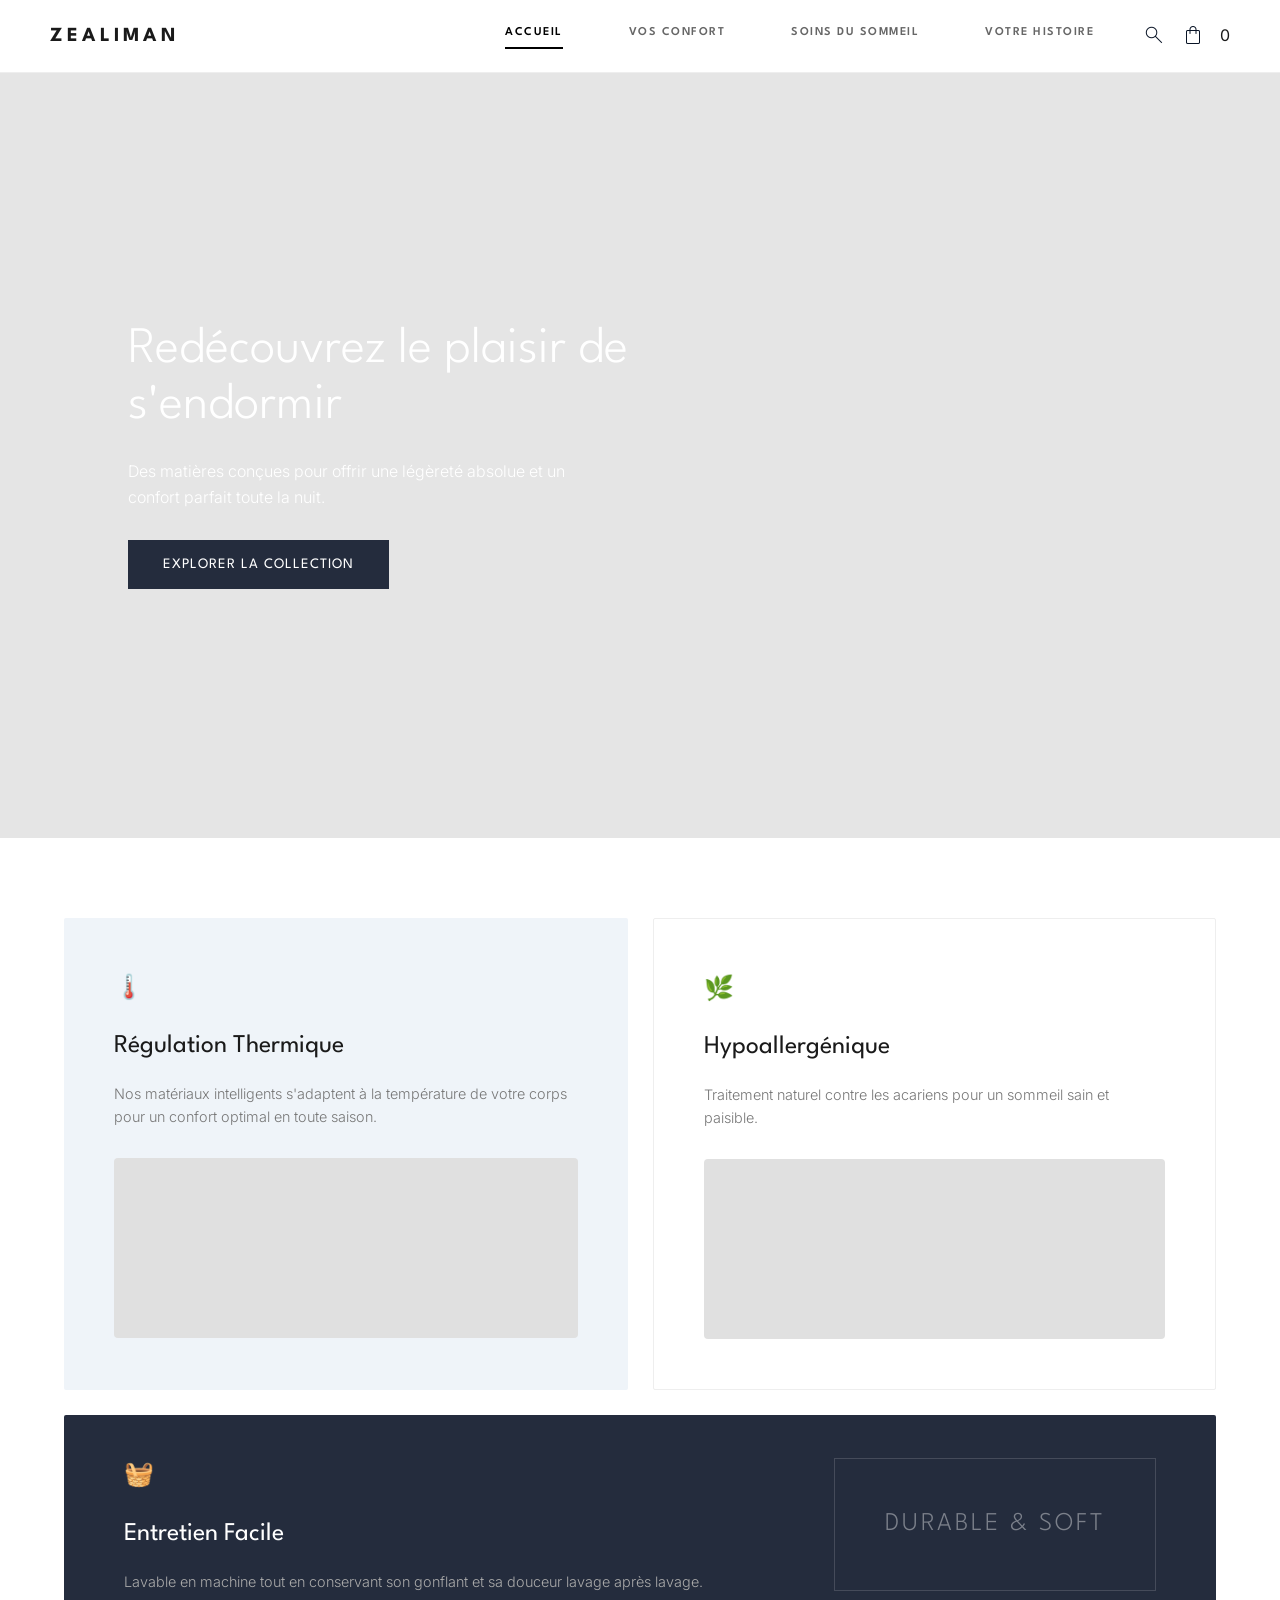
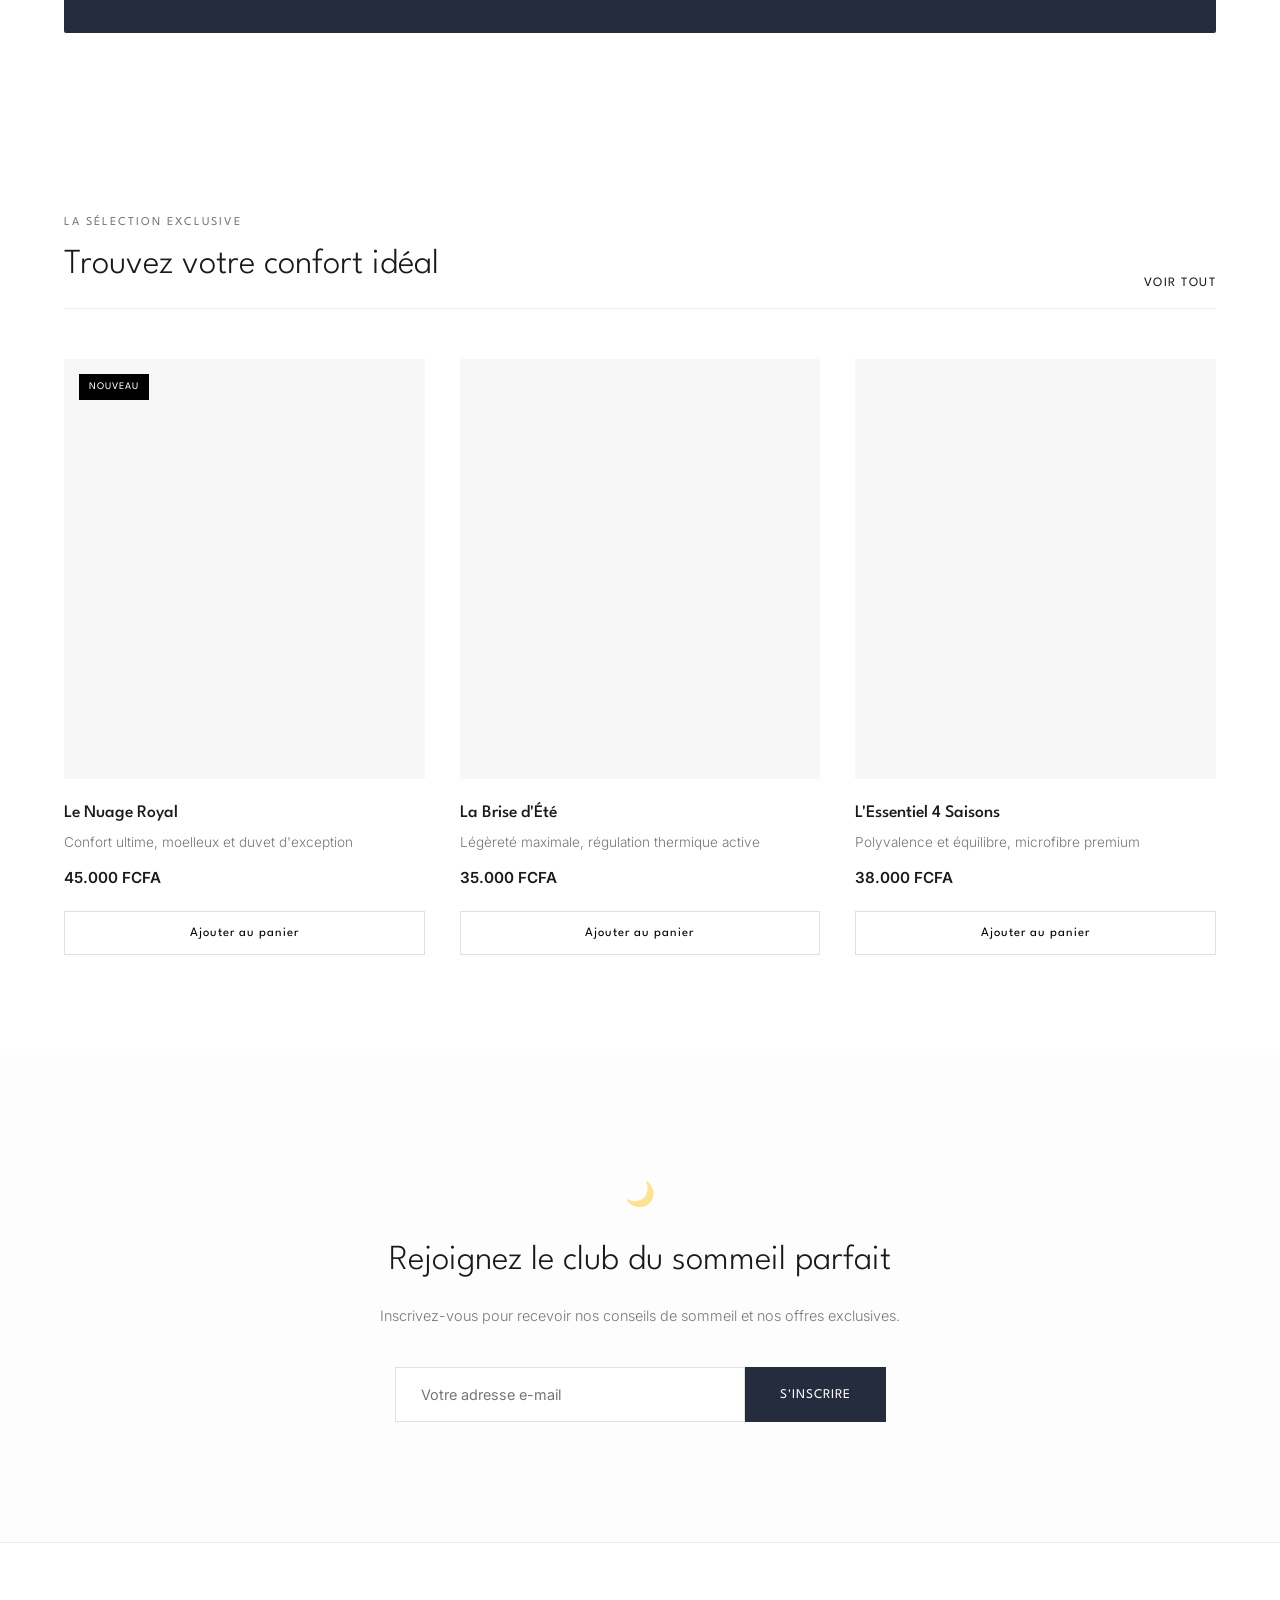
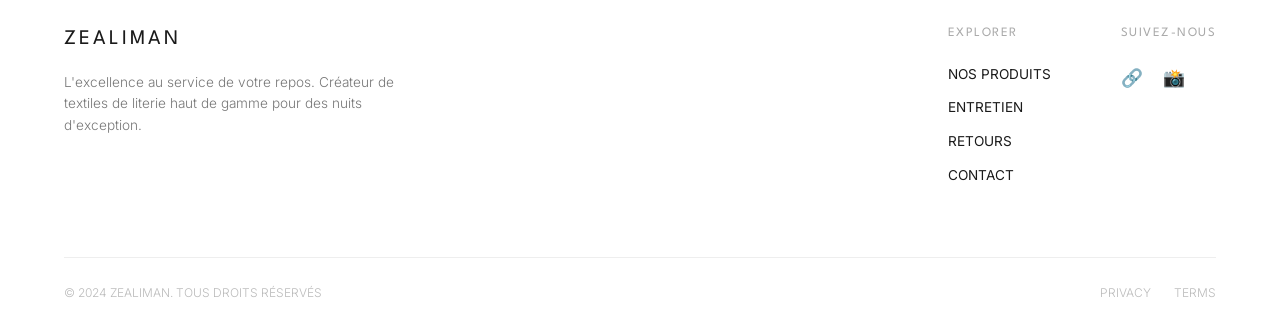
<file: Index.html>
<!DOCTYPE html>
<html lang="fr">

<head>
    <meta charset="UTF-8">
    <meta name="viewport" content="width=device-width, initial-scale=1.0">
    <title>ZEALIMAN | Redécouvrez le plaisir de s'endormir</title>
    <link rel="stylesheet" href="./Style.css">
    <link rel="preconnect" href="https://fonts.googleapis.com">
    <link rel="preconnect" href="https://fonts.gstatic.com" crossorigin>
    <link
        href="https://fonts.googleapis.com/css2?family=Inter:wght@300;400&family=League+Spartan:wght@300;400;500;600&display=swap"
        rel="stylesheet">

    <link rel="stylesheet"
        href="https://fonts.googleapis.com/css2?family=Material+Symbols+Outlined:opsz,wght,FILL,GRAD@20..48,200..700,0..1,-50..200" />

        
</head>

<body>

    <header>
        <div class="logo">ZEALIMAN</div>
        <nav>
            <nav>
                <a href="#" class="active">ACCUEIL</a>
                <a href="./IMAGES /OUR DUVETS.html">  VOS CONFORT  </a>
                <a href="./IMAGES /SLEEP GUIDE.html"> SOINS DU SOMMEIL </a>
                <a href="./IMAGES /ABOUT.html"> VOTRE HISTOIRE </a>

            </nav>
            <div class="header-icons">
                <span class="material-symbols-outlined">search</span>
                <span class="material-symbols-outlined">shopping_bag</span>
                <span class="cart-count">0</span>
            </div>
        </nav>

    </header>


    
    </div>


    <section class="hero">
        <div class="hero-content">
            <h1>Redécouvrez le plaisir de s'endormir</h1>
            <p>Des matières conçues pour offrir une légèreté absolue et un confort parfait toute la nuit.</p>
            <button class="btn-dark">Explorer la collection</button>
        </div>
    </section>

    <section class="features">
        <div class="feature-grid">
            <div class="feature-card light-blue hover-animate">
                <span class="icon">🌡️</span>
                <h3>Régulation Thermique</h3>
                <p>Nos matériaux intelligents s'adaptent à la température de votre corps pour un confort optimal en
                    toute saison.</p>
                <div class="feature-img-placeholder texture-img">
                </div>
            </div>
            <div class="feature-card white hover-animate">
                <span class="icon">🌿</span>
                <h3>Hypoallergénique</h3>
                <p>Traitement naturel contre les acariens pour un sommeil sain et paisible.</p>
                <div class="feature-img-placeholder plant-img">
                </div>
            </div>
            <div class="feature-card dark-blue wide hover-animate">
                <div class="content">
                    <span class="icon">🧺</span>
                    <h3>Entretien Facile</h3>
                    <p>Lavable en machine tout en conservant son gonflant et sa douceur lavage après lavage.</p>
                </div>
                <div class="durable-badge">DURABLE & SOFT</div>
            </div>
        </div>
    </section>

    <section class="products">
        <div class="section-header">
            <div class="title-area">
                <p class="subtitle">LA SÉLECTION EXCLUSIVE</p>
                <h2>Trouvez votre confort idéal</h2>
            </div>
            <a href="#" class="view-all">VOIR TOUT</a>
        </div>

        <div class="product-grid">
            <div class="product-item hover-animate">
                <div class="product-img img1">
                    <span class="badge">NOUVEAU</span>
                </div>
                <h4>Le Nuage Royal</h4>
                <p class="desc">Confort ultime, moelleux et duvet d'exception</p>
                <p class="price">45.000 FCFA</p>
                <button class="btn-outline">Ajouter au panier</button>
            </div>
            <div class="product-item hover-animate">
                <div class="product-img img2">
                </div>
                <h4>La Brise d'Été</h4>
                <p class="desc">Légèreté maximale, régulation thermique active</p>
                <p class="price">35.000 FCFA</p>
                <button class="btn-outline">Ajouter au panier</button>
            </div>
            <div class="product-item hover-animate">
                <div class="product-img img3">
                </div>
                <h4>L'Essentiel 4 Saisons</h4>
                <p class="desc">Polyvalence et équilibre, microfibre premium</p>
                <p class="price">38.000 FCFA</p>
                <button class="btn-outline">Ajouter au panier</button>
            </div>
        </div>
    </section>

    <section class="newsletter">
        <span class="moon-icon">🌙</span>
        <h2>Rejoignez le club du sommeil parfait</h2>
        <p>Inscrivez-vous pour recevoir nos conseils de sommeil et nos offres exclusives.</p>
        <form class="newsletter-form">
            <input type="email" placeholder="Votre adresse e-mail" required>
            <button type="submit">S'INSCRIRE</button>
        </form>
    </section>

    <footer>
        <div class="footer-top">
            <div class="footer-brand">
                <h3>ZEALIMAN</h3>
                <p>L'excellence au service de votre repos. Créateur de textiles de literie haut de gamme pour des nuits
                    d'exception.</p>
            </div>
            <div class="footer-links">
                <div class="column">
                    <h4>EXPLORER</h4>
                    <a href="#">NOS PRODUITS</a>
                    <a href="#">ENTRETIEN</a>
                    <a href="#">RETOURS</a>
                    <a href="#">CONTACT</a>
                </div>
                <div class="column">
                    <h4>SUIVEZ-NOUS</h4>
                    <div class="socials">
                        <span class="icon-btn">🔗</span>
                        <span class="icon-btn">📸</span>
                    </div>
                </div>
            </div>
        </div>
        <div class="footer-bottom">
            <p>© 2024 ZEALIMAN. TOUS DROITS RÉSERVÉS</p>
            <div class="legal">
                <a href="#">PRIVACY</a>
                <a href="#">TERMS</a>
            </div>
        </div>
    </footer>

</body>

</html>
</file>
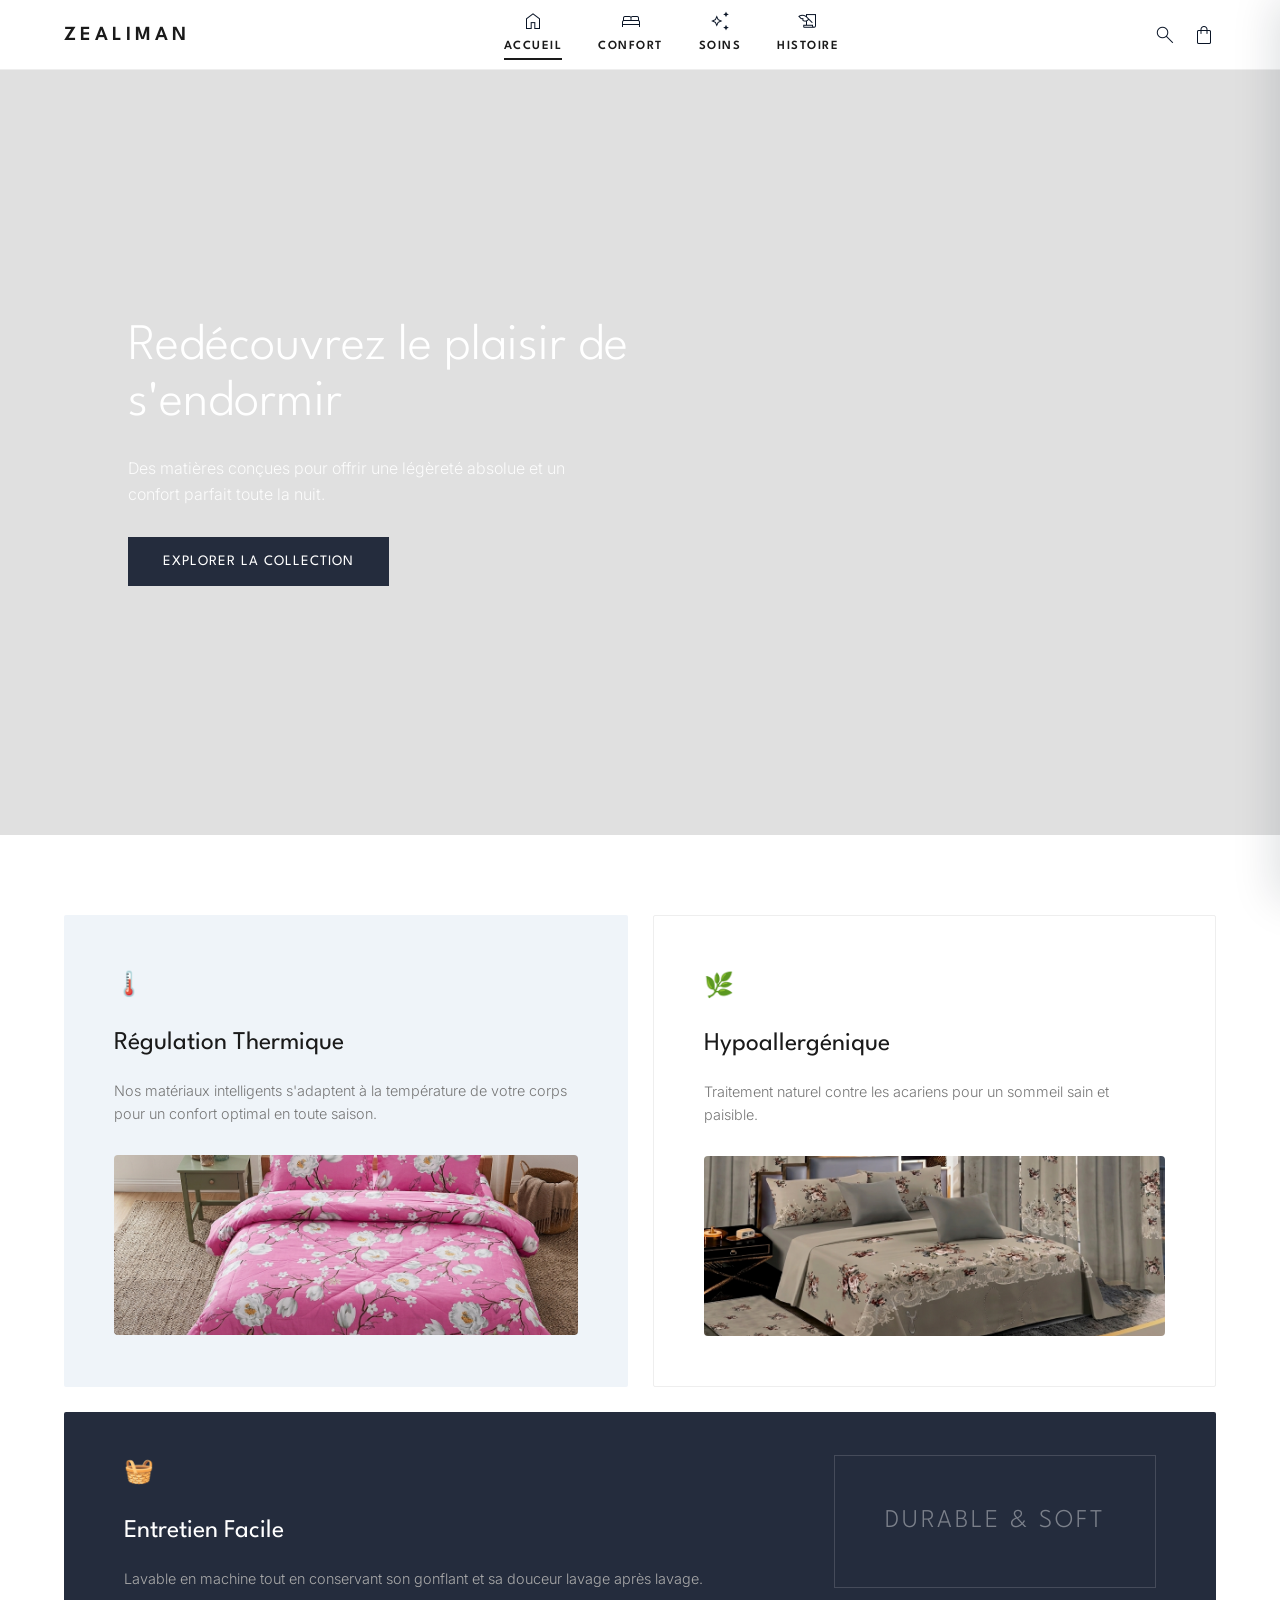
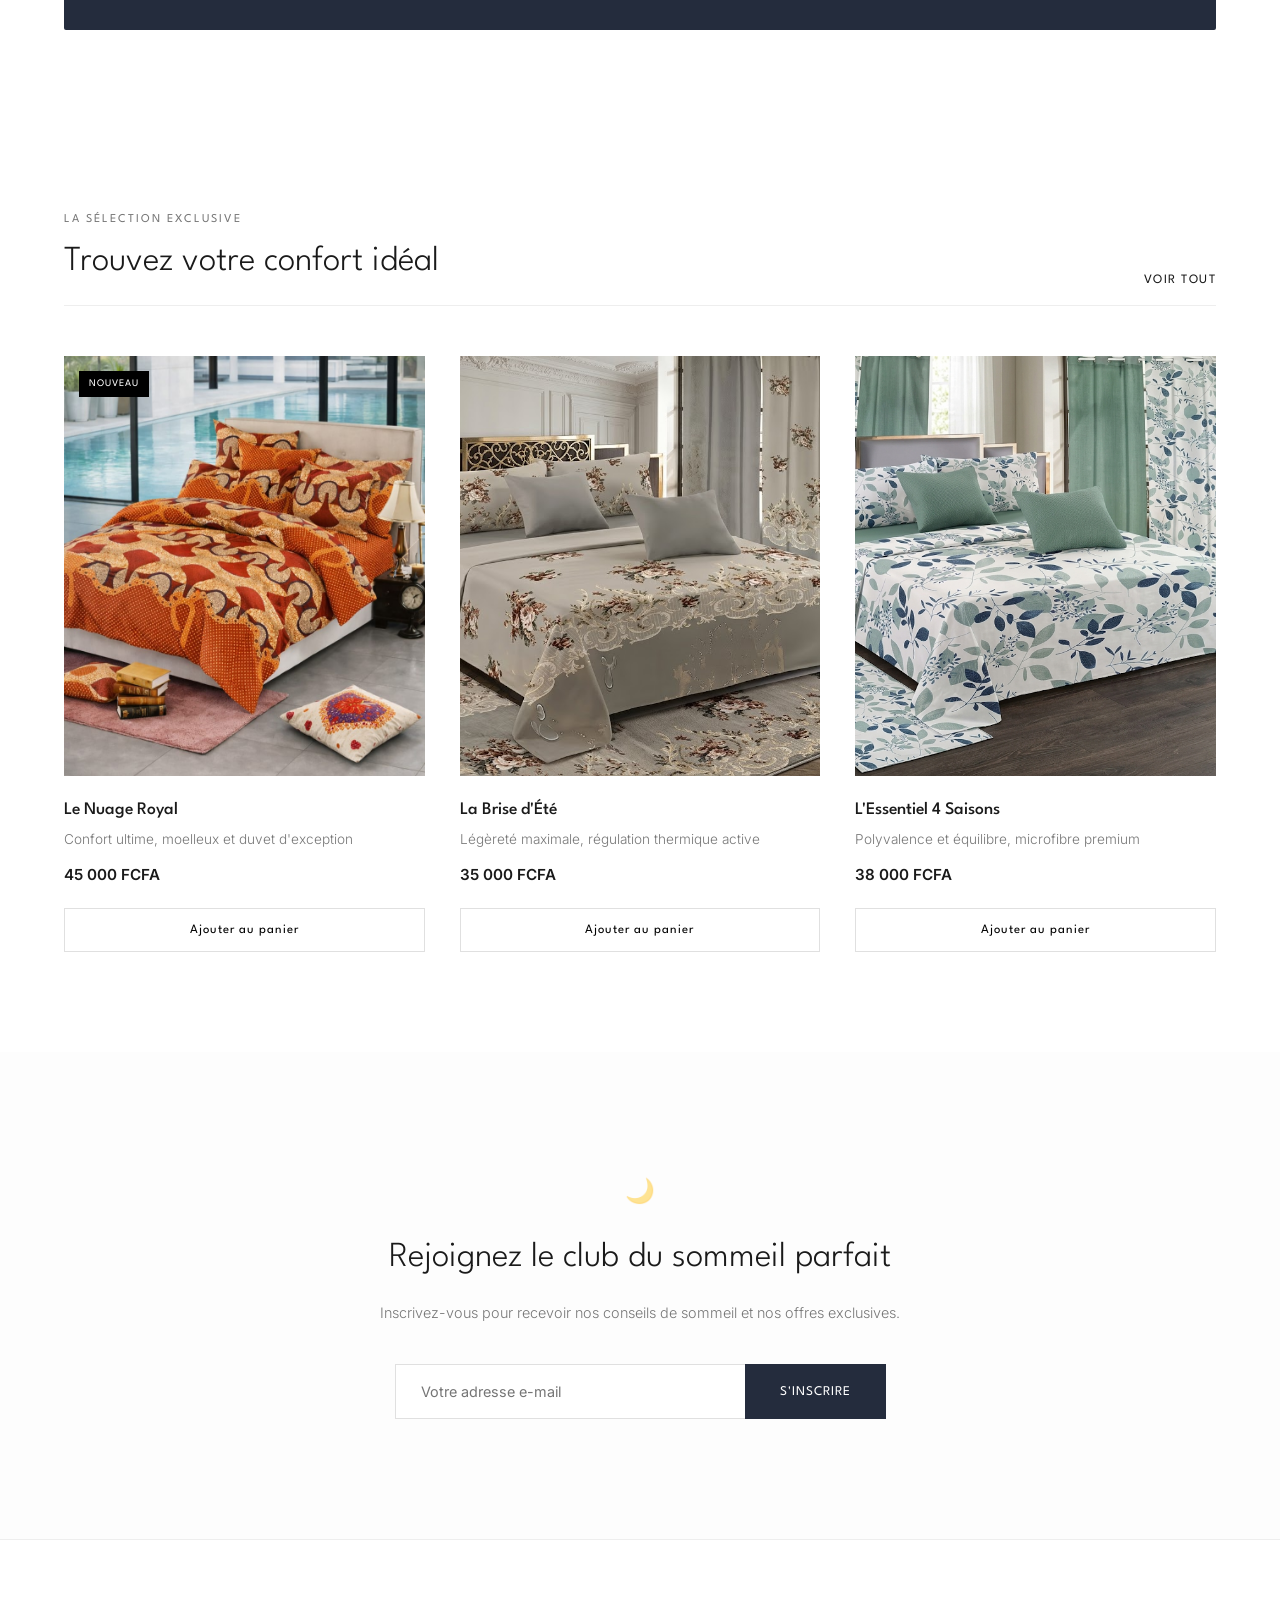
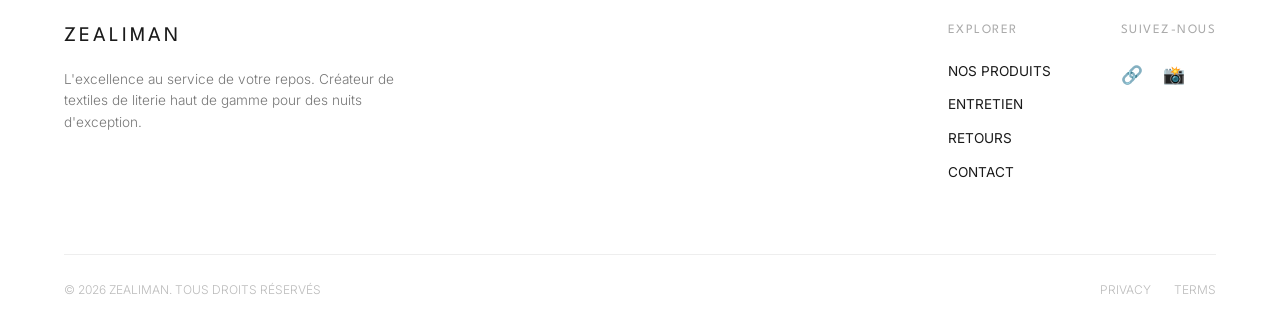
<file: index.html>
<!DOCTYPE html>
<html lang="fr">

<head>
    <meta charset="UTF-8">
    <meta name="viewport" content="width=device-width, initial-scale=1.0">
    <title>ZEALIMAN | Redécouvrez le plaisir de s'endormir</title>
    <link rel="stylesheet" href="./style.css">
    <link rel="stylesheet" href="./cart.css">
    <link rel="preconnect" href="https://fonts.googleapis.com">
    <link rel="preconnect" href="https://fonts.gstatic.com" crossorigin>
    <link href="https://fonts.googleapis.com/css2?family=Inter:wght@300;400&family=League+Spartan:wght@300;400;500;600&display=swap" rel="stylesheet">
    <link rel="stylesheet" href="https://fonts.googleapis.com/css2?family=Material+Symbols+Outlined:opsz,wght,FILL,GRAD@20..48,200..700,0..1,-50..200" />
</head>

<body>

    <!-- HEADER -->
    <header>
        <div class="logo">ZEALIMAN</div>

        <nav class="main-nav">
            <a href="#" class="active">
                <span class="material-symbols-outlined mobile-only">home</span>
                <span class="nav-text">ACCUEIL</span>
            </a>
            <a href="./IMAGES/OUR%20DUVETS.html">
                <span class="material-symbols-outlined mobile-only">bed</span>
                <span class="nav-text">CONFORT</span>
            </a>
            <a href="./IMAGES/SLEEP%20GUIDE.html">
                <span class="material-symbols-outlined mobile-only">auto_awesome</span>
                <span class="nav-text">SOINS</span>
            </a>
            <a href="./IMAGES/ABOUT.html">
                <span class="material-symbols-outlined mobile-only">history_edu</span>
                <span class="nav-text">HISTOIRE</span>
            </a>
        </nav>

        <div class="header-icons">
            <span class="material-symbols-outlined">search</span>
            <div class="cart-wrapper">
                <span class="material-symbols-outlined">shopping_bag</span>
                <span class="cart-count" id="cart-count">0</span>
            </div>
        </div>
    </header>

    <!-- HERO -->
    <section class="hero">
        <div class="hero-content">
            <h1>Redécouvrez le plaisir de s'endormir</h1>
            <p>Des matières conçues pour offrir une légèreté absolue et un confort parfait toute la nuit.</p>
            <button class="btn-dark" onclick="window.location.href='./IMAGES/OUR%20DUVETS.html'">Explorer la collection</button>
        </div>
    </section>

    <!-- FEATURES -->
    <section class="features">
        <div class="feature-grid">
            <div class="feature-card light-blue hover-animate">
                <span class="icon">🌡️</span>
                <h3>Régulation Thermique</h3>
                <p>Nos matériaux intelligents s'adaptent à la température de votre corps pour un confort optimal en toute saison.</p>
                <div class="feature-img-placeholder">
                    <img src="./13.png" alt="Régulation thermique">
                </div>
            </div>
            <div class="feature-card white hover-animate">
                <span class="icon">🌿</span>
                <h3>Hypoallergénique</h3>
                <p>Traitement naturel contre les acariens pour un sommeil sain et paisible.</p>
                <div class="feature-img-placeholder">
                    <img src="./9.png" alt="Hypoallergénique">
                </div>
            </div>
            <div class="feature-card dark-blue hover-animate">
                <div class="feature-content">
                    <span class="icon">🧺</span>
                    <h3>Entretien Facile</h3>
                    <p>Lavable en machine tout en conservant son gonflant et sa douceur lavage après lavage.</p>
                </div>
                <div class="durable-badge">DURABLE & SOFT</div>
            </div>
        </div>
    </section>

    <!-- PRODUITS -->
    <section class="products">
        <div class="section-header">
            <div class="title-area">
                <p class="subtitle">LA SÉLECTION EXCLUSIVE</p>
                <h2>Trouvez votre confort idéal</h2>
            </div>
            <a href="./IMAGES/OUR%20DUVETS.html" class="view-all">VOIR TOUT</a>
        </div>

        <div class="product-grid">
            <div class="product-item hover-animate">
                <div class="product-img img1">
                    <span class="badge">NOUVEAU</span>
                </div>
                <h4>Le Nuage Royal</h4>
                <p class="desc">Confort ultime, moelleux et duvet d'exception</p>
                <p class="price">45 000 FCFA</p>
                <button class="btn-outline" onclick="addToCart('Le Nuage Royal', 45000, this)">Ajouter au panier</button>
            </div>
            <div class="product-item hover-animate">
                <div class="product-img img2"></div>
                <h4>La Brise d'Été</h4>
                <p class="desc">Légèreté maximale, régulation thermique active</p>
                <p class="price">35 000 FCFA</p>
                <button class="btn-outline" onclick="addToCart('La Brise d\'Été', 35000, this)">Ajouter au panier</button>
            </div>
            <div class="product-item hover-animate">
                <div class="product-img img3"></div>
                <h4>L'Essentiel 4 Saisons</h4>
                <p class="desc">Polyvalence et équilibre, microfibre premium</p>
                <p class="price">38 000 FCFA</p>
                <button class="btn-outline" onclick="addToCart('L\'Essentiel 4 Saisons', 38000, this)">Ajouter au panier</button>
            </div>
        </div>
    </section>

    <!-- NEWSLETTER -->
    <section class="newsletter">
        <span class="moon-icon">🌙</span>
        <h2>Rejoignez le club du sommeil parfait</h2>
        <p>Inscrivez-vous pour recevoir nos conseils de sommeil et nos offres exclusives.</p>
        <div class="newsletter-form">
            <input type="email" placeholder="Votre adresse e-mail">
            <button type="button">S'INSCRIRE</button>
        </div>
    </section>

    <!-- FOOTER -->
    <footer>
        <div class="footer-top">
            <div class="footer-brand">
                <h3>ZEALIMAN</h3>
                <p>L'excellence au service de votre repos. Créateur de textiles de literie haut de gamme pour des nuits d'exception.</p>
            </div>
            <div class="footer-links">
                <div class="column">
                    <h4>EXPLORER</h4>
                    <a href="./IMAGES/OUR%20DUVETS.html">NOS PRODUITS</a>
                    <a href="./IMAGES/SLEEP%20GUIDE.html">ENTRETIEN</a>
                    <a href="#">RETOURS</a>
                    <a href="#">CONTACT</a>
                </div>
                <div class="column">
                    <h4>SUIVEZ-NOUS</h4>
                    <div class="socials">
                        <span class="icon-btn">🔗</span>
                        <span class="icon-btn">📸</span>
                    </div>
                </div>
            </div>
        </div>
        <div class="footer-bottom">
            <p>© 2026 ZEALIMAN. TOUS DROITS RÉSERVÉS</p>
            <div class="legal">
                <a href="#">PRIVACY</a>
                <a href="#">TERMS</a>
            </div>
        </div>
    </footer>

    <script src="./cart.js"></script>

</body>
</html>
</file>
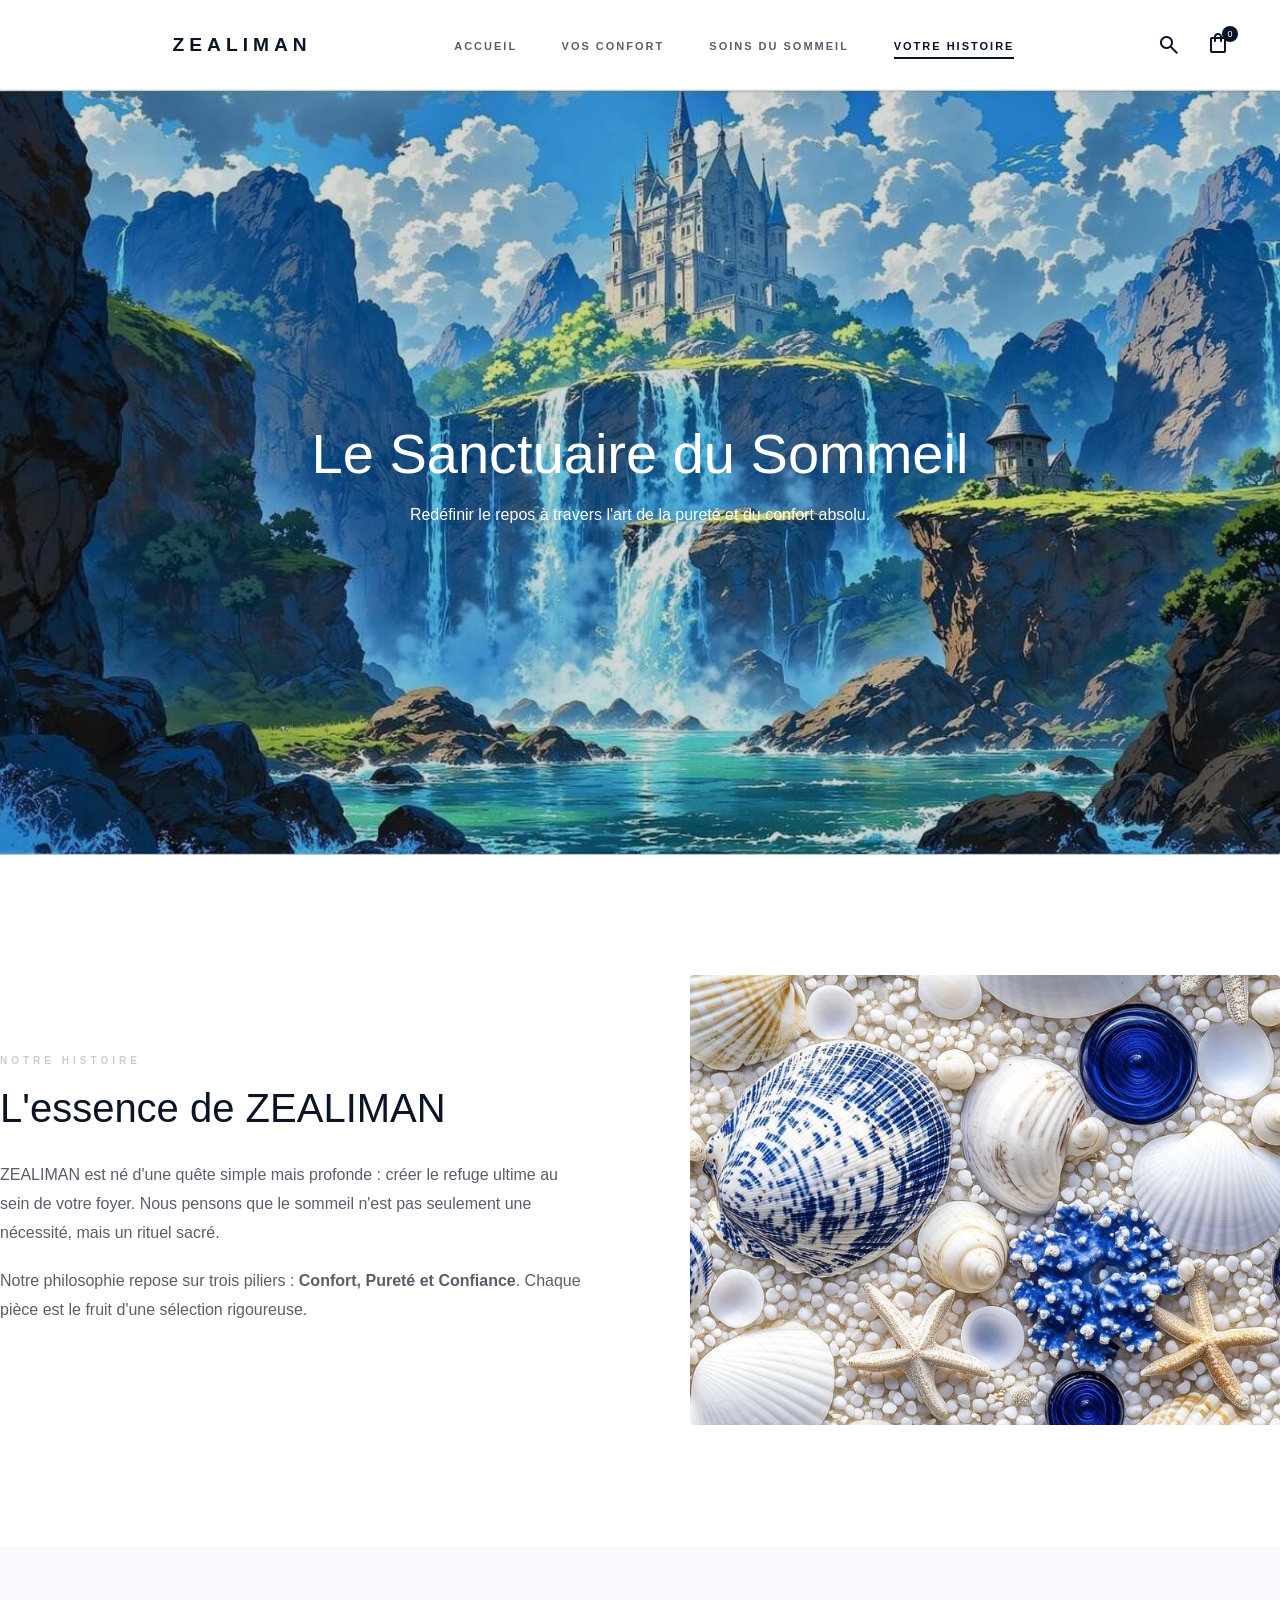
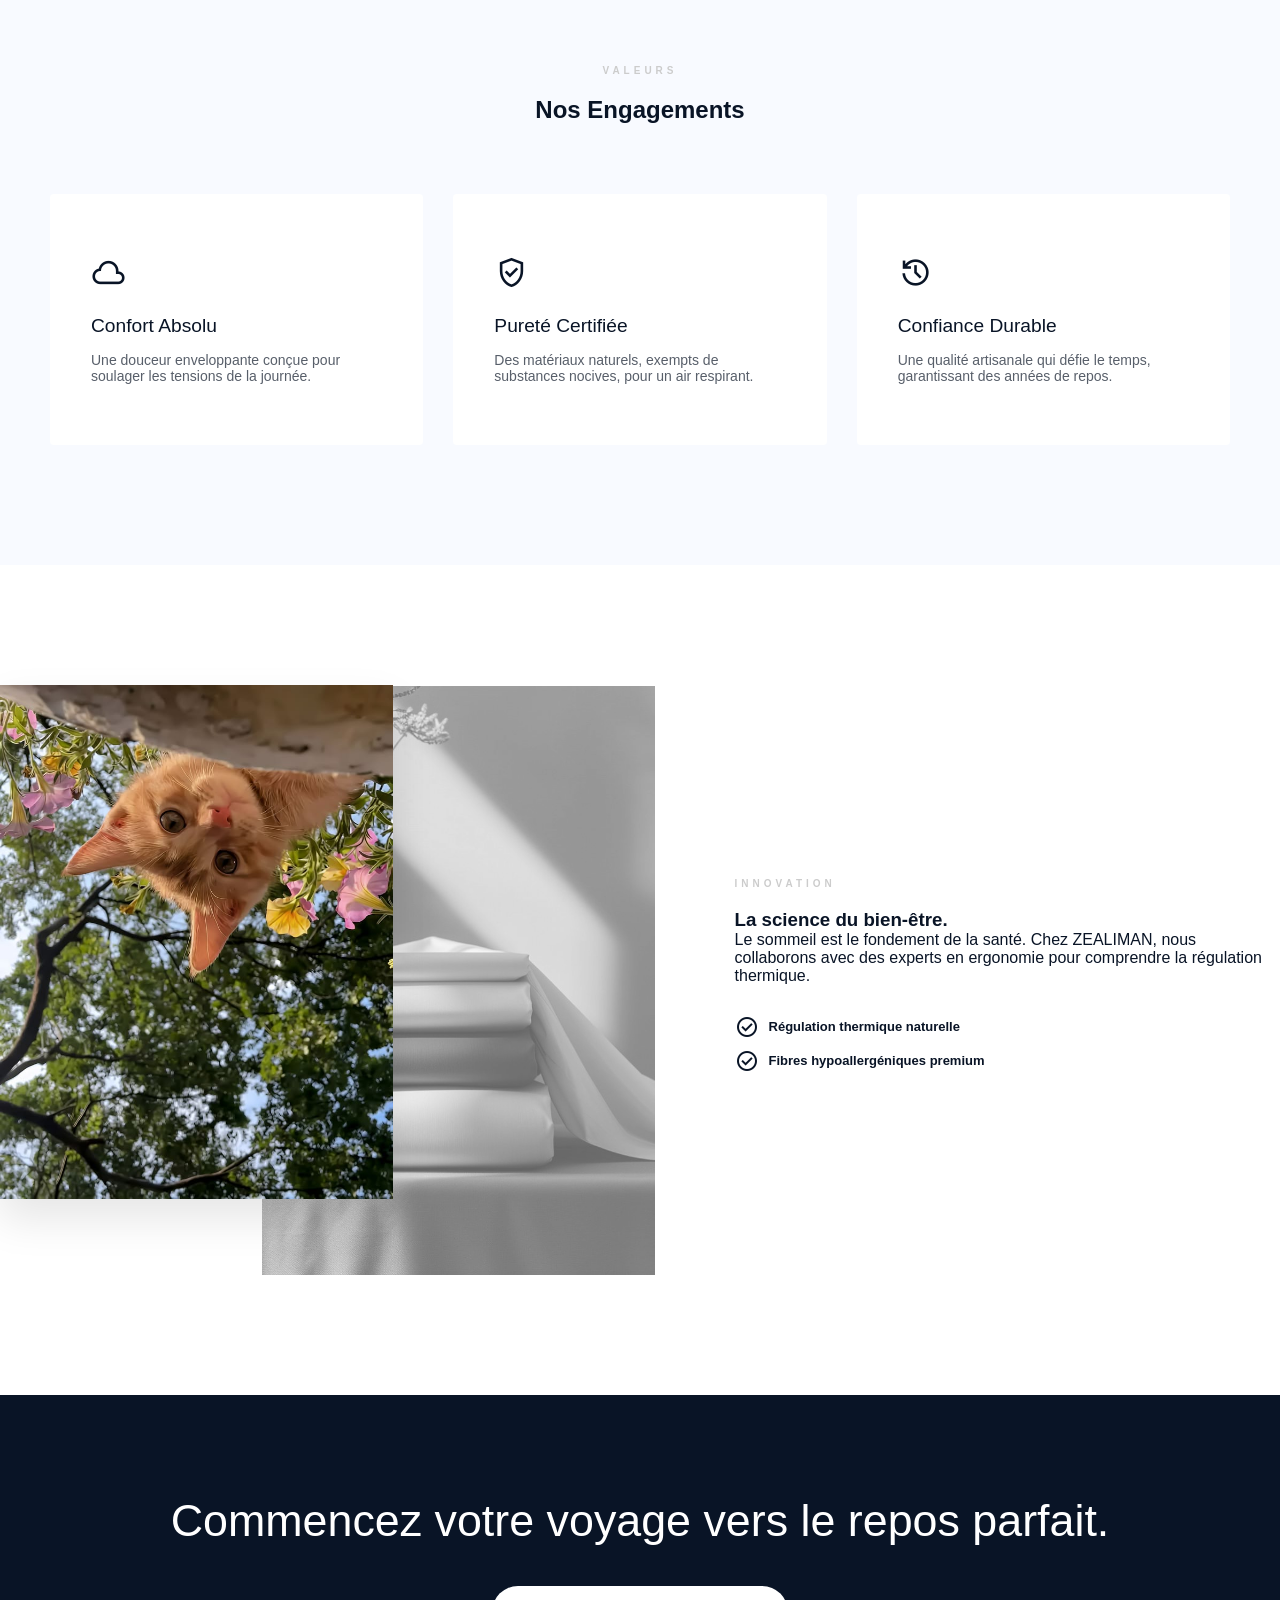
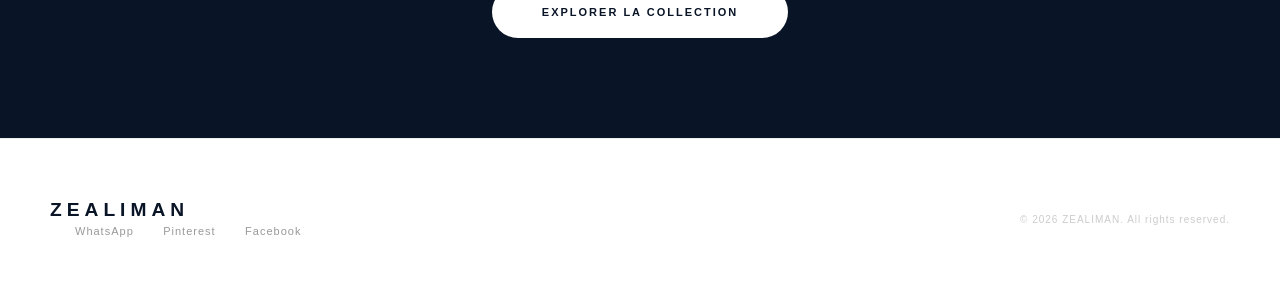
<file: IMAGES /ABOUT.html>
<!DOCTYPE html>
<html lang="fr">

<head>
    <meta charset="UTF-8">
    <meta name="viewport" content="width=device-width, initial-scale=1.0">
    <title>ZEALIMAN | L'excellence du sommeil</title>
    <link rel="stylesheet" href="./ABOUT.css">
    <link href="https://fonts.googleapis.com/css2?family=Manrope:wght@200;300;500;700&display=swap" rel="stylesheet">
    <link rel="stylesheet"
        href="https://fonts.googleapis.com/css2?family=Material+Symbols+Outlined:opsz,wght,FILL,GRAD@24,200,0,0" />
        <meta name="viewport" content="width=device-width, initial-scale=1.0">
</head>

<body>

    <header>
        <div class="container nav-wrapper">
            <div class="menu-trigger">

            </div>
            <div class="logo">ZEALIMAN</div>
            <nav class="desktop-nav">
                <a href="../index.html">
                    <span class="material-symbols-outlined mobile-only">home</span>

                    ACCUEIL</a>
                <a href="./OUR DUVETS.html">
                    <span class="material-symbols-outlined mobile-only">bed</span>

                    VOS CONFORT </a>
                <a href="./SLEEP GUIDE.html">
                    <span class="material-symbols-outlined mobile-only">auto_awesome</span>

                    SOINS DU SOMMEIL </a>
                <a href="#" class="active">
                    <span class="material-symbols-outlined mobile-only">history_edu</span>

                    VOTRE HISTOIRE </a>
            </nav>
            <div class="header-icons">
                <span class="material-symbols-outlined">search</span>
                <div class="cart-wrapper">
                    <span class="material-symbols-outlined">shopping_bag</span>
                    <span class="cart-count">0</span>
                </div>
            </div>
        </div>
    </header>

    <main>
        <section class="hero">
            <div class="hero-overlay"></div>
            <div class="container hero-content">
                <h1>Le Sanctuaire du Sommeil</h1>
                <p>Redéfinir le repos à travers l'art de la pureté et du confort absolu.</p>
            </div>
        </section>

        <section class="container section-spacing">
            <div class="story-grid">
                <div class="story-text">
                    <span class="eyebrow">NOTRE HISTOIRE</span>
                    <h2>L'essence de ZEALIMAN</h2>
                    <p>ZEALIMAN est né d'une quête simple mais profonde : créer le refuge ultime au sein de votre foyer.
                        Nous pensons que le sommeil n'est pas seulement une nécessité, mais un rituel sacré.</p>
                    <p>Notre philosophie repose sur trois piliers : <strong>Confort, Pureté et Confiance</strong>.
                        Chaque pièce est le fruit d'une sélection rigoureuse.</p>
                </div>
                <div class="story-visual">
                    <div class="abstract-pattern"></div>
                </div>
            </div>
        </section>

        <section class="bg-light section-spacing">
            <div class="container">
                <div class="center-title">
                    <span class="eyebrow">VALEURS</span>
                    <h2>Nos Engagements</h2>
                </div>
                <div class="cards-grid">
                    <div class="engagement-card">
                        <span class="material-symbols-outlined">cloud</span>
                        <h3>Confort Absolu</h3>
                        <p>Une douceur enveloppante conçue pour soulager les tensions de la journée.</p>
                    </div>
                    <div class="engagement-card">
                        <span class="material-symbols-outlined">verified_user</span>
                        <h3>Pureté Certifiée</h3>
                        <p>Des matériaux naturels, exempts de substances nocives, pour un air respirant.</p>
                    </div>
                    <div class="engagement-card">
                        <span class="material-symbols-outlined">history</span>
                        <h3>Confiance Durable</h3>
                        <p>Une qualité artisanale qui défie le temps, garantissant des années de repos.</p>
                    </div>
                </div>
            </div>
        </section>

        <section class="container section-spacing">
            <div class="innovation-flex">
                <div class="innovation-images">
                    <img src="../cat.jpeg" alt="Plume"
                        class="img-top">
                    <img src="../unique.jpeg" alt="Laboratoire"
                        class="img-bottom">
                </div>
                <div class="innovation-content">
                    <span class="eyebrow">INNOVATION</span>
                    <h3>La science du bien-être.</h3>
                    <p>Le sommeil est le fondement de la santé. Chez ZEALIMAN, nous collaborons avec des experts en
                        ergonomie pour comprendre la régulation thermique.</p>
                    <ul class="custom-checks">
                        <li><span class="material-symbols-outlined">check_circle</span> Régulation thermique naturelle
                        </li>
                        <li><span class="material-symbols-outlined">check_circle</span> Fibres hypoallergéniques premium
                        </li>
                    </ul>
                </div>
            </div>
        </section>

        <section class="cta-section">
            <div class="container cta-box">
                <h2>Commencez votre voyage vers le repos parfait.</h2>
                <a href="./Collections.html" class="btn-primary">EXPLORER LA COLLECTION</a>
            </div>
        </section>
    </main>

    <footer>
        <div class="container footer-grid">
            <div class="footer-brand">
                <div class="logo">ZEALIMAN</div>
                <div class="socials">
                    <a href="#">WhatsApp</a>
                    <a href="#">Pinterest</a>
                    <a href="#">Facebook</a>
                </div>
            </div>
            <div class="footer-copy">
                <p>© 2026 ZEALIMAN. All rights reserved.</p>
            </div>
        </div>
    </footer>

</body>

</html>
</file>
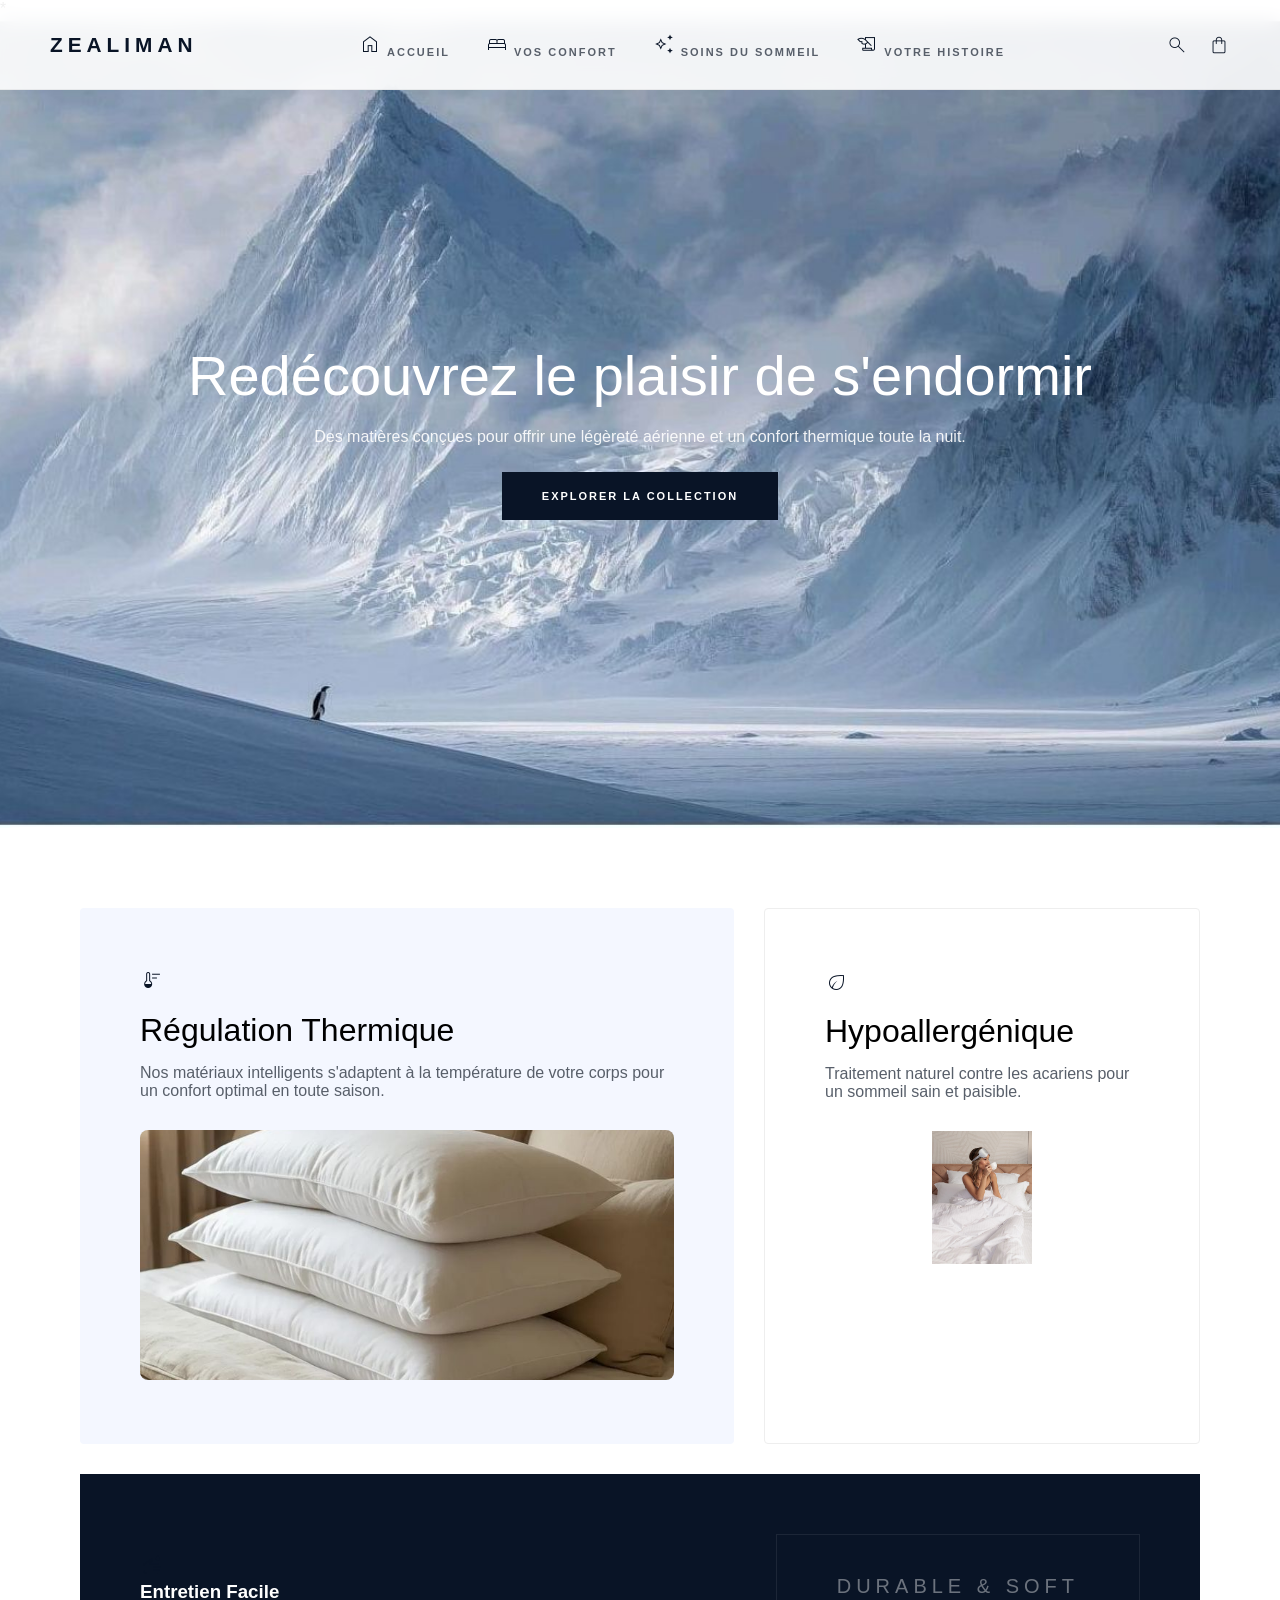
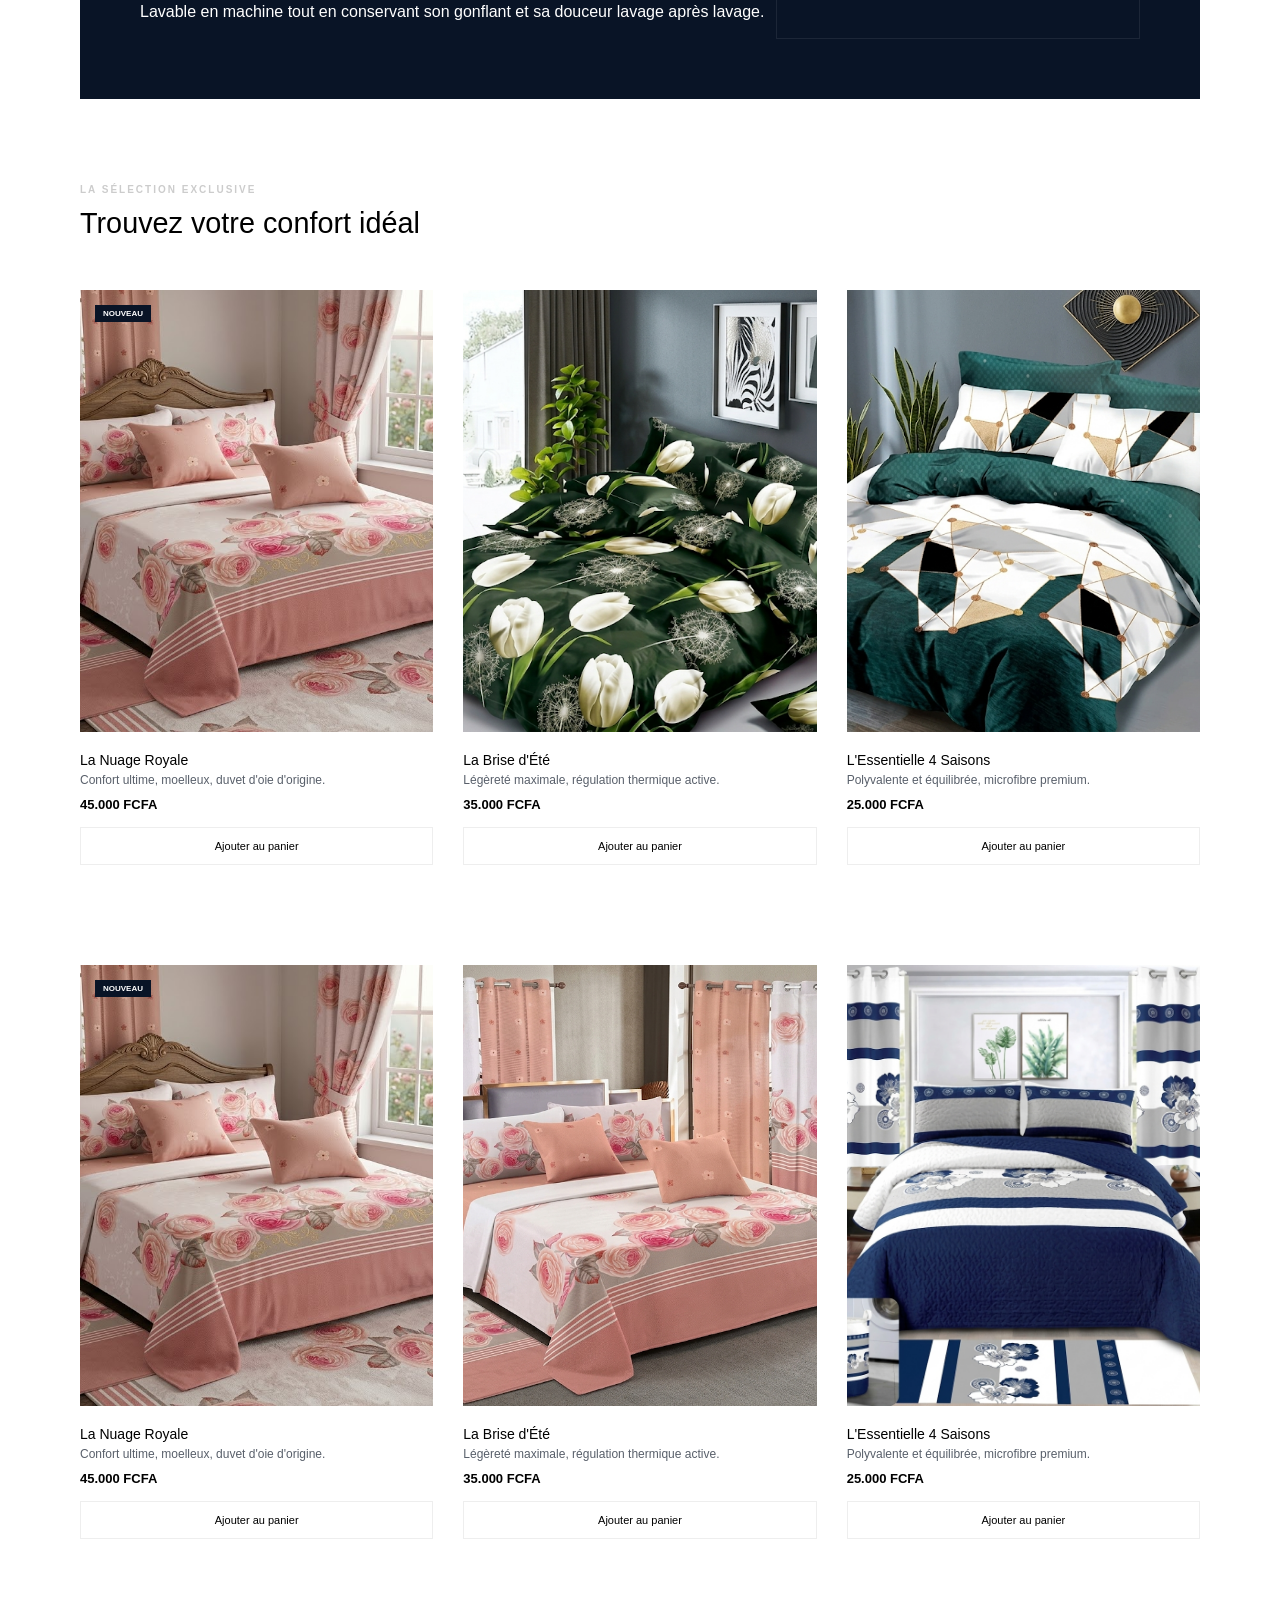
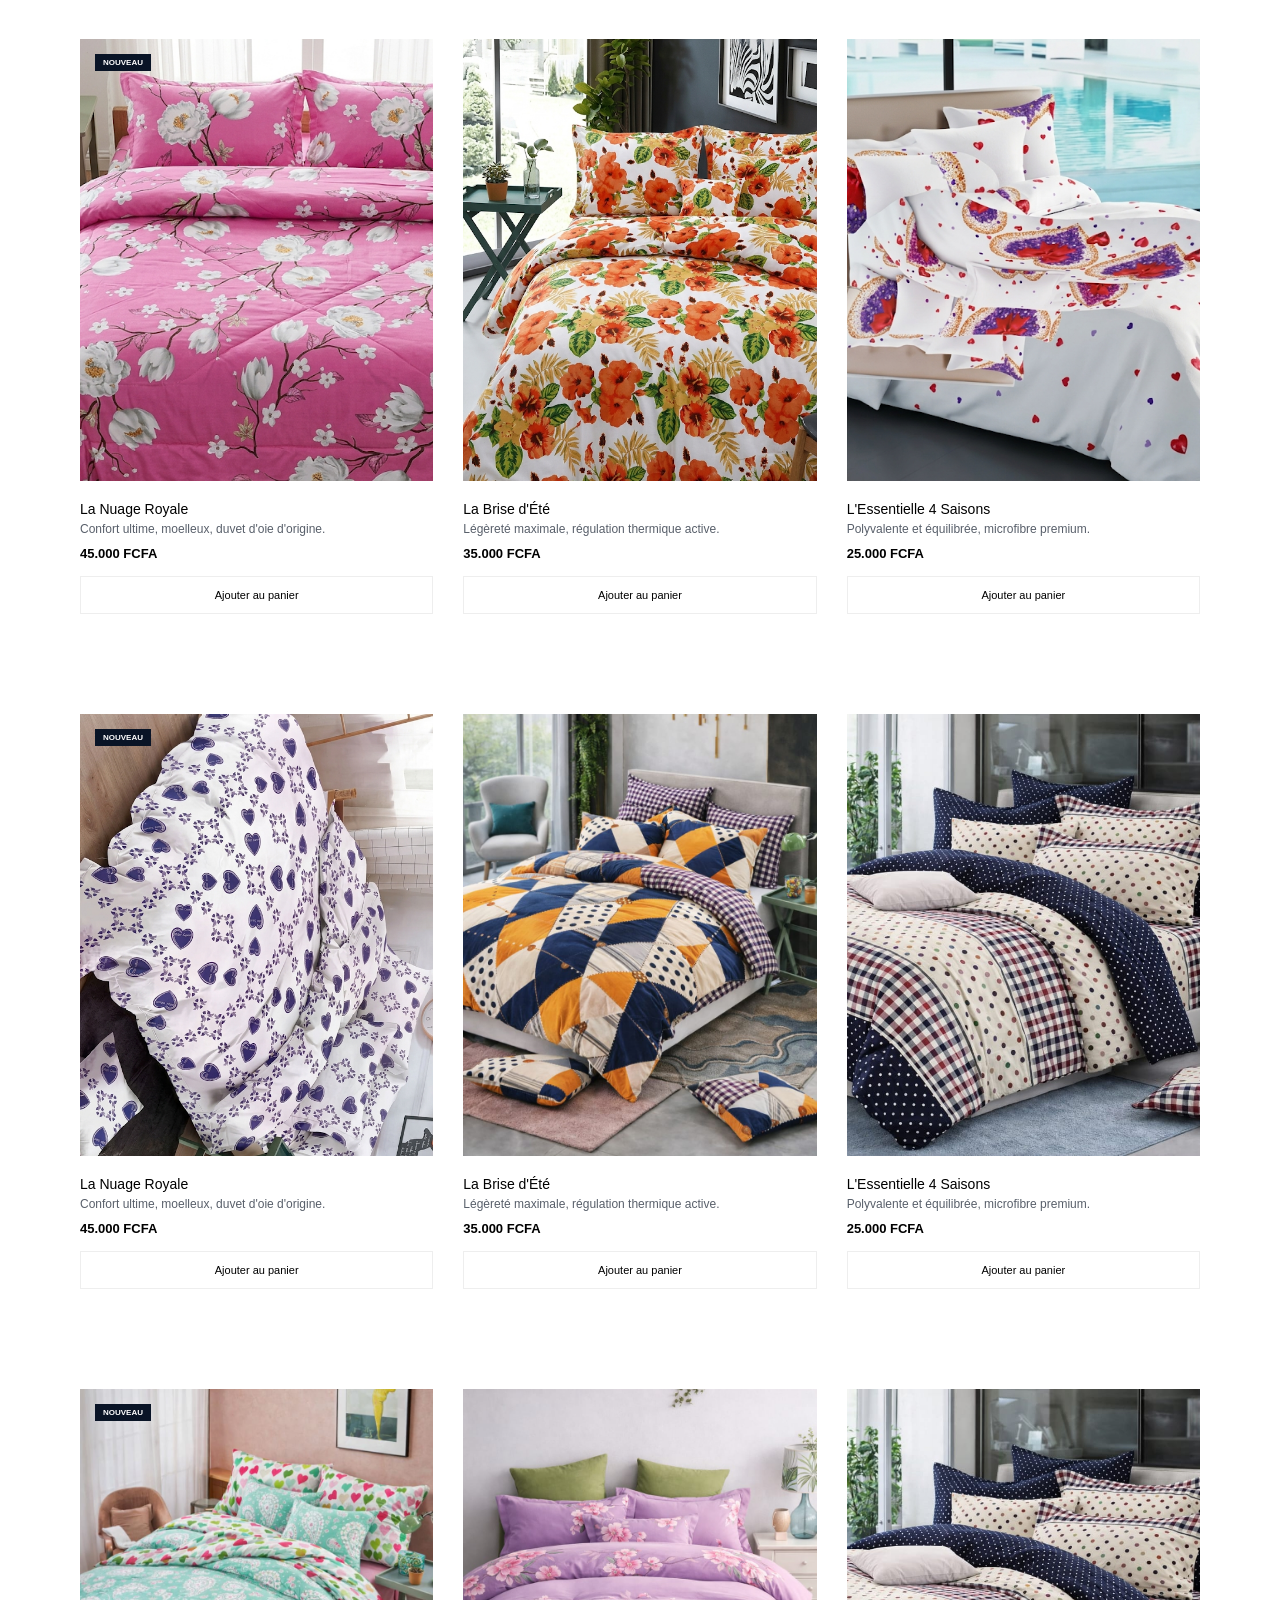
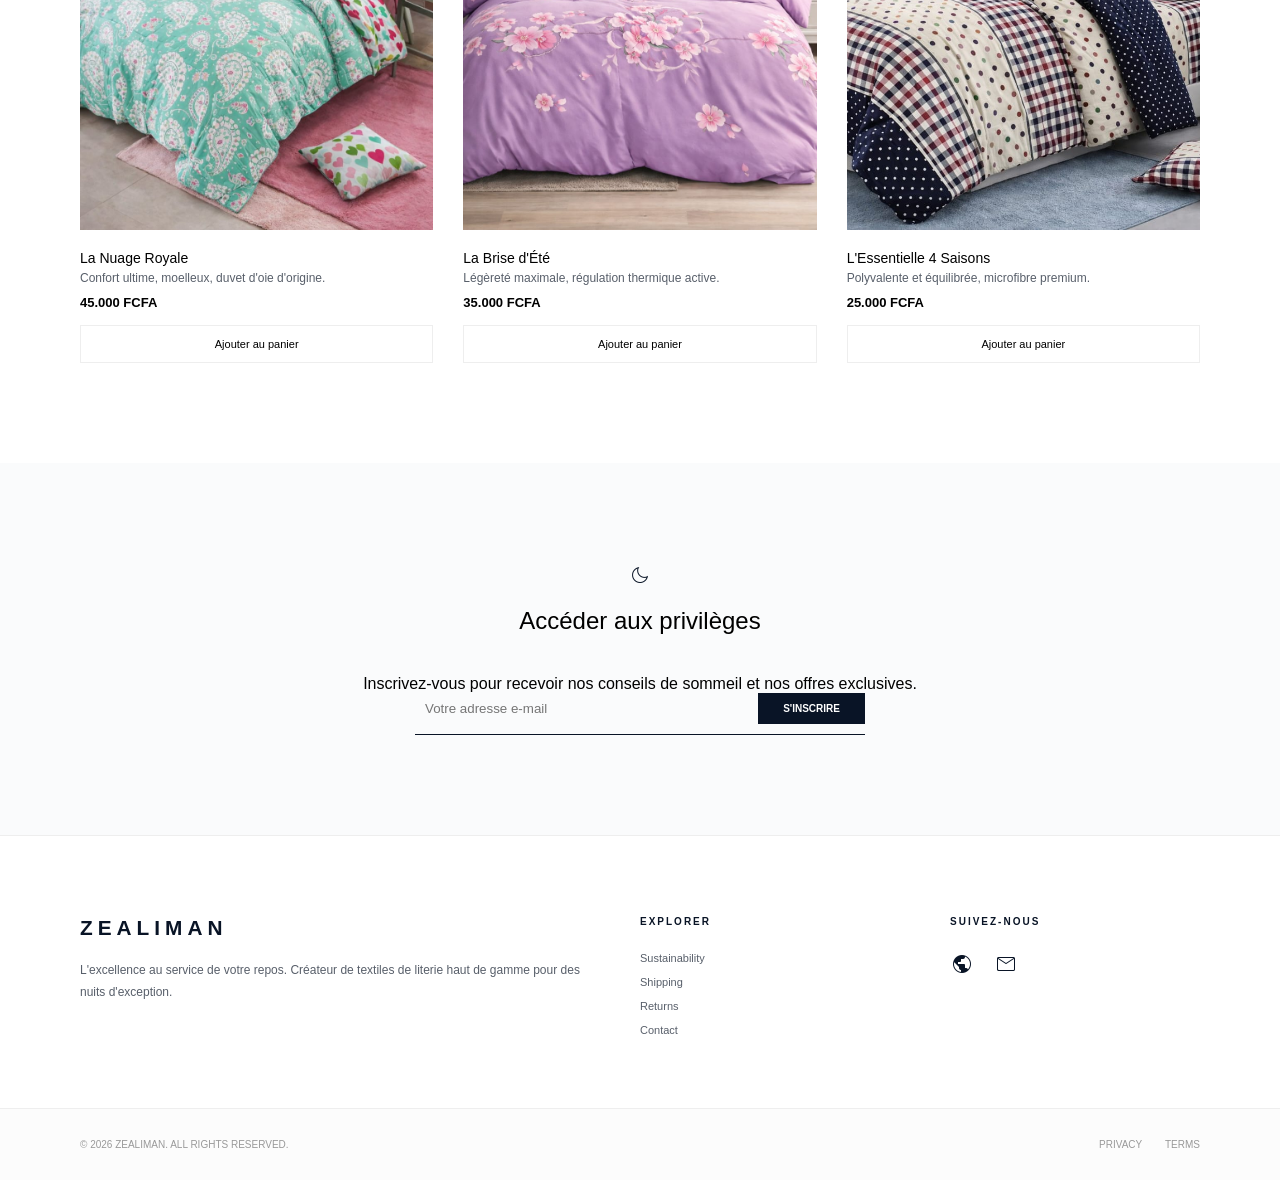
<file: IMAGES /Collections.html>
<!DOCTYPE html>
<html lang="en">

<head>
    <meta charset="UTF-8">
    <meta name="viewport" content="width=device-width, initial-scale=1.0">
    <title>Document</title>*
    <link rel="stylesheet" href="./Collections.css">
    <link rel="stylesheet"
        href="https://fonts.googleapis.com/css2?family=Material+Symbols+Outlined:opsz,wght,FILL,GRAD@20..48,200..700,0..1,-50..200" />
    <meta name="viewport" content="width=device-width, initial-scale=1.0">
</head>

<body>

    <header>
        <div class="logo">ZEALIMAN</div>
        <nav>
            <a href="../index.html">
                <span class="material-symbols-outlined mobile-only">home</span>

                ACCUEIL</a>


            <a href="./OUR DUVETS.html">
                <span class="material-symbols-outlined mobile-only">bed</span>

                VOS CONFORT </a>

            <a href="./IMAGES/SLEEP GUIDE.html">
                <span class="material-symbols-outlined mobile-only">auto_awesome</span>
                SOINS DU SOMMEIL </a>

            <a href="./ABOUT.html">
                <span class="material-symbols-outlined mobile-only">history_edu</span>

                VOTRE HISTOIRE </a>
        </nav>
        <div class="header-icons">
            <span class="material-symbols-outlined">search</span>
            <span class="material-symbols-outlined">shopping_bag</span>
        </div>
    </header>

    <nav class="mobile-bottom-nav">
        <a href="../index.html" class="nav-item active">
            <span class="material-symbols-outlined">home</span>
            <span class="nav-text">Accueil</span>
        </a>
        <a href="./OUR DUVETS.html" class="nav-item">
            <span class="material-symbols-outlined">bed</span>
            <span class="nav-text">Confort</span>
        </a>
        <a href="#" class="nav-item">
            <span class="material-symbols-outlined">shopping_bag</span>
            <span class="nav-text">Panier</span>
        </a>
        <a href="./IMAGES/SLEEP GUIDE.html" class="nav-item">
            <span class="material-symbols-outlined">auto_awesome</span>
            <span class="nav-text">Soins</span>
        </a>
        <a href="./ABOUT.html" class="nav-item">
            <span class="material-symbols-outlined">history_edu</span>
            <span class="nav-text">Histoire</span>
        </a>
    </nav>

    <main>
        <section class="hero">
            <div class="hero-content">
                <h1>Redécouvrez le plaisir de s'endormir</h1>
                <p>Des matières conçues pour offrir une légèreté aérienne et un confort thermique toute la nuit.</p>
                <a href="#" class="btn-dark">Explorer la collection</a>
            </div>
        </section>

        <section class="container reassurance-grid">
            <div class="card-large bg-light-blue">
                <span class="material-symbols-outlined icon-top">thermostat</span>
                <h2>Régulation Thermique</h2>
                <p>Nos matériaux intelligents s'adaptent à la température de votre corps pour un confort optimal en
                    toute saison.</p>
                <div class="card-img-placeholder">
                    <img src="../Cousiens9.jpeg" alt="Texture">
                </div>
            </div>

            <div class="card-small">
                <span class="material-symbols-outlined icon-top">eco</span>
                <h2>Hypoallergénique</h2>
                <p>Traitement naturel contre les acariens pour un sommeil sain et paisible.</p>
                <img src="../Cousiens10.jpeg" alt="Coton" class="floating-img">
            </div>

            <div class="card-full-width dark-bg">
                <div class="content">
                    <span class="material-symbols-outlined">wash</span>
                    <h3>Entretien Facile</h3>
                    <p>Lavable en machine tout en conservant son gonflant et sa douceur lavage après lavage.</p>
                </div>
                <div class="badge-outline">DURABLE & SOFT</div>
            </div>
        </section>

        <section class="container products-section">
            <div class="section-header">
                <div>
                    <span class="sub-title">LA SÉLECTION EXCLUSIVE</span>
                    <h2>Trouvez votre confort idéal</h2>
                </div>

            </div>

            <div class="product-grid">
                <div class="product-item">
                    <div class="img-wrapper">
                        <span class="tag">NOUVEAU</span>
                        <img src="../6.png" alt="">
                    </div>
                    <h4>La Nuage Royale</h4>
                    <p class="desc">Confort ultime, moelleux, duvet d'oie d'origine.</p>
                    <span class="price">45.000 FCFA</span>
                    <button class="btn-add">Ajouter au panier</button>
                </div>
                <div class="product-item">
                    <div class="img-wrapper">
                        <img src="../2.png" alt="">
                    </div>
                    <h4>La Brise d'Été</h4>
                    <p class="desc">Légèreté maximale, régulation thermique active.</p>
                    <span class="price">35.000 FCFA</span>
                    <button class="btn-add">Ajouter au panier</button>
                </div>
                <div class="product-item">
                    <div class="img-wrapper">
                        <img src="../3.png" alt="">
                    </div>
                    <h4>L'Essentielle 4 Saisons</h4>
                    <p class="desc">Polyvalente et équilibrée, microfibre premium.</p>
                    <span class="price">25.000 FCFA</span>
                    <button class="btn-add">Ajouter au panier</button>
                </div>


            </div>

            <div class="product-grid">
                <div class="product-item">
                    <div class="img-wrapper">
                        <span class="tag">NOUVEAU</span>
                        <img src="../7.png" alt="">
                    </div>
                    <h4>La Nuage Royale</h4>
                    <p class="desc">Confort ultime, moelleux, duvet d'oie d'origine.</p>
                    <span class="price">45.000 FCFA</span>
                    <button class="btn-add">Ajouter au panier</button>
                </div>
                <div class="product-item">
                    <div class="img-wrapper">
                        <img src="../8.png" alt="">
                    </div>
                    <h4>La Brise d'Été</h4>
                    <p class="desc">Légèreté maximale, régulation thermique active.</p>
                    <span class="price">35.000 FCFA</span>
                    <button class="btn-add">Ajouter au panier</button>
                </div>
                <div class="product-item">
                    <div class="img-wrapper">
                        <img src="../12.png" alt="">
                    </div>
                    <h4>L'Essentielle 4 Saisons</h4>
                    <p class="desc">Polyvalente et équilibrée, microfibre premium.</p>
                    <span class="price">25.000 FCFA</span>
                    <button class="btn-add">Ajouter au panier</button>
                </div>


            </div>

            <div class="product-grid">
                <div class="product-item">
                    <div class="img-wrapper">
                        <span class="tag">NOUVEAU</span>
                        <img src="../13.png" alt="">
                    </div>
                    <h4>La Nuage Royale</h4>
                    <p class="desc">Confort ultime, moelleux, duvet d'oie d'origine.</p>
                    <span class="price">45.000 FCFA</span>
                    <button class="btn-add">Ajouter au panier</button>
                </div>
                <div class="product-item">
                    <div class="img-wrapper">
                        <img src="../14.png" alt="">
                    </div>
                    <h4>La Brise d'Été</h4>
                    <p class="desc">Légèreté maximale, régulation thermique active.</p>
                    <span class="price">35.000 FCFA</span>
                    <button class="btn-add">Ajouter au panier</button>
                </div>
                <div class="product-item">
                    <div class="img-wrapper">
                        <img src="../15.png" alt="">
                    </div>
                    <h4>L'Essentielle 4 Saisons</h4>
                    <p class="desc">Polyvalente et équilibrée, microfibre premium.</p>
                    <span class="price">25.000 FCFA</span>
                    <button class="btn-add">Ajouter au panier</button>
                </div>


            </div>

            <div class="product-grid">
                <div class="product-item">
                    <div class="img-wrapper">
                        <span class="tag">NOUVEAU</span>
                        <img src="../17.png" alt="">
                    </div>
                    <h4>La Nuage Royale</h4>
                    <p class="desc">Confort ultime, moelleux, duvet d'oie d'origine.</p>
                    <span class="price">45.000 FCFA</span>
                    <button class="btn-add">Ajouter au panier</button>
                </div>
                <div class="product-item">
                    <div class="img-wrapper">
                        <img src="../18.png" alt="">
                    </div>
                    <h4>La Brise d'Été</h4>
                    <p class="desc">Légèreté maximale, régulation thermique active.</p>
                    <span class="price">35.000 FCFA</span>
                    <button class="btn-add">Ajouter au panier</button>
                </div>
                <div class="product-item">
                    <div class="img-wrapper">
                        <img src="../19.png" alt="">
                    </div>
                    <h4>L'Essentielle 4 Saisons</h4>
                    <p class="desc">Polyvalente et équilibrée, microfibre premium.</p>
                    <span class="price">25.000 FCFA</span>
                    <button class="btn-add">Ajouter au panier</button>
                </div>


            </div>

            <div class="product-grid">
                <div class="product-item">
                    <div class="img-wrapper">
                        <span class="tag">NOUVEAU</span>
                        <img src="../21.png" alt="">
                    </div>
                    <h4>La Nuage Royale</h4>
                    <p class="desc">Confort ultime, moelleux, duvet d'oie d'origine.</p>
                    <span class="price">45.000 FCFA</span>
                    <button class="btn-add">Ajouter au panier</button>
                </div>
                <div class="product-item">
                    <div class="img-wrapper">
                        <img src="../22.png" alt="">
                    </div>
                    <h4>La Brise d'Été</h4>
                    <p class="desc">Légèreté maximale, régulation thermique active.</p>
                    <span class="price">35.000 FCFA</span>
                    <button class="btn-add">Ajouter au panier</button>
                </div>
                <div class="product-item">
                    <div class="img-wrapper">
                        <img src="../19.png" alt="">
                    </div>
                    <h4>L'Essentielle 4 Saisons</h4>
                    <p class="desc">Polyvalente et équilibrée, microfibre premium.</p>
                    <span class="price">25.000 FCFA</span>
                    <button class="btn-add">Ajouter au panier</button>
                </div>


            </div>












        </section>













        <section class="newsletter">
            <span class="material-symbols-outlined moon">dark_mode</span>
            <h2>Accéder aux privilèges</h2>
            <p>Inscrivez-vous pour recevoir nos conseils de sommeil et nos offres exclusives.</p>
            <form class="news-form">
                <input type="email" placeholder="Votre adresse e-mail">
                <button type="submit">S'INSCRIRE</button>
            </form>
        </section>



    </main>

    <footer class="main-footer">
        <div class="container footer-grid">
            <div class="brand">
                <div class="logo">ZEALIMAN</div>
                <p>L'excellence au service de votre repos. Créateur de textiles de literie haut de gamme pour des nuits
                    d'exception.</p>
            </div>
            <div class="links">
                <h6>EXPLORER</h6>
                <a href="#">Sustainability</a>
                <a href="#">Shipping</a>
                <a href="#">Returns</a>
                <a href="#">Contact</a>
            </div>
            <div class="social">
                <h6>SUIVEZ-NOUS</h6>
                <div class="icons">
                    <span class="material-symbols-outlined">public</span>
                    <span class="material-symbols-outlined">mail</span>
                </div>
            </div>
        </div>
        <div class="footer-bottom">
            <div class="container flex-bottom">
                <p>© 2026 ZEALIMAN. ALL RIGHTS RESERVED.</p>
                <div class="legal">
                    <a href="#">PRIVACY</a>
                    <a href="#">TERMS</a>
                </div>
            </div>
        </div>
    </footer>
</body>

</html>
</file>
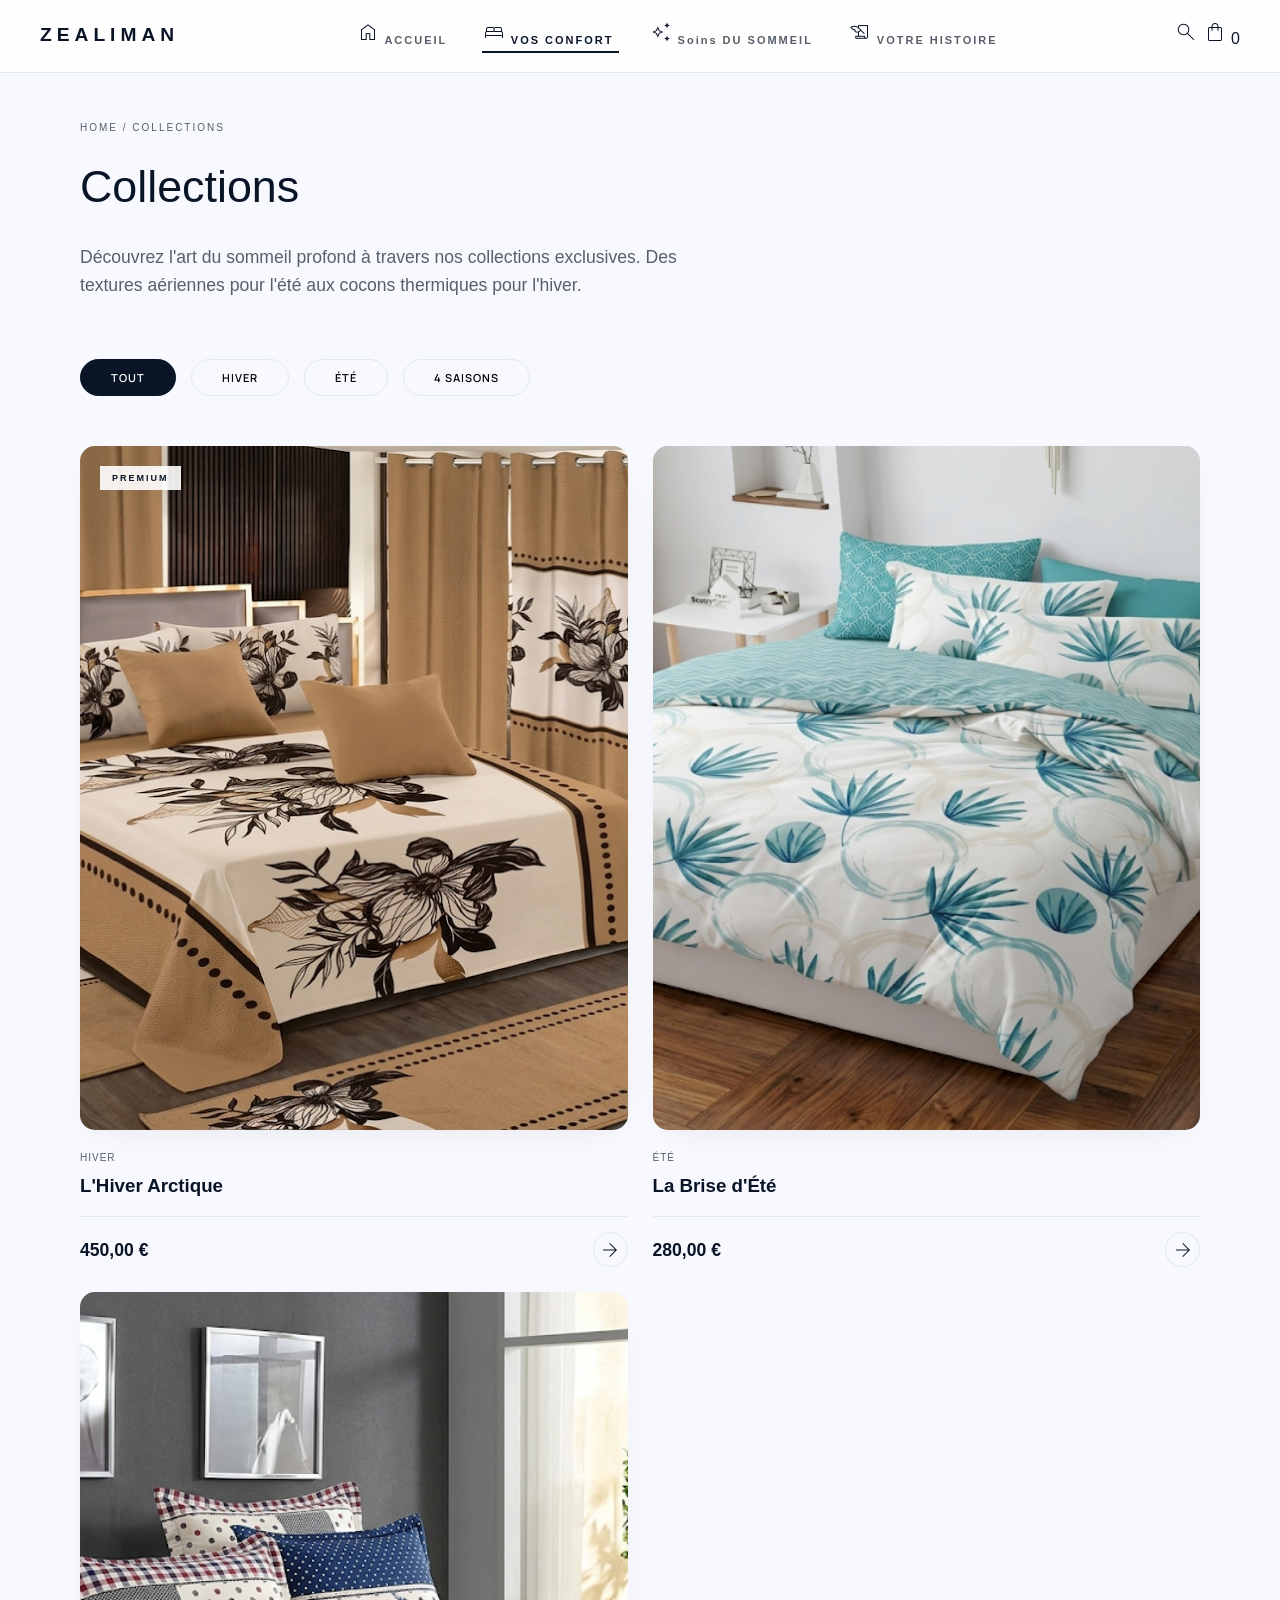
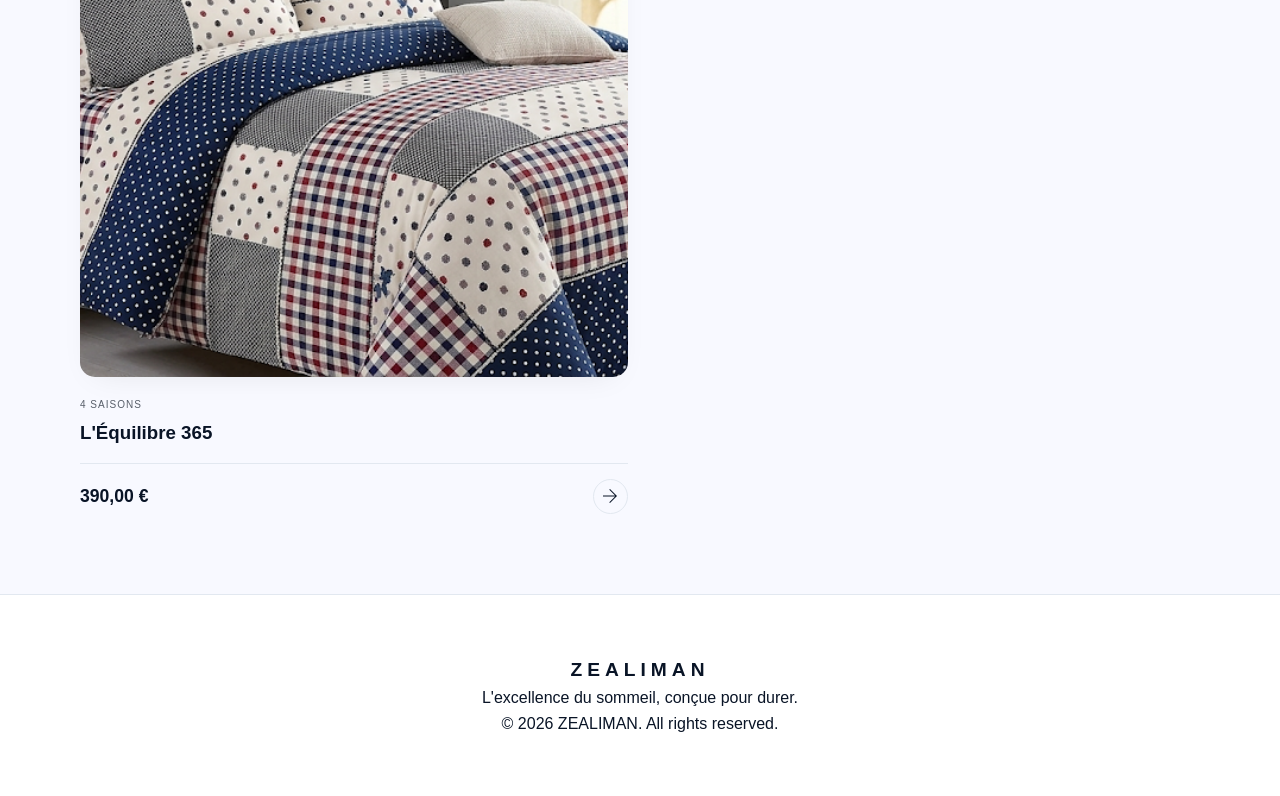
<file: IMAGES /OUR DUVETS.html>
<!DOCTYPE html>
<html lang="fr">

<head>
    <meta charset="UTF-8">
    <meta name="viewport" content="width=device-width, initial-scale=1.0">
    <title>ZEALIMAN | Collections</title>
    <link rel="stylesheet" href="./OUR DUVETS.css   ">
    <link href="https://fonts.googleapis.com/css2?family=Manrope:wght@200;300;400;600&display=swap" rel="stylesheet">
    <link href="https://fonts.googleapis.com/css2?family=Material+Symbols+Outlined:wght@200" rel="stylesheet">
    <link rel="stylesheet"
        href="https://fonts.googleapis.com/css2?family=Material+Symbols+Outlined:opsz,wght,FILL,GRAD@20..48,200..700,0..1,-50..200" />
        <meta name="viewport" content="width=device-width, initial-scale=1.0">

        
</head>

<body>

     <nav class="navbar">
        <div class="nav-container">
            <div class="logo">ZEALIMAN</div>
            <div class="nav-links">

                <a href="../index.html">
                    <span class="material-symbols-outlined mobile-only">home</span>
                    ACCUEIL</a>

                <a href="#" class="active">
                    <span class="material-symbols-outlined mobile-only">bed</span>
                    VOS CONFORT </a>

                <a href="./SLEEP GUIDE.html">
                    <span class="material-symbols-outlined mobile-only">auto_awesome</span>
                    Soins DU SOMMEIL </a>

                <a href="./ABOUT.html">
                    <span class="material-symbols-outlined mobile-only">history_edu</span>
                    VOTRE HISTOIRE </a>
            </div>
            <div class="header-icons">
                <span class="material-symbols-outlined">search</span>
                <span class="material-symbols-outlined">shopping_bag</span>
                <span class="cart-count">0</span>
            </div>
        </div>
    </nav>

    <!-- BAS NAVIGATION bars (mobile uniquement) -->
<nav class="mobile-bottom-nav">
    <a href="../index.html" class="nav-item">
        <span class="material-symbols-outlined">home</span>
        <span class="nav-text">Accueil</span>
    </a>
    <a href="#" class="nav-item active">
        <span class="material-symbols-outlined">bed</span>
        <span class="nav-text">Confort</span>
    </a>
    <a href="./SLEEP GUIDE.html" class="nav-item">
        <span class="material-symbols-outlined">auto_awesome</span>
        <span class="nav-text">Sommeil</span>
    </a>
    <a href="./ABOUT.html" class="nav-item">
        <span class="material-symbols-outlined">history_edu</span>
        <span class="nav-text">Histoire</span>
    </a>
</nav>



    <main class="content">
        <header class="page-header">
            <p class="breadcrumb">Home / Collections</p>
            <h1>Collections</h1>
            <p class="description">
                Découvrez l'art du sommeil profond à travers nos collections exclusives. Des textures aériennes pour
                l'été aux cocons thermiques pour l'hiver.
            </p>
        </header>

        <div class="filter-bar">
            <button class="filter-btn active">Tout</button>
            <button class="filter-btn">Hiver</button>
            <button class="filter-btn">Été</button>
            <button class="filter-btn">4 Saisons</button>
        </div>

        <section class="product-grid">

            <div class="product-card">
                <div class="image-container">
                  <img src="../10.png" alt="">
                    <span class="badge">PREMIUM</span>
                </div>
                <div class="product-info">
                    <p class="category">Hiver</p>
                    <h3>L'Hiver Arctique</h3>
                    <div class="price-row">
                        <span class="price">450,00 €</span>
                        <button class="arrow-btn"><span class="material-symbols-outlined">arrow_forward</span></button>
                    </div>
                </div>
            </div>

            <div class="product-card">
                <div class="image-container">
                    <img src="../4.png" alt="">
                </div>
                <div class="product-info">
                    <p class="category">Été</p>
                    <h3>La Brise d'Été</h3>
                    <div class="price-row">
                        <span class="price">280,00 €</span>
                        <button class="arrow-btn"><span class="material-symbols-outlined">arrow_forward</span></button>
                    </div>
                </div>
            </div>

            <div class="product-card">
                <div class="image-container">
                    <img src="../16.png" alt="">
                </div>
                <div class="product-info">
                    <p class="category">4 Saisons</p>
                    <h3>L'Équilibre 365</h3>
                    <div class="price-row">
                        <span class="price">390,00 €</span>
                        <button class="arrow-btn"><span class="material-symbols-outlined">arrow_forward</span></button>
                    </div>
                </div>
            </div>

        </section>



    </main>

    <footer class="footer">
        <div class="footer-container">
            <div class="footer-brand">
                <div class="logo">ZEALIMAN</div>
                <p>L'excellence du sommeil, conçue pour durer.</p>
            </div>
            <div class="footer-bottom">
                <p>© 2026 ZEALIMAN. All rights reserved.</p>
            </div>
        </div>
    </footer>

</body>

</html>
</file>
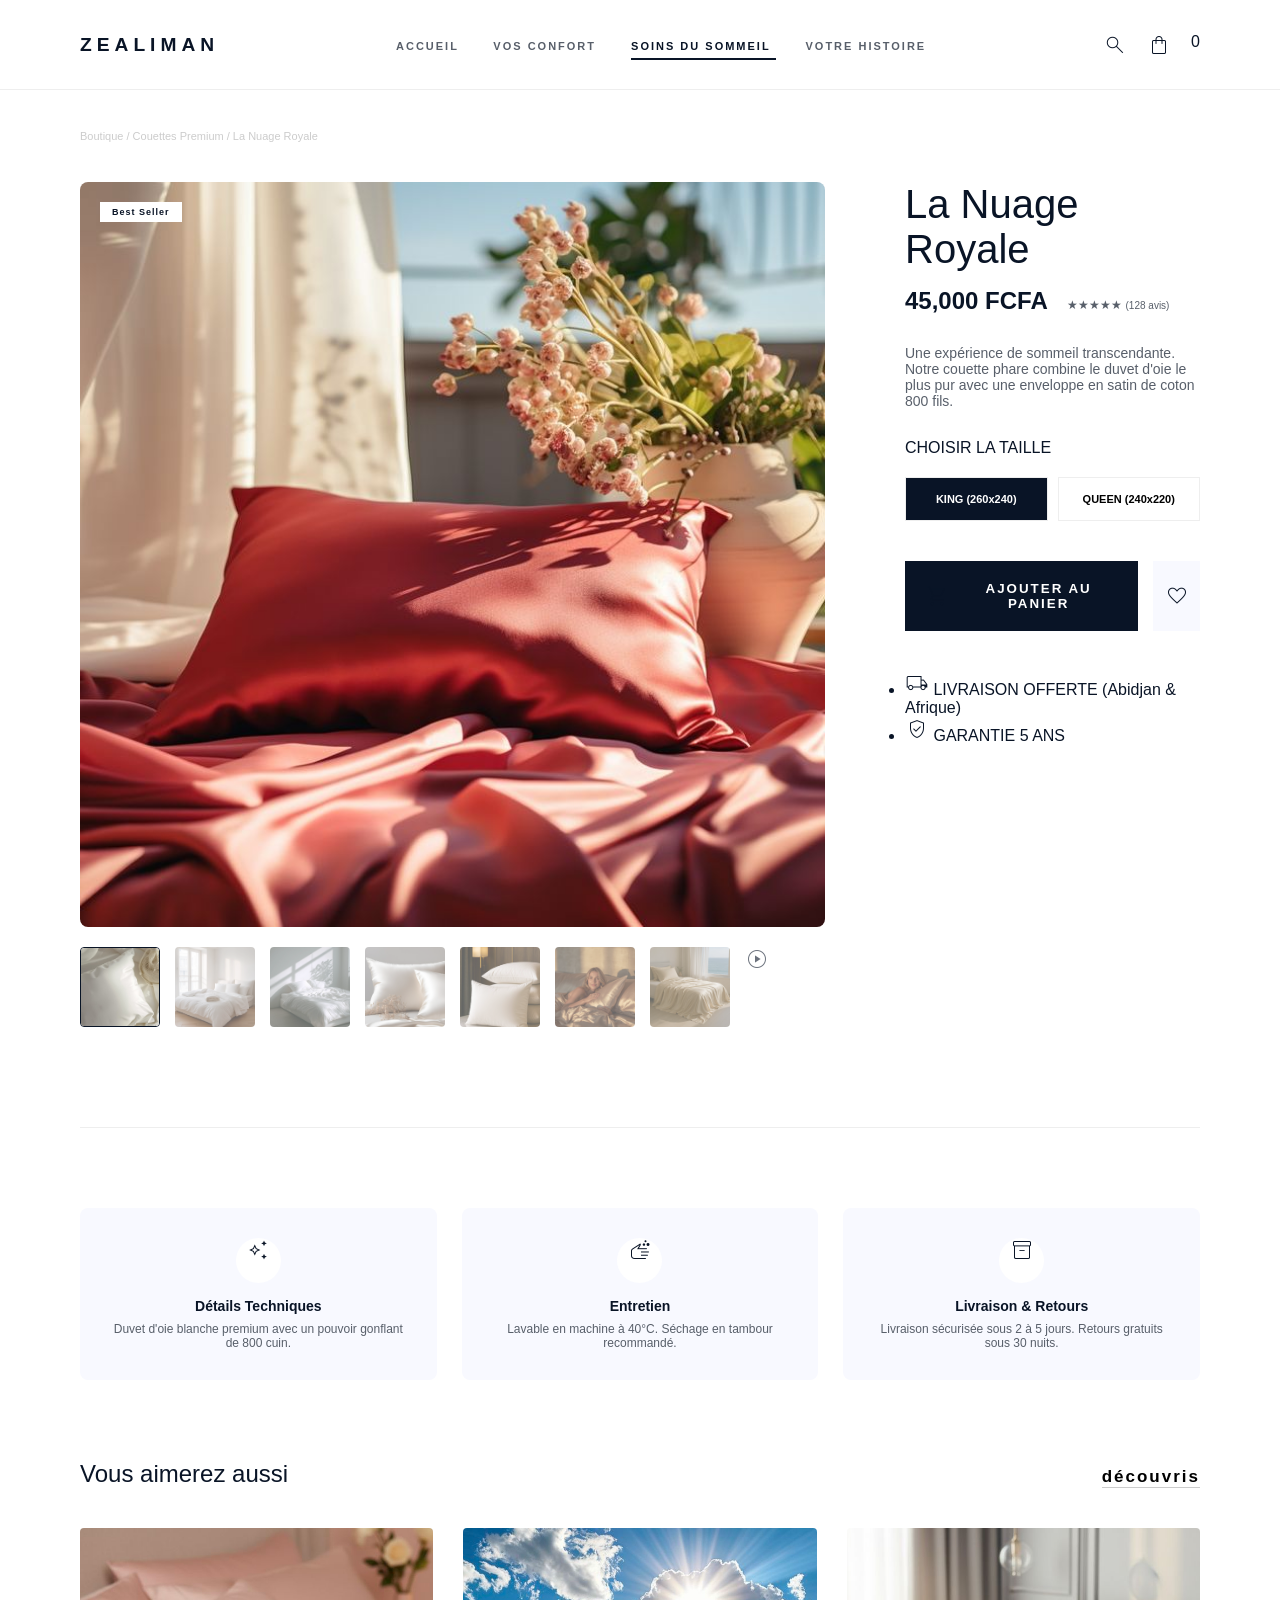
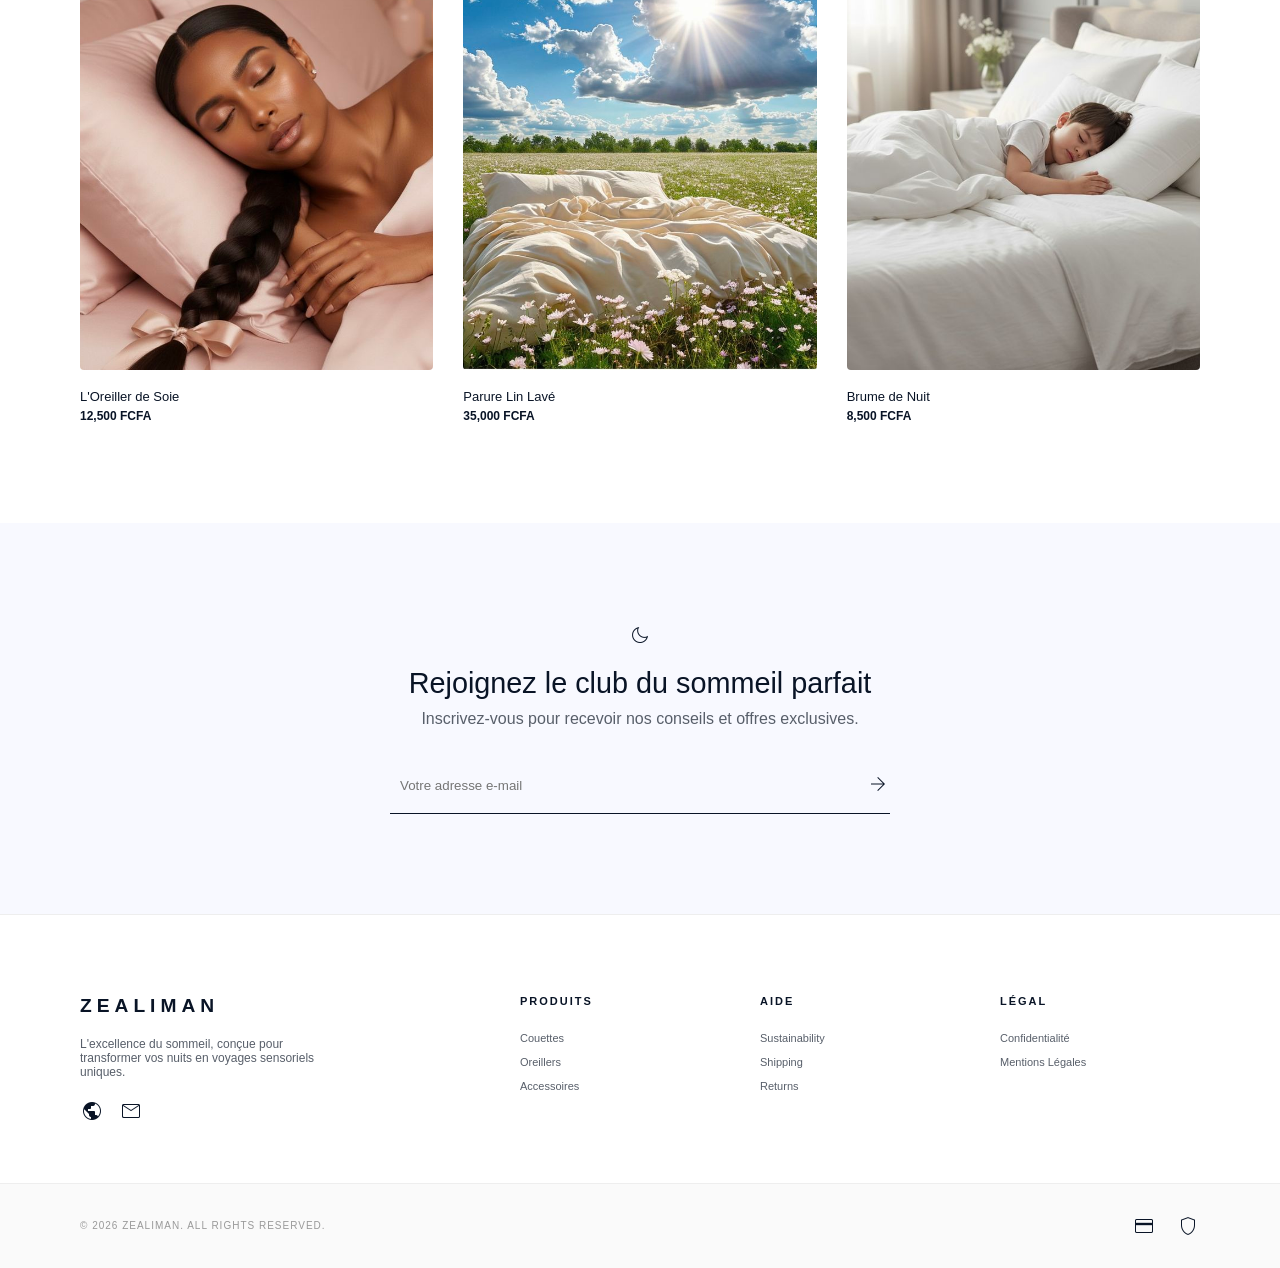
<file: IMAGES /SLEEP GUIDE.html>
<!DOCTYPE html>
<html lang="fr">

<head>
    <meta charset="UTF-8">
    <meta name="viewport" content="width=device-width, initial-scale=1.0">
    <title>ZEALIMAN | La Nuage Royale</title>
    <link rel="stylesheet" href="./SLEEP GUIDE.css">
    <link href="https://fonts.googleapis.com/css2?family=Manrope:wght@200;300;400;500;600&display=swap"
        rel="stylesheet">
    <link href="https://fonts.googleapis.com/css2?family=Material+Symbols+Outlined:wght@200" rel="stylesheet">
    <link rel="stylesheet"
        href="https://fonts.googleapis.com/css2?family=Material+Symbols+Outlined:opsz,wght,FILL,GRAD@20..48,200..700,0..1,-50..200" />
        <link rel="stylesheet" href="https://fonts.googleapis.com/css2?family=Material+Symbols+Outlined:opsz,wght,FILL,GRAD@20..48,100..700,0..1,-50..200" />
        <meta name="viewport" content="width=device-width, initial-scale=1.0">
</head>

<body>

     <header class="main-header">
        <div class="container header-flex">
            <div class="logo">ZEALIMAN</div>
            <nav class="nav-menu">

                <a href="../index.html">
                    <span class="material-symbols-outlined mobile-only">home</span>

                    ACCUEIL</a>

                <a href="./OUR DUVETS.html">
                    <span class="material-symbols-outlined mobile-only">bed</span>

                    VOS CONFORT </a>

                <a href="./SLEEP GUIDE.html" class="active">
                    <span class="material-symbols-outlined mobile-only">auto_awesome</span>

                    SOINS DU SOMMEIL </a>

                <a href="./ABOUT.html">
                    <span class="material-symbols-outlined mobile-only">history_edu</span>

                    VOTRE HISTOIRE </a>
            </nav>
            <div class="header-icons">
                <span class="material-symbols-outlined">search</span>
                <span class="material-symbols-outlined">shopping_bag</span>
                <span class="cart-count">0</span>
            </div>
        </div>
    </header> 

 


    <main>
        <div class="container">
            <nav class="breadcrumb">
                Boutique / Couettes Premium / <span>La Nuage Royale</span>
            </nav>

            <section class="product-page">
                <div class="product-gallery">
                    <div class="main-image">
                        <span class="tag-best">Best Seller</span>
                        <img src="../d'oreiller.jpeg"
                            alt="La Nuage Royale">
                    </div>
                    <div class="thumbnails">
                        <div class="thumb active"><img
                                src="../Cousiens1.jpeg" alt="">
                        </div>
                        <div class="thumb"><img
                                src="../Cousiens2.jpeg" alt="">
                        </div>
                        <div class="thumb"><img
                                src="../Cousiens3.jpeg" alt="">
                        </div>
                        <div class="thumb"><img
                                src="../Cousiens4.jpeg" alt="">
                        </div>
                        <div class="thumb"><img
                                src="../Cousiens5.jpeg" alt="">
                        </div>
                        <div class="thumb"><img
                                src="../Cousiens6.jpeg" alt="">
                        </div>
                        <div class="thumb"><img
                                src="../Cousiens7.jpeg" alt="">
                        </div>
                        <div class="thumb video-thumb"><span class="material-symbols-outlined">play_circle</span></div>
                    </div>
                </div>

                <div class="product-details">
                    <h1>La Nuage Royale</h1>
                    <div class="price-rating">
                        <span class="price">45,000 FCFA</span>
                        <span class="rating">★★★★★ <small>(128 avis)</small></span>
                    </div>
                    <p class="description">Une expérience de sommeil transcendante. Notre couette phare combine le duvet
                        d'oie le plus pur avec une enveloppe en satin de coton 800 fils.</p>

                    <div class="selector-section">
                        <label>CHOISIR LA TAILLE</label>
                        <div class="size-options">
                            <button class="size-btn selected">KING (260x240)</button>
                            <button class="size-btn">QUEEN (240x220)</button>
                        </div>
                    </div>
                    <div class="actions">
                        <button class="btn-primary">
                            <a href="panier.html">
                                <span class="material-symbols-outlined">shopping_cart</span>
                                AJOUTER AU PANIER
                            </a>
                        </button>

                        <button class="btn-wishlist">

                            <span class="material-symbols-outlined">favorite</span>
                        </button>
                    </div>

                    <ul class="trust-badges">
                        <li><span class="material-symbols-outlined">local_shipping</span> LIVRAISON OFFERTE (Abidjan &
                            Afrique)</li>
                        <li><span class="material-symbols-outlined">verified_user</span> GARANTIE 5 ANS</li>
                    </ul>
                </div>
            </section>

            <section class="features-grid">
                <div class="feature-card">
                    <span class="material-symbols-outlined icon-box">auto_awesome</span>
                    <h3>Détails Techniques</h3>
                    <p>Duvet d'oie blanche premium avec un pouvoir gonflant de 800 cuin.</p>
                </div>
                <div class="feature-card">
                    <span class="material-symbols-outlined icon-box">Soap</span>
                    <h3>Entretien</h3>
                    <p>Lavable en machine à 40°C. Séchage en tambour recommandé.</p>
                </div>
                <div class="feature-card">
                    <span class="material-symbols-outlined icon-box">inventory_2</span>
                    <h3>Livraison & Retours</h3>
                    <p>Livraison sécurisée sous 2 à 5 jours. Retours gratuits sous 30 nuits.</p>
                </div>
            </section>

            <section class="suggestions">
                <div class="section-header">
                    <h2>Vous aimerez aussi</h2>
                    <a href="./Collections.html" class="view-all">
                        <p> découvris </p>
                    </a>
                </div>
                <div class="suggestion-grid">
                    <div class="item">
                        <img src="../oreigille 2.jpeg" alt="">
                        <h4>L'Oreiller de Soie</h4>
                        <p>12,500 FCFA</p>
                    </div>
                    <div class="item">
                        <img src="../oreille3.jpeg" alt="">
                        <h4>Parure Lin Lavé</h4>
                        <p>35,000 FCFA</p>
                    </div>
                    <div class="item">
                        <img src="../oreille4.jpg" alt="">
                        <h4>Brume de Nuit</h4>
                        <p>8,500 FCFA</p>
                    </div>
                </div>
            </section>
        </div>

        <section class="newsletter">
            <span class="material-symbols-outlined moon-icon">dark_mode</span>
            <h2>Rejoignez le club du sommeil parfait</h2>
            <p>Inscrivez-vous pour recevoir nos conseils et offres exclusives.</p>
            <form class="newsletter-form">
                <input type="email" placeholder="Votre adresse e-mail">
                <button type="submit"><span class="material-symbols-outlined">arrow_forward</span></button>
            </form>
        </section>
    </main>

    <footer class="footer">
        <div class="container footer-grid">
            <div class="footer-brand">
                <div class="logo">ZEALIMAN</div>
                <p>L'excellence du sommeil, conçue pour transformer vos nuits en voyages sensoriels uniques.</p>
                <div class="social-icons">
                    <span class="material-symbols-outlined">public</span>
                    <span class="material-symbols-outlined">mail</span>
                </div>
            </div>
            <div class="footer-links">
                <h4>PRODUITS</h4>
                <a href="#">Couettes</a>
                <a href="#">Oreillers</a>
                <a href="#">Accessoires</a>
            </div>
            <div class="footer-links">
                <h4>AIDE</h4>
                <a href="#">Sustainability</a>
                <a href="#">Shipping</a>
                <a href="#">Returns</a>
            </div>
            <div class="footer-links">
                <h4>LÉGAL</h4>
                <a href="#">Confidentialité</a>
                <a href="#">Mentions Légales</a>
            </div>
        </div>
        <div class="footer-bottom">
            <div class="container bottom-flex">
                <p>© 2026 ZEALIMAN. ALL RIGHTS RESERVED.</p>
                <div class="legal-icons">
                    <span class="material-symbols-outlined">credit_card</span>
                    <span class="material-symbols-outlined">shield</span>
                </div>
            </div>
        </div>
    </footer>

</body>

</html>
</file>
<file: Style.css>
:root {
    --dark: #1a1a1a;
    --light-grey: #f9f9f9;
    --blue-bg: #eff4f9;
    /* Bleu très pâle, corrigé */
    --dark-blue: #242c3d;
    --text-muted: #777;
    /* Adouci un peu plus */
    --transition-fast: 0.25s ease;
    --transition-slow: 0.4s ease-out;
}

* {
    margin: 0;
    padding: 0;
    box-sizing: border-box;
}

body {
    font-family: 'Inter', sans-serif;
    /* Corps par défaut */
    color: var(--dark);
    line-height: 1.6;
    background-color: white;
}

h1,
h2,
h3,
h4,
.logo,
nav a,
.subtitle,
.durable-badge {
    font-family: 'League Spartan', sans-serif;
    /* Titres géo-modernes */
    font-weight: 400;
    /* Plus léger comme l'original */
}

/* --- Utilities --- */
.hover-animate {
    transition: transform var(--transition-slow), box-shadow var(--transition-slow);
}

.hover-animate:hover {
    transform: translateY(-8px);
    /* Légère élévation au survol */
    box-shadow: 0 15px 35px rgba(0, 0, 0, 0.08);
    /* Ombre douce qui apparaît */
}

/* --- Header --- */
header {
    display: flex;
    justify-content: space-between;
    align-items: center;
    padding: 15px 5%;
    /* Légèrement plus compact */
    background: #fff;
    border-bottom: 1px solid #eee;
    position: sticky;
    top: 0;
    z-index: 1000;
}

.logo {
    font-weight: 600;
    letter-spacing: 4px;
    font-size: 1.25rem;
    cursor: pointer;
}

nav a {
    text-decoration: none;
    color: var(--dark);
    margin: 0 18px;
    font-size: 0.8rem;
    letter-spacing: 1.5px;
    text-transform: uppercase;
    transition: color var(--transition-fast);
}

nav a:hover {
    color: #555;
}

.header-icons {
    display: flex;
    gap: 15px;
}

.icon-btn {
    cursor: pointer;
    font-size: 1.1rem;
    transition: opacity var(--transition-fast);
}

.icon-btn:hover {
    opacity: 0.7;
}

/* --- Hero --- */
.hero {
    height: 85vh;
    /* Légèrement plus grand */
    background: linear-gradient(rgba(0, 0, 0, 0.1), rgba(0, 0, 0, 0.1)),
        /* Voile léger pour contraste */
        url('https://images.unsplash.com/photo-1522771739844-6a9f6d5f14af?auto=format&fit=crop&w=1920&q=80') center/cover;
    display: flex;
    align-items: center;
    padding: 0 10%;
    color: white;
}

.hero-content {
    max-width: 550px;
}

.hero h1 {
    font-size: 3.2rem;
    line-height: 1.1;
    margin-bottom: 25px;
    font-weight: 300;
}

.hero p {
    font-size: 1rem;
    font-weight: 300;
    margin-bottom: 30px;
    max-width: 450px;
}

.btn-dark {
    background: var(--dark-blue);
    color: white;
    border: none;
    padding: 18px 35px;
    font-family: 'League Spartan', sans-serif;
    font-size: 0.9rem;
    letter-spacing: 1px;
    text-transform: uppercase;
    cursor: pointer;
    transition: background-color var(--transition-fast);
}

.btn-dark:hover {
    background-color: #35405a;
}

/* --- Features --- */
.features {
    padding: 80px 5%;
    background-color: white;
}

.feature-grid {
    display: grid;
    grid-template-columns: 1fr 1fr;
    gap: 25px;
}

.feature-card {
    padding: 50px;
    border-radius: 2px;
}

.light-blue {
    background: var(--blue-bg);
}

.white {
    border: 1px solid #eee;
}

.dark-blue {
    background: var(--dark-blue);
    color: white;
    grid-column: span 2;
    display: flex;
    justify-content: space-between;
    align-items: center;
    padding: 40px 60px;
}

.feature-card .icon {
    font-size: 1.5rem;
    display: block;
    margin-bottom: 20px;
}

.feature-card h3 {
    font-size: 1.6rem;
    margin-bottom: 15px;
    font-weight: 400;
}

.feature-card p {
    font-size: 0.9rem;
    color: var(--text-muted);
    font-weight: 300;
}

.dark-blue p {
    color: #aaa;
}

.feature-img-placeholder {
    height: 180px;
    margin-top: 30px;
    background: #e0e0e0;
    /* Gris placeholder corrigé */
    border-radius: 4px;
    transition: opacity var(--transition-slow);
}

/* -- Hover effect for the texture images -- */
.feature-card:hover .feature-img-placeholder {
    opacity: 0.9;
}

.durable-badge {
    border: 1px solid rgba(255, 255, 255, 0.15);
    padding: 45px 50px;
    font-size: 1.6rem;
    font-weight: 300;
    letter-spacing: 3px;
    color: rgba(255, 255, 255, 0.4);
    pointer-events: none;
}

/* --- Products --- */
.products {
    padding: 100px 5%;
}

.section-header {
    display: flex;
    justify-content: space-between;
    align-items: flex-end;
    /* Alignement vers le bas */
    margin-bottom: 50px;
    border-bottom: 1px solid #eee;
    padding-bottom: 15px;
}

.subtitle {
    font-size: 0.75rem;
    color: var(--text-muted);
    letter-spacing: 2px;
    margin-bottom: 5px;
}

.section-header h2 {
    font-size: 2.2rem;
    font-weight: 300;
}

.view-all {
    text-decoration: none;
    color: var(--dark);
    font-family: 'League Spartan', sans-serif;
    font-size: 0.8rem;
    letter-spacing: 1.5px;
    transition: opacity var(--transition-fast);
}

.view-all:hover {
    opacity: 0.6;
}

.product-grid {
    display: grid;
    grid-template-columns: repeat(3, 1fr);
    gap: 35px;
}

/* -- Correction bug responsive rapide -- */
@media (max-width: 900px) {
    .product-grid {
        grid-template-columns: repeat(2, 1fr);
    }
}

.product-img {
    height: 420px;
    background-color: #f7f7f7;
    background-size: cover;
    background-position: center;
    margin-bottom: 20px;
    position: relative;
    overflow: hidden;
    /* Pour l'animation d'image */
}

/* Placeholder images (à remplacer par des URL réelles) */
.img1 {
    background-image: url('https://images.unsplash.com/photo-1616137466211-f939a420be84?q=80&w=600');
}

.img2 {
    background-image: url('https://images.unsplash.com/photo-1582531393165-f9316694601d?q=80&w=600');
}

.img3 {
    background-image: url('https://images.unsplash.com/photo-1505691938895-1758d7feb511?q=80&w=600');
}

.badge {
    background: black;
    color: white;
    font-family: 'League Spartan', sans-serif;
    font-size: 10px;
    letter-spacing: 1px;
    padding: 5px 10px;
    position: absolute;
    top: 15px;
    left: 15px;
    z-index: 10;
}

.product-item h4 {
    font-weight: 500;
    font-size: 1.1rem;
    margin-bottom: 5px;
}

.product-item .desc {
    font-size: 0.85rem;
    color: var(--text-muted);
    margin-bottom: 12px;
    font-weight: 300;
}

.product-item .price {
    font-weight: 600;
    font-size: 0.95rem;
    margin-bottom: 20px;
    font-family: 'Inter', sans-serif;
}

.btn-outline {
    width: 100%;
    padding: 15px;
    background: transparent;
    border: 1px solid #e0e0e0;
    font-family: 'League Spartan', sans-serif;
    font-size: 0.8rem;
    letter-spacing: 1px;
    cursor: pointer;
    transition: background-color var(--transition-fast), border-color var(--transition-fast);
}

.btn-outline:hover {
    background-color: var(--dark-blue);
    border-color: var(--dark-blue);
    color: white;
}

/* --- Newsletter --- */
.newsletter {
    text-align: center;
    padding: 120px 5%;
    background: #fdfdfd;
}

.moon-icon {
    font-size: 1.5rem;
    display: block;
    margin-bottom: 20px;
    opacity: 0.5;
}

.newsletter h2 {
    font-size: 2.2rem;
    font-weight: 300;
    margin-bottom: 15px;
}

.newsletter p {
    font-size: 0.9rem;
    color: var(--text-muted);
    font-weight: 300;
}

.newsletter-form {
    margin-top: 40px;
    display: flex;
    justify-content: center;
    gap: 0;
    /* Pas d'espace entre input et bouton */
}

.newsletter-form input {
    padding: 18px 25px;
    width: 350px;
    border: 1px solid #e0e0e0;
    font-family: 'Inter', sans-serif;
    font-size: 0.9rem;
}

.newsletter-form input:focus {
    outline: 1px solid var(--dark-blue);
}

.newsletter-form button {
    padding: 18px 35px;
    background: var(--dark-blue);
    color: white;
    border: none;
    font-family: 'League Spartan', sans-serif;
    letter-spacing: 1px;
    cursor: pointer;
    transition: background-color var(--transition-fast);
}

.newsletter-form button:hover {
    background-color: #35405a;
}

/* --- Footer --- */
footer {
    padding: 80px 5% 30px;
    background: #fff;
    border-top: 1px solid #eee;
    font-size: 0.85rem;
}

.footer-top {
    display: flex;
    justify-content: space-between;
    margin-bottom: 70px;
}

.footer-brand {
    max-width: 350px;
}

.footer-brand h3 {
    font-size: 1.3rem;
    letter-spacing: 3px;
    margin-bottom: 15px;
}

.footer-brand p {
    font-weight: 300;
    color: var(--text-muted);
}

.footer-links {
    display: flex;
    gap: 70px;
}

.column h4 {
    font-size: 0.8rem;
    letter-spacing: 1.5px;
    color: #aaa;
    margin-bottom: 20px;
}

.column a {
    display: block;
    text-decoration: none;
    color: var(--dark);
    margin-top: 12px;
    font-weight: 400;
    transition: color var(--transition-fast);
}

.column a:hover {
    color: #777;
}

.socials {
    display: flex;
    gap: 20px;
    margin-top: 15px;
}

.footer-bottom {
    display: flex;
    justify-content: space-between;
    align-items: center;
    color: #bbb;
    border-top: 1px solid #eee;
    padding-top: 25px;
    font-weight: 300;
    font-size: 0.75rem;
}

.legal a {
    text-decoration: none;
    color: #bbb;
    margin-left: 20px;
}

.legal to:hover {
    color: #888;
}




header {
    display: flex;
    justify-content: space-between;
    align-items: center;
    padding: 20px 50px;
    background-color: #fff;
    border-bottom: 1px solid #eee;
}

.logo {
    font-weight: bold;
    letter-spacing: 4px;
}

nav {
    display: flex;
    gap: 30px;
}

nav a {
    text-decoration: none;
    color: #666;
    /* Couleur des liens inactifs */
    font-size: 12px;
    font-weight: 600;
    letter-spacing: 1.5px;
    position: relative;
    /* IMPORTANT pour placer la ligne */
    padding-bottom: 6px;
    /* Espace entre le texte et la future ligne */
    transition: color 0.3s ease;
}

/* --- LE MARQUEUR (Ligne de bas) --- */
/* On cible le lien de la page actuelle (ajoute class="active" dans ton HTML) */
nav a.active {
    color: #000;
    /* Le texte devient noir */
}

nav a.active::after {
    content: "";
    position: absolute;
    bottom: 0;
    /* Colle la ligne au bas du padding */
    left: 0;
    width: 100%;
    /* La ligne fait la même largeur que le texte */
    height: 2px;
    /* Épaisseur de la ligne */
    background-color: #000;
    /* Couleur de la ligne */
}

/* Optionnel : animation au survol pour les autres liens */
nav a:hover {
    color: #000;
}


.material-symbols-outlined {
    font-variation-settings:
        'FILL' 0,
        'wght' 200,
        /* Trait fin très élégant */
        'GRAD' 0,
        'opsz' 24;

    font-size: 24px;
    color: #091426;
    /* Ton noir ZEALIMAN */
    cursor: pointer;
    transition: opacity 0.3s ease;
}

.material-symbols-outlined:hover {
    opacity: 0.6;
    /* Effet de transparence au survol */
}



/* --- RESPONSIVE DESIGN --- */

/* Tablettes et écrans moyens (max 1024px) */
@media (max-width: 1024px) {
    .hero h1 {
        font-size: 2.5rem;
    }
    
    .feature-grid {
        grid-template-columns: 1fr; /* On passe sur une colonne */
    }

    .dark-blue {
        grid-column: span 1;
        flex-direction: column;
        text-align: center;
        gap: 20px;
    }
}

/* Mobiles larges (max 768px) */
@media (max-width: 768px) {
    header {
        padding: 15px 20px;
    }

    nav {
        display: none; /* Masque le menu classique pour mobile */
    }

    .hero {
        padding: 0 5%;
        height: 70vh;
        text-align: center;
        justify-content: center;
    }

    .hero-content {
        max-width: 100%;
    }

    .hero h1 {
        font-size: 2rem;
    }

    .product-grid {
        grid-template-columns: 1fr 1fr; /* 2 produits par ligne sur mobile large */
        gap: 15px;
    }

    .product-img {
        height: 300px;
    }

    .footer-top {
        flex-direction: column;
        gap: 40px;
    }

    .footer-links {
        flex-wrap: wrap;
        gap: 30px;
    }

    .newsletter-form {
        flex-direction: column;
        width: 100%;
    }

    .newsletter-form input {
        width: 100%;
        margin-bottom: 10px;
    }
}

/* Petits mobiles (max 480px) */
@media (max-width: 480px) {
    .product-grid {
        grid-template-columns: 1fr; /* 1 seul produit par ligne */
    }

    .section-header {
        flex-direction: column;
        align-items: flex-start;
        gap: 10px;
    }

    .feature-card {
        padding: 30px 20px;
    }

    .hero h1 {
        font-size: 1.8rem;
    }
    
    .footer-bottom {
        flex-direction: column;
        gap: 15px;
        text-align: center;
    }

    .legal a {
        margin: 0 10px;
    }
}
</file>
<file: style.css>
/* ============================================================
   STYLE.CSS — ZEALIMAN Homepage
   ============================================================ */

/* --- Variables --- */
:root {
    --dark: #1a1a1a;
    --dark-blue: #242c3d;
    --blue-bg: #eff4f9;
    --text-muted: #777;
    --border: #eee;
    --transition-fast: 0.25s ease;
    --transition-slow: 0.4s ease-out;
}

/* --- Reset --- */
*,
*::before,
*::after {
    margin: 0;
    padding: 0;
    box-sizing: border-box;
}

html,
body {
    max-width: 100%;
    overflow-x: hidden;
}

body {
    color: var(--dark);
    line-height: 1.6;
    background-color: #fff;
    font-family: 'Inter', sans-serif;
}

h1,
h2,
h3,
h4,
.logo,
nav a,
.subtitle,
.durable-badge {
    font-family: 'League Spartan', sans-serif;
    font-weight: 400;
}

/* --- Utilitaires --- */
.hover-animate {
    transition: transform var(--transition-slow), box-shadow var(--transition-slow);
}

.hover-animate:hover {
    transform: translateY(-8px);
    box-shadow: 0 15px 35px rgba(0, 0, 0, 0.08);
}

/* ============================================================
   HEADER
   ============================================================ */
header {
    display: flex;
    justify-content: space-between;
    align-items: center;
    padding: 0 5%;
    height: 70px;
    background: #fff;
    border-bottom: 1px solid var(--border);
    position: sticky;
    top: 0;
    z-index: 1000;
}

.logo {
    font-family: 'League Spartan', sans-serif;
    font-weight: 600;
    letter-spacing: 4px;
    font-size: 1.25rem;
    cursor: pointer;
}

/* --- Navigation desktop --- */
.main-nav {
    display: flex;
    align-items: center;
    gap: 0;
}

.main-nav a {
    text-decoration: none;
    color: var(--dark);
    margin: 0 18px;
    font-size: 0.78rem;
    font-weight: 600;
    letter-spacing: 1.5px;
    text-transform: uppercase;
    transition: color var(--transition-fast);
    position: relative;
    padding-bottom: 4px;
    display: flex;
    flex-direction: column;
    align-items: center;
    gap: 4px;
}

.main-nav a:hover {
    color: #555;
}

.main-nav a.active {
    color: var(--dark);
}

.main-nav a.active::after {
    content: "";
    position: absolute;
    bottom: 0;
    left: 0;
    width: 100%;
    height: 2px;
    background: var(--dark);
}

/* --- Icônes header --- */
.header-icons {
    display: flex;
    align-items: center;
    gap: 15px;
}

.material-symbols-outlined {
    font-variation-settings: 'FILL' 0, 'wght' 200, 'GRAD' 0, 'opsz' 24;
    font-size: 24px;
    color: #091426;
    cursor: pointer;
    transition: opacity 0.3s ease;
}

.material-symbols-outlined:hover {
    opacity: 0.6;
}

/* --- Badge panier --- */
.cart-wrapper {
    position: relative;
    cursor: pointer;
    display: flex;
    align-items: center;
}

.cart-count {
    position: absolute;
    top: -6px;
    right: -8px;
    background: var(--dark-blue);
    color: white;
    font-size: 9px;
    width: 16px;
    height: 16px;
    border-radius: 50%;
    display: none;
    align-items: center;
    justify-content: center;
    font-family: 'Inter', sans-serif;
    font-weight: 700;
    transition: transform 0.2s;
}

/* ============================================================
   HERO
   ============================================================ */
.hero {
    height: 85vh;
    background:
        linear-gradient(rgba(0, 0, 0, 0.12), rgba(0, 0, 0, 0.12)),
        url('https://images.unsplash.com/photo-1522771739844-6a9f6d5f14af?auto=format&fit=crop&w=1920&q=80') center/cover;
    display: flex;
    align-items: center;
    padding: 0 10%;
    color: white;
}

.hero-content {
    max-width: 550px;
}

.hero h1 {
    font-size: 3.2rem;
    line-height: 1.1;
    margin-bottom: 25px;
    font-weight: 300;
}

.hero p {
    font-size: 1rem;
    font-weight: 300;
    margin-bottom: 30px;
    max-width: 450px;
    opacity: 0.9;
}

.btn-dark {
    background: var(--dark-blue);
    color: white;
    border: none;
    padding: 18px 35px;
    font-family: 'League Spartan', sans-serif;
    font-size: 0.9rem;
    letter-spacing: 1px;
    text-transform: uppercase;
    cursor: pointer;
    transition: background-color var(--transition-fast);
}

.btn-dark:hover {
    background-color: #35405a;
}

/* ============================================================
   FEATURES
   ============================================================ */
.features {
    padding: 80px 5%;
    background: white;
}

.feature-grid {
    display: grid;
    grid-template-columns: 1fr 1fr;
    gap: 25px;
    max-width: 1400px;
    margin: 0 auto;
}

.feature-card {
    padding: 50px;
    border-radius: 2px;
}

.light-blue {
    background: var(--blue-bg);
}

.white {
    border: 1px solid var(--border);
}

.dark-blue {
    background: var(--dark-blue);
    color: white;
    grid-column: span 2;
    display: flex;
    justify-content: space-between;
    align-items: center;
    padding: 40px 60px;
}

.feature-card .icon {
    font-size: 1.5rem;
    display: block;
    margin-bottom: 20px;
}

.feature-card h3 {
    font-size: 1.6rem;
    margin-bottom: 15px;
    font-weight: 400;
}

.feature-card p {
    font-size: 0.9rem;
    color: var(--text-muted);
    font-weight: 300;
}

.dark-blue p {
    color: #aaa;
}

.feature-img-placeholder {
    height: 180px;
    margin-top: 30px;
    background: #e0e0e0;
    border-radius: 4px;
    overflow: hidden;
}

.feature-img-placeholder img {
    width: 100%;
    height: 100%;
    object-fit: cover;
}

.durable-badge {
    border: 1px solid rgba(255, 255, 255, 0.15);
    padding: 45px 50px;
    font-size: 1.6rem;
    font-weight: 300;
    letter-spacing: 3px;
    color: rgba(255, 255, 255, 0.4);
    pointer-events: none;
    white-space: nowrap;
}

/* ============================================================
   PRODUITS
   ============================================================ */
.products {
    padding: 100px 5%;
    max-width: 1400px;
    margin: 0 auto;
}

.section-header {
    display: flex;
    justify-content: space-between;
    align-items: flex-end;
    margin-bottom: 50px;
    border-bottom: 1px solid var(--border);
    padding-bottom: 15px;
}

.subtitle {
    font-size: 0.75rem;
    color: var(--text-muted);
    letter-spacing: 2px;
    margin-bottom: 5px;
}

.section-header h2 {
    font-size: 2.2rem;
    font-weight: 300;
}

.view-all {
    text-decoration: none;
    color: var(--dark);
    font-family: 'League Spartan', sans-serif;
    font-size: 0.8rem;
    letter-spacing: 1.5px;
    transition: opacity var(--transition-fast);
}

.view-all:hover {
    opacity: 0.6;
}

.product-grid {
    display: grid;
    grid-template-columns: repeat(3, 1fr);
    gap: 35px;
}

.product-img {
    height: 420px;
    background-color: #f7f7f7;
    background-size: cover;
    background-position: center;
    margin-bottom: 20px;
    position: relative;
    overflow: hidden;
}

.img1 {
    background-image: url('./20.png');
}

.img2 {
    background-image: url('./5.png');
}

.img3 {
    background-image: url('./11.png');
}

.badge {
    background: black;
    color: white;
    font-family: 'League Spartan', sans-serif;
    font-size: 10px;
    letter-spacing: 1px;
    padding: 5px 10px;
    position: absolute;
    top: 15px;
    left: 15px;
    z-index: 10;
}

.product-item h4 {
    font-weight: 500;
    font-size: 1.1rem;
    margin-bottom: 5px;
}

.product-item .desc {
    font-size: 0.85rem;
    color: var(--text-muted);
    margin-bottom: 12px;
    font-weight: 300;
}

.product-item .price {
    font-weight: 600;
    font-size: 0.95rem;
    margin-bottom: 20px;
    font-family: 'Inter', sans-serif;
}

.btn-outline {
    width: 100%;
    padding: 15px;
    background: transparent;
    border: 1px solid #e0e0e0;
    font-family: 'League Spartan', sans-serif;
    font-size: 0.8rem;
    letter-spacing: 1px;
    cursor: pointer;
    transition: background-color var(--transition-fast), border-color var(--transition-fast), color var(--transition-fast);
}

.btn-outline:hover {
    background-color: var(--dark-blue);
    border-color: var(--dark-blue);
    color: white;
}

/* ============================================================
   NEWSLETTER
   ============================================================ */
.newsletter {
    text-align: center;
    padding: 120px 5%;
    background: #fdfdfd;
}

.moon-icon {
    font-size: 1.5rem;
    display: block;
    margin-bottom: 20px;
    opacity: 0.5;
}

.newsletter h2 {
    font-size: 2.2rem;
    font-weight: 300;
    margin-bottom: 15px;
}

.newsletter p {
    font-size: 0.9rem;
    color: var(--text-muted);
    font-weight: 300;
}

.newsletter-form {
    margin-top: 40px;
    display: flex;
    justify-content: center;
}

.newsletter-form input {
    padding: 18px 25px;
    width: 350px;
    border: 1px solid #e0e0e0;
    border-right: none;
    font-family: 'Inter', sans-serif;
    font-size: 0.9rem;
    outline: none;
}

.newsletter-form input:focus {
    border-color: var(--dark-blue);
}

.newsletter-form button {
    padding: 18px 35px;
    background: var(--dark-blue);
    color: white;
    border: none;
    font-family: 'League Spartan', sans-serif;
    letter-spacing: 1px;
    cursor: pointer;
    transition: background-color var(--transition-fast);
    white-space: nowrap;
}

.newsletter-form button:hover {
    background-color: #35405a;
}

/* ============================================================
   FOOTER
   ============================================================ */
footer {
    padding: 80px 5% 30px;
    background: #fff;
    border-top: 1px solid var(--border);
}

.footer-top {
    display: flex;
    justify-content: space-between;
    margin-bottom: 70px;
    max-width: 1400px;
    margin-left: auto;
    margin-right: auto;
}

.footer-brand {
    max-width: 350px;
}

.footer-brand h3 {
    font-family: 'League Spartan', sans-serif;
    font-size: 1.3rem;
    letter-spacing: 3px;
    margin-bottom: 15px;
}

.footer-brand p {
    font-weight: 300;
    color: var(--text-muted);
    font-size: 0.85rem;
}

.footer-links {
    display: flex;
    gap: 70px;
}

.column h4 {
    font-family: 'League Spartan', sans-serif;
    font-size: 0.8rem;
    letter-spacing: 1.5px;
    color: #aaa;
    margin-bottom: 20px;
}

.column a {
    display: block;
    text-decoration: none;
    color: var(--dark);
    margin-top: 12px;
    font-size: 0.85rem;
    font-weight: 400;
    transition: color var(--transition-fast);
}

.column a:hover {
    color: #777;
}

.socials {
    display: flex;
    gap: 20px;
    margin-top: 15px;
}

.icon-btn {
    cursor: pointer;
    font-size: 1.1rem;
    transition: opacity var(--transition-fast);
}

.icon-btn:hover {
    opacity: 0.7;
}

.footer-bottom {
    display: flex;
    justify-content: space-between;
    align-items: center;
    color: #bbb;
    border-top: 1px solid var(--border);
    padding-top: 25px;
    font-weight: 300;
    font-size: 0.75rem;
    max-width: 1400px;
    margin: 0 auto;
}

.legal a {
    text-decoration: none;
    color: #bbb;
    margin-left: 20px;
    transition: color var(--transition-fast);
}

.legal a:hover {
    color: #888;
}

/* ============================================================
   RESPONSIVE — TABLETTE (max 1024px)
   ============================================================ */
@media (max-width: 1024px) {
    .hero h1 {
        font-size: 2.8rem;
    }

    .product-grid {
        grid-template-columns: repeat(2, 1fr);
    }

    header {
        padding: 0 3%;
    }

    .main-nav a {
        margin: 0 10px;
        font-size: 0.72rem;
    }
}

/* ============================================================
   RESPONSIVE — MOBILE (max 767px)
   ============================================================ */
@media (max-width: 767px) {

    body {
        padding-bottom: 70px;
    }

    /* Header simplifié */
    header {
        padding: 0 20px;
        height: 60px;
    }

    /* Cacher nav du haut, afficher en bas */
    header .main-nav {
        display: none;
    }

    /* Nav fixe en bas */
    .main-nav {
        position: fixed;
        bottom: 0;
        left: 0;
        width: 100%;
        height: 65px;
        background: rgba(255, 255, 255, 0.98);
        display: flex !important;
        justify-content: space-around;
        align-items: center;
        border-top: 1px solid var(--border);
        box-shadow: 0 -2px 10px rgba(0, 0, 0, 0.05);
        z-index: 9999;
        padding-bottom: env(safe-area-inset-bottom);
    }

    .main-nav a {
        margin: 0;
        font-size: 8px;
        gap: 4px;
        padding-bottom: 0;
        width: 25%;
        justify-content: center;
    }

    .main-nav a.active::after {
        display: none;
    }

    /* Hero */
    .hero {
        height: 70vh;
        padding: 0 5%;
        text-align: center;
        justify-content: center;
    }

    .hero h1 {
        font-size: 2.2rem;
    }

    /* Features */
    .feature-grid {
        grid-template-columns: 1fr;
    }

    .dark-blue {
        grid-column: span 1;
        flex-direction: column;
        text-align: center;
        padding: 40px 20px;
        gap: 20px;
    }

    .durable-badge {
        padding: 20px 30px;
        font-size: 1.2rem;
    }

    /* Produits */
    .product-grid {
        grid-template-columns: 1fr;
        gap: 40px;
    }

    .product-img {
        height: 350px;
    }

    /* Newsletter */
    .newsletter-form {
        flex-direction: column;
        align-items: center;
        gap: 10px;
        padding: 0 20px;
    }

    .newsletter-form input {
        width: 100%;
        border-right: 1px solid #e0e0e0;
    }

    .newsletter-form button {
        width: 100%;
    }

    /* Footer */
    .footer-top {
        flex-direction: column;
        gap: 40px;
        margin-bottom: 40px;
    }

    .footer-links {
        flex-direction: column;
        gap: 30px;
    }
}

/* ============================================================
   RESPONSIVE — GRANDS ÉCRANS (1025px+)
   ============================================================ */
@media (min-width: 1025px) {
    .mobile-only {
        display: none;
    }
}

/* ============================================================
   RESPONSIVE — ULTRA-LARGES (1440px+)
   ============================================================ */
@media (min-width: 1440px) {
    .hero h1 {
        font-size: 4rem;
    }

    .product-grid {
        gap: 50px;
    }
}
</file>
<file: cart.css>
/* ============================================================
   CART.CSS — ZEALIMAN Drawer Panier
   Responsive : Mobile / Tablette / Desktop / Grand écran
   ============================================================ */

/* ── OVERLAY ── */
.cart-overlay {
    position: fixed;
    inset: 0;
    background: rgba(9, 20, 38, 0.5);
    z-index: 9998;
    opacity: 0;
    pointer-events: none;
    transition: opacity 0.35s ease;
    -webkit-tap-highlight-color: transparent;
}
.cart-overlay.open {
    opacity: 1;
    pointer-events: all;
}

/* ── DRAWER ── */
.cart-drawer {
    position: fixed;
    top: 0;
    right: 0;
    width: 440px;
    max-width: 100vw;
    height: 100%;
    height: 100dvh;
    background: #ffffff;
    z-index: 9999;
    display: flex;
    flex-direction: column;
    transform: translateX(100%);
    transition: transform 0.38s cubic-bezier(0.4, 0, 0.2, 1);
    box-shadow: -6px 0 40px rgba(9, 20, 38, 0.13);
    overflow: hidden;
}
.cart-drawer.open {
    transform: translateX(0);
}

/* ── HEADER ── */
.cart-drawer-header {
    display: flex;
    align-items: center;
    justify-content: space-between;
    padding: 24px 28px 18px;
    border-bottom: 1px solid #eeeeee;
    flex-shrink: 0;
    padding-top: max(24px, env(safe-area-inset-top));
}
.cart-drawer-title {
    font-family: 'League Spartan', 'Manrope', sans-serif;
    font-size: 1rem;
    font-weight: 600;
    letter-spacing: 3px;
    text-transform: uppercase;
    color: #091426;
}
.cart-drawer-count {
    font-size: 12px;
    color: #585f6a;
    font-weight: 400;
    margin-left: 8px;
    letter-spacing: 0;
    text-transform: none;
}
.cart-drawer-close {
    background: none;
    border: none;
    cursor: pointer;
    display: flex;
    align-items: center;
    justify-content: center;
    width: 40px;
    height: 40px;
    border-radius: 50%;
    transition: background 0.2s;
    -webkit-tap-highlight-color: transparent;
    touch-action: manipulation;
}
.cart-drawer-close:hover  { background: #f4f7ff; }
.cart-drawer-close:active { background: #e8edf5; }
.cart-drawer-close .material-symbols-outlined {
    font-size: 22px;
    color: #091426;
}

/* ── CORPS ── */
.cart-drawer-body {
    flex: 1;
    overflow-y: auto;
    overflow-x: hidden;
    -webkit-overflow-scrolling: touch;
    overscroll-behavior: contain;
    padding: 0;
    scrollbar-width: thin;
    scrollbar-color: #e0e0e0 transparent;
}
.cart-drawer-body::-webkit-scrollbar { width: 3px; }
.cart-drawer-body::-webkit-scrollbar-thumb {
    background: #e0e0e0;
    border-radius: 2px;
}

/* ── PANIER VIDE ── */
.cart-empty-state {
    display: flex;
    flex-direction: column;
    align-items: center;
    justify-content: center;
    min-height: 300px;
    height: 100%;
    gap: 12px;
    padding: 40px 24px;
    text-align: center;
    color: #585f6a;
}
.cart-empty-state .empty-icon {
    font-size: 52px;
    opacity: 0.2;
    font-style: normal;
    line-height: 1;
}
.cart-empty-state p {
    font-size: 14px;
    font-weight: 300;
    line-height: 1.7;
    color: #585f6a;
}
.cart-empty-state a {
    margin-top: 8px;
    display: inline-block;
    padding: 14px 32px;
    background: #091426;
    color: white;
    font-size: 10px;
    font-weight: 700;
    letter-spacing: 2px;
    text-transform: uppercase;
    text-decoration: none;
    transition: opacity 0.2s;
    border-radius: 2px;
    touch-action: manipulation;
}
.cart-empty-state a:hover { opacity: 0.82; }

/* ── ARTICLE ── */
.cart-line-item {
    display: flex;
    align-items: flex-start;
    gap: 14px;
    padding: 18px 28px;
    border-bottom: 1px solid #f0f0f0;
    transition: background 0.15s;
}
.cart-line-item:last-child { border-bottom: none; }
.cart-line-item:hover { background: #fafbff; }

.cart-item-img {
    width: 72px;
    height: 84px;
    object-fit: cover;
    border-radius: 4px;
    background: #f4f7ff;
    flex-shrink: 0;
}
.cart-item-img-placeholder {
    width: 72px;
    height: 84px;
    background: #f4f7ff;
    border-radius: 4px;
    flex-shrink: 0;
    display: flex;
    align-items: center;
    justify-content: center;
    font-size: 26px;
}
.cart-item-info {
    flex: 1;
    min-width: 0;
}
.cart-item-name {
    font-size: 13px;
    font-weight: 600;
    color: #091426;
    margin-bottom: 3px;
    white-space: nowrap;
    overflow: hidden;
    text-overflow: ellipsis;
}
.cart-item-unit-price {
    font-size: 11px;
    color: #585f6a;
    font-weight: 300;
    margin-bottom: 12px;
}

/* ── QUANTITÉ ── */
.cart-qty-control {
    display: flex;
    align-items: center;
    border: 1px solid #eeeeee;
    border-radius: 2px;
    width: fit-content;
    overflow: hidden;
}
.cart-qty-btn {
    width: 34px;
    height: 34px;
    background: none;
    border: none;
    cursor: pointer;
    font-size: 18px;
    color: #091426;
    display: flex;
    align-items: center;
    justify-content: center;
    transition: background 0.15s;
    font-family: inherit;
    touch-action: manipulation;
    -webkit-tap-highlight-color: transparent;
    min-width: 44px;
}
.cart-qty-btn:hover  { background: #f4f7ff; }
.cart-qty-btn:active { background: #e8edf5; }
.cart-qty-num {
    min-width: 36px;
    text-align: center;
    font-size: 13px;
    font-weight: 600;
    color: #091426;
    border-left: 1px solid #eeeeee;
    border-right: 1px solid #eeeeee;
    height: 34px;
    display: flex;
    align-items: center;
    justify-content: center;
    padding: 0 4px;
}

/* ── PRIX & RETRAIT ── */
.cart-item-right {
    display: flex;
    flex-direction: column;
    align-items: flex-end;
    justify-content: space-between;
    gap: 12px;
    flex-shrink: 0;
    min-height: 84px;
}
.cart-item-subtotal {
    font-size: 13px;
    font-weight: 700;
    color: #091426;
    white-space: nowrap;
}
.cart-item-remove {
    background: none;
    border: none;
    cursor: pointer;
    color: #ccc;
    font-size: 11px;
    font-weight: 600;
    letter-spacing: 0.5px;
    text-transform: uppercase;
    transition: color 0.2s;
    padding: 4px 0;
    font-family: inherit;
    touch-action: manipulation;
    -webkit-tap-highlight-color: transparent;
}
.cart-item-remove:hover  { color: #c0392b; }
.cart-item-remove:active { color: #a93226; }

/* ── PIED DE PAGE ── */
.cart-drawer-footer {
    border-top: 1px solid #eeeeee;
    padding: 20px 28px;
    padding-bottom: max(20px, calc(env(safe-area-inset-bottom) + 16px));
    flex-shrink: 0;
    background: #ffffff;
}
.cart-subtotal-row {
    display: flex;
    justify-content: space-between;
    align-items: baseline;
    margin-bottom: 4px;
}
.cart-subtotal-label {
    font-size: 11px;
    font-weight: 700;
    letter-spacing: 2px;
    text-transform: uppercase;
    color: #585f6a;
}
.cart-subtotal-amount {
    font-family: 'League Spartan', 'Manrope', sans-serif;
    font-size: 1.35rem;
    font-weight: 600;
    color: #091426;
}
.cart-shipping-note {
    font-size: 11px;
    color: #bbb;
    font-weight: 300;
    margin-bottom: 16px;
}
.cart-checkout-btn {
    display: block;
    width: 100%;
    padding: 16px 20px;
    background: #091426;
    color: white;
    border: none;
    font-family: 'League Spartan', 'Manrope', sans-serif;
    font-size: 11px;
    font-weight: 700;
    letter-spacing: 2px;
    text-transform: uppercase;
    cursor: pointer;
    transition: background 0.2s, transform 0.15s;
    text-align: center;
    text-decoration: none;
    border-radius: 2px;
    touch-action: manipulation;
    -webkit-tap-highlight-color: transparent;
}
.cart-checkout-btn:hover  { background: #1a2a44; transform: translateY(-1px); }
.cart-checkout-btn:active { background: #0a1520; transform: scale(0.99); }

.cart-continue-btn {
    display: block;
    width: 100%;
    padding: 13px 20px;
    background: transparent;
    color: #585f6a;
    border: 1px solid #eeeeee;
    font-family: 'League Spartan', 'Manrope', sans-serif;
    font-size: 10px;
    font-weight: 700;
    letter-spacing: 2px;
    text-transform: uppercase;
    cursor: pointer;
    margin-top: 10px;
    transition: border-color 0.2s, color 0.2s;
    border-radius: 2px;
    touch-action: manipulation;
    -webkit-tap-highlight-color: transparent;
}
.cart-continue-btn:hover  { border-color: #091426; color: #091426; }
.cart-continue-btn:active { background: #f4f7ff; }

/* ── ANIMATION AJOUT ── */
@keyframes cartItemPop {
    0%   { background: #e8f5e9; }
    100% { background: transparent; }
}
.cart-line-item.just-added {
    animation: cartItemPop 0.7s ease forwards;
}

/* ============================================================
   TABLETTE (max 768px) — drawer 88% de largeur, depuis la droite
   ============================================================ */
@media (max-width: 768px) {
    .cart-drawer {
        width: 88vw;
        top: 0;
        height: 100dvh;
        transform: translateX(100%);
        border-radius: 0;
    }
    .cart-drawer.open { transform: translateX(0); }

    .cart-drawer-header {
        padding: 20px 20px 14px;
        padding-top: max(20px, env(safe-area-inset-top));
    }
    .cart-line-item { padding: 16px 20px; gap: 12px; }
    .cart-drawer-footer {
        padding: 16px 20px;
        padding-bottom: max(16px, calc(env(safe-area-inset-bottom) + 12px));
    }
    .cart-item-img,
    .cart-item-img-placeholder { width: 64px; height: 74px; }
    .cart-item-img-placeholder { font-size: 22px; }
}

/* ============================================================
   MOBILE (max 480px) — drawer monte depuis le bas, plein écran
   ============================================================ */
@media (max-width: 480px) {
    .cart-drawer {
        width: 100vw;
        top: auto;
        bottom: 0;
        right: 0;
        height: 92dvh;
        border-radius: 20px 20px 0 0;
        /* Animation depuis le bas */
        transform: translateY(100%);
        transition: transform 0.38s cubic-bezier(0.4, 0, 0.2, 1);
        box-shadow: 0 -6px 40px rgba(9, 20, 38, 0.15);
    }
    .cart-drawer.open { transform: translateY(0); }

    /* Barre de drag */
    .cart-drawer-header {
        position: relative;
        padding: 22px 20px 14px;
    }
    .cart-drawer-header::before {
        content: '';
        position: absolute;
        top: 10px;
        left: 50%;
        transform: translateX(-50%);
        width: 36px;
        height: 4px;
        background: #e0e0e0;
        border-radius: 2px;
    }

    .cart-drawer-title { font-size: 0.9rem; letter-spacing: 2px; }
    .cart-line-item { padding: 14px 16px; gap: 10px; }
    .cart-item-img,
    .cart-item-img-placeholder { width: 58px; height: 68px; }
    .cart-item-img-placeholder { font-size: 20px; }
    .cart-item-name { font-size: 12px; }
    .cart-item-subtotal { font-size: 12px; }
    .cart-qty-btn { min-width: 38px; height: 38px; }
    .cart-qty-num  { height: 38px; }
    .cart-drawer-footer {
        padding: 14px 16px;
        padding-bottom: max(14px, calc(env(safe-area-inset-bottom) + 10px));
    }
    .cart-subtotal-amount { font-size: 1.2rem; }
    .cart-checkout-btn { padding: 16px; font-size: 10px; }
    .cart-continue-btn { padding: 12px; font-size: 9px; }
    .cart-empty-state { padding: 30px 20px; }
    .cart-empty-state .empty-icon { font-size: 44px; }
}

/* ============================================================
   TRÈS PETIT MOBILE (max 360px) — petits Android
   ============================================================ */
@media (max-width: 360px) {
    .cart-drawer { height: 95dvh; }
    .cart-line-item { padding: 12px 14px; gap: 8px; }
    .cart-item-img,
    .cart-item-img-placeholder { width: 52px; height: 62px; }
    .cart-item-img-placeholder { font-size: 18px; }
    .cart-drawer-title { font-size: 0.82rem; letter-spacing: 1.5px; }
    .cart-item-name { font-size: 11px; }
}

/* ============================================================
   GRAND ÉCRAN (min 1200px) — drawer plus large
   ============================================================ */
@media (min-width: 1200px) {
    .cart-drawer { width: 460px; }
    .cart-line-item { padding: 20px 32px; }
    .cart-drawer-header { padding: 28px 32px 20px; }
    .cart-drawer-footer { padding: 22px 32px 28px; }
}
</file>
<file: IMAGES /ABOUT.css>
/* --- Global & Fonts --- */
:root {
    --dark: #091426;
    --grey: #585f6a;
    --soft: #f8faff;
    --transition: all 0.6s cubic-bezier(0.16, 1, 0.3, 1);
}

* {
    margin: 0;
    padding: 0;
    box-sizing: border-box;
}

body {
    font-family: 'Manrope', sans-serif;
    color: var(--dark);
    background: #fff;
    -webkit-font-smoothing: antialiased;
    font-family: 'VotrePolice', sans-serif;
}

.container {
    max-width: 1300px;
    margin: 0 auto;
    padding: 0 50px;
}

.section-spacing {
    padding: 120px 0;
}

.eyebrow {
    font-size: 10px;
    letter-spacing: 4px;
    font-weight: 700;
    color: #ccc;
    text-transform: uppercase;
    display: block;
    margin-bottom: 20px;
}

/* --- Header --- */
header {
    height: 90px;
    display: flex;
    align-items: center;
    border-bottom: 1px solid #f0f0f0;
    position: sticky;
    top: 0;
    background: white;
    z-index: 1000;
}

.nav-wrapper {
    display: flex;
    justify-content: space-between;
    align-items: center;
    width: 100%;
}

.logo {
    font-size: 1.2rem;
    font-weight: 600;
    letter-spacing: 5px;
}

.desktop-nav a {
    text-decoration: none;
    color: var(--grey);
    font-size: 11px;
    font-weight: 600;
    letter-spacing: 2px;
    margin: 0 20px;
}

.desktop-nav a.active {
    color: var(--dark);
    border-bottom: 2px solid var(--dark);
    padding-bottom: 5px;
}

.header-icons {
    display: flex;
    gap: 25px;
    align-items: center;
}

.cart-wrapper {
    position: relative;
    cursor: pointer;
}

.cart-count {
    position: absolute;
    top: -5px;
    right: -8px;
    background: var(--dark);
    color: white;
    font-size: 9px;
    width: 16px;
    height: 16px;
    border-radius: 50%;
    display: flex;
    align-items: center;
    justify-content: center;
}

/* --- Hero --- */
.hero {
    height: 85vh;
    background: url('../histoire3.jpg') center/cover;
    position: relative;
    display: flex;
    align-items: center;
    justify-content: center;
    text-align: center;
    color: white;
}

.hero-overlay {
    position: absolute;
    inset: 0;
    background: rgba(0, 0, 0, 0.15);
}

.hero-content {
    position: relative;
    z-index: 1;
}

.hero-content h1 {
    font-size: 3.5rem;
    font-weight: 200;
    margin-bottom: 20px;
}

/* --- Sections Layout --- */
.story-grid {
    display: grid;
    grid-template-columns: 1fr 1fr;
    gap: 100px;
    align-items: center;
}

.story-text h2 {
    font-size: 2.5rem;
    font-weight: 300;
    margin-bottom: 30px;
}

.story-text p {
    color: var(--grey);
    line-height: 1.8;
    margin-bottom: 20px;
    font-weight: 300;
}

.abstract-pattern {
    height: 450px;
   background: url(../recontre.jpeg)  center/cover;;
    border-radius: 4px;
    position: relative;
    overflow: hidden;
}

.abstract-pattern::after {
    content: "";
    position: absolute;
    inset: 0;
    background: repeating-linear-gradient(45deg, transparent, transparent 10px, rgba(212, 175, 55, 0.05) 10px, rgba(212, 175, 55, 0.05) 12px);
}

/* --- Cards --- */
.bg-light {
    background: var(--soft);
}

.center-title {
    text-align: center;
    margin-bottom: 70px;
}

.cards-grid {
    display: grid;
    grid-template-columns: repeat(3, 1fr);
    gap: 30px;
}

.engagement-card {
    background: white;
    padding: 60px 40px;
    border-radius: 4px;
    transition: var(--transition);
    border: 1px solid transparent;
}

.engagement-card:hover {
    transform: translateY(-10px);
    box-shadow: 0 20px 40px rgba(0, 0, 0, 0.03);
    border-color: #eee;
}

.engagement-card span {
    font-size: 35px;
    margin-bottom: 25px;
    display: block;
}

.engagement-card h3 {
    font-size: 1.2rem;
    margin-bottom: 15px;
    font-weight: 500;
}

.engagement-card p {
    font-size: 14px;
    color: var(--grey);
    font-weight: 300;
}

/* --- Innovation --- */
.innovation-flex {
    display: grid;
    grid-template-columns: 1.2fr 1fr;
    gap: 80px;
    align-items: center;
}

.innovation-images {
    position: relative;
    height: 590px;
}

.img-top {
    width: 60%;
    position: absolute;
    top: 0;
    left: 0;
    z-index: 2;
    box-shadow: 0 20px 40px rgba(0, 0, 0, 0.1);
}

.img-bottom {
    width: 60%;
    position: absolute;
    bottom: 0;
    right: 0;
    z-index: 1;
    filter: grayscale(1);
    opacity: 0.6;
}

.custom-checks {
    list-style: none;
    margin-top: 30px;
}

.custom-checks li {
    display: flex;
    align-items: center;
    gap: 10px;
    font-size: 13px;
    margin-bottom: 10px;
    font-weight: 600;
}

/* --- CTA Section --- */
.cta-section {
    background: var(--dark);
    padding: 100px 0;
    color: white;
    text-align: center;
}

.cta-box h2 {
    font-size: 2.8rem;
    font-weight: 200;
    margin-bottom: 40px;
}

.btn-primary {
    display: inline-block;
    padding: 20px 50px;
    background: white;
    color: var(--dark);
    text-decoration: none;
    border-radius: 50px;
    font-size: 11px;
    font-weight: 700;
    letter-spacing: 2px;
}

/* --- Footer --- */
footer {
    padding: 60px 0;
    border-top: 1px solid #eee;
}

.footer-grid {
    display: flex;
    justify-content: space-between;
    align-items: center;
}

.socials a {
    text-decoration: none;
    color: #999;
    margin-left: 25px;
    font-size: 11px;
    letter-spacing: 1px;
}

.footer-copy {
    font-size: 10px;
    color: #ccc;
    letter-spacing: 1px;
}




/* ============================================================
   RESPONSIVITÉ STABLE - PAGE ABOUT ZEALIMAN
   ============================================================ */

/* Sécurité anti-débordement horizontal */
html, body {
    max-width: 100%;
    overflow-x: hidden;
    width: 100%;
}

/* --- MOBILE (0px à 767px) --- */
@media (max-width: 767px) {
    body {
        padding-bottom: 70px; /* Espace pour la barre du bas */
    }

    .container {
        padding: 0 20px;
        width: 100%;
    }

    .section-spacing {
        padding: 60px 0; /* Espacement réduit sur mobile */
    }

    /* 1. Header & Navigation Bas */
    header {
        height: 70px;
    }

    .desktop-nav {
        position: fixed;
        bottom: 0;
        left: 0;
        width: 100%;
        height: 70px;
        background: #ffffff;
        display: flex !important;
        justify-content: space-around;
        align-items: center;
        border-top: 1px solid #eee;
        margin: 0;
        padding: 0;
        z-index: 9999;
    }

    .desktop-nav a {
        display: flex;
        flex-direction: column;
        align-items: center;
        margin: 0 !important;
        font-size: 8px;
        gap: 4px;
        width: 25%;
        text-align: center;
    }

    .desktop-nav a.active {
        border-bottom: none;
        padding-bottom: 0;
        color: var(--dark);
    }

    .mobile-only {
        display: block !important;
        font-size: 22px !important;
    }

    /* 2. Hero Section */
    .hero {
        height: 60vh; /* Moins haut sur mobile */
    }

    .hero-content h1 {
        font-size: 2rem;
    }

    /* 3. Story Grid (Notre Histoire) */
    .story-grid {
        grid-template-columns: 1fr; /* Une seule colonne */
        gap: 40px;
        text-align: center;
    }

    .story-text h2 {
        font-size: 1.8rem;
    }

    .abstract-pattern {
        height: 250px; /* Pattern plus petit */
    }

    /* 4. Valeurs (Cards) */
    .cards-grid {
        grid-template-columns: 1fr; /* Empile les cartes */
        gap: 20px;
    }

    .engagement-card {
        padding: 40px 20px;
    }

    /* 5. Innovation Section */
    .innovation-flex {
        grid-template-columns: 1fr;
        gap: 40px;
    }

    .innovation-images {
        height: 350px;
    }

    .img-top, .img-bottom {
        width: 70%;
    }

    /* 6. CTA Section */
    .cta-box h2 {
        font-size: 1.8rem;
    }

    .btn-primary {
        width: 100%;
        padding: 18px 20px;
    }

    /* 7. Footer */
    .footer-grid {
        flex-direction: column;
        gap: 30px;
        text-align: center;
    }

    .socials a {
        margin: 0 10px;
    }
}

/* --- TABLETTE (768px à 1023px) --- */
@media (min-width: 768px) and (max-width: 1023px) {
    .container {
        padding: 0 30px;
    }

    .story-grid, .innovation-flex {
        gap: 40px;
    }

    .cards-grid {
        grid-template-columns: repeat(2, 1fr); /* 2 colonnes sur tablette */
    }
}

/* --- DESKTOP (Cache les icônes du menu) --- */
@media (min-width: 1024px) {
    .mobile-only {
        display: none !important;
    }
}
</file>
<file: IMAGES /Collections.css>
/* --- Mise en page & Variables --- */
:root {
    --dark: #091426;
    --muted: #585f6a;
    --soft-blue: #f4f7ff;
    --border: #eeeeee;
}

body {
    font-family: 'VotrePolice', sans-serif;
}

.container {
    max-width: 1200px;
    margin: 0 auto;
    padding: 0 40px;
}

/* --- HERO --- */
.hero {
    height: 90vh;
    background: url('../histoire1.jpg') center/cover;
    display: flex;
    align-items: center;
    justify-content: center;
    text-align: center;
    color: white;
}

.hero-content h1 {
    font-size: 3.5rem;
    font-weight: 300;
    margin-bottom: 20px;
}

.hero-content p {
    font-weight: 200;
    margin-bottom: 40px;
    opacity: 0.9;
}

.btn-dark {
    background: var(--dark);
    color: white;
    text-decoration: none;
    padding: 18px 40px;
    font-size: 11px;
    letter-spacing: 2px;
    font-weight: 600;
    text-transform: uppercase;
}

/* --- REASSURANCE --- */
.reassurance-grid {
    display: grid;
    grid-template-columns: 1.5fr 1fr;
    gap: 30px;
    margin: 80px auto;
}

.card-large,
.card-small {
    padding: 60px;
    border-radius: 4px;
}

.bg-light-blue {
    background: var(--soft-blue);
}

.card-small {
    background: white;
    border: 1px solid var(--border);
}

.icon-top {
    font-size: 30px;
    margin-bottom: 20px;
    color: var(--dark);
}

.card-large h2,
.card-small h2 {
    font-weight: 300;
    font-size: 2rem;
    margin-bottom: 15px;
}

.card-large p,
.card-small p {
    color: var(--muted);
    font-weight: 300;
    margin-bottom: 30px;
}

.card-img-placeholder img {
    width: 100%;
    height: 250px;
    object-fit: cover;
    border-radius: 8px;
}

.floating-img {
    width: 100px;
    display: block;
    margin: 0 auto;
}

.card-full-width {
    grid-column: span 2;
    background: var(--dark);
    color: white;
    padding: 60px;
    display: flex;
    justify-content: space-between;
    align-items: center;
}

.badge-outline {
    border: 1px solid rgba(255, 255, 255, 0.2);
    padding: 40px 60px;
    font-size: 20px;
    letter-spacing: 5px;
    opacity: 0.4;
    font-weight: 100;
}

/* --- PRODUCT GRID --- */
.section-header {
    display: flex;
    justify-content: space-between;
    align-items: flex-end;
    margin-bottom: 50px;
}

.sub-title {
    font-size: 10px;
    letter-spacing: 2px;
    color: #ccc;
    font-weight: 700;
}

.section-header h2 {
    font-weight: 400;
    font-size: 1.8rem;
    margin-top: 10px;
}

.link-more {
    color: var(--dark);
    font-size: 10px;
    font-weight: 700;
    letter-spacing: 1px;
    text-decoration: none;
    border-bottom: 1px solid #ccc;
}

.product-grid {
    display: grid;
    grid-template-columns: repeat(3, 1fr);
    gap: 30px;
    margin-bottom: 100px;
}

.img-wrapper {
    position: relative;
    background: #f9f9f9;
    aspect-ratio: 4/5;
    margin-bottom: 20px;
    overflow: hidden;
}

.img-wrapper img {
    width: 100%;
    height: 100%;
    object-fit: cover;
    transition: 0.5s;
}

.img-wrapper:hover img {
    transform: scale(1.05);
}

.tag {
    position: absolute;
    top: 15px;
    left: 15px;
    background: var(--dark);
    color: white;
    font-size: 8px;
    padding: 4px 8px;
    font-weight: 700;
}

.product-item h4 {
    font-size: 14px;
    margin-bottom: 5px;
    font-weight: 500;
}

.product-item .desc {
    font-size: 12px;
    color: var(--muted);
    margin-bottom: 10px;
    font-weight: 300;
}

.product-item .price {
    display: block;
    font-weight: 600;
    font-size: 13px;
    margin-bottom: 15px;
}

.btn-add {
    width: 100%;
    padding: 12px;
    background: transparent;
    border: 1px solid var(--border);
    font-size: 11px;
    cursor: pointer;
    transition: 0.3s;
}

.btn-add:hover {
    background: var(--dark);
    color: white;
    border-color: var(--dark);
}

.btn-add a {
    text-decoration: none;
    color: rgb(255, 255, 255);
    border-color: var(--dark);

}


/* --- NEWSLETTER --- */
.newsletter {
    background: #fafbfc;
    padding: 100px 0;
    text-align: center;
}

.moon {
    font-size: 40px;
    margin-bottom: 20px;
    color: var(--muted);
}

.newsletter h2 {
    font-weight: 400;
    margin-bottom: 40px;
}

.news-form {
    max-width: 450px;
    margin: 0 auto;
    display: flex;
    border-bottom: 1px solid var(--dark);
    padding-bottom: 10px;
}

.news-form input {
    flex: 1;
    border: none;
    background: transparent;
    outline: none;
    padding: 0 10px;
}

.news-form button {
    background: var(--dark);
    color: white;
    border: none;
    padding: 10px 25px;
    font-size: 10px;
    font-weight: 700;
    cursor: pointer;
}

/* --- FOOTER --- */
.main-footer {
    padding-top: 80px;
    border-top: 1px solid var(--border);
}

.footer-grid {
    display: grid;
    grid-template-columns: 2fr 1fr 1fr;
    gap: 60px;
    padding-bottom: 60px;
}

.brand p {
    font-size: 12px;
    color: var(--muted);
    line-height: 1.8;
    margin-top: 20px;
    font-weight: 300;
}

.footer-grid h6 {
    font-size: 10px;
    letter-spacing: 2px;
    margin-bottom: 25px;
    color: var(--dark);
}

.links a {
    display: block;
    text-decoration: none;
    color: var(--muted);
    font-size: 11px;
    margin-bottom: 12px;
    font-weight: 300;
}

.icons {
    display: flex;
    gap: 20px;
    color: var(--muted);
}

.footer-bottom {
    background: #fcfcfc;
    padding: 30px 0;
    border-top: 1px solid var(--border);
    font-size: 10px;
    color: #999;
}

.flex-bottom {
    display: flex;
    justify-content: space-between;
}

.legal a {
    margin-left: 20px;
    text-decoration: none;
    color: inherit;
}

/* --- Variables & Reset --- */
:root {
    --primary-dark: #091426;
    --text-muted: #585f6a;
    --bg-header: rgba(255, 255, 255, 0.9);
    --font-family: 'Manrope', sans-serif;
}

* {
    margin: 0;
    padding: 0;
    box-sizing: border-box;
}

/* --- Style du Header --- */
header {
    width: 100%;
    height: 90px;
    background-color: var(--bg-header);
    backdrop-filter: blur(10px);
    /* Effet flou au scroll */
    -webkit-backdrop-filter: blur(10px);
    border-bottom: 1px solid rgba(0, 0, 0, 0.05);
    display: flex;
    justify-content: space-between;
    align-items: center;
    padding: 0 50px;
    position: fixed;
    /* Reste en haut au défilement */
    top: 0;
    left: 0;
    z-index: 1000;
}

/* --- Logo --- */
.logo {
    font-family: var(--font-family);
    font-weight: 600;
    font-size: 1.3rem;
    letter-spacing: 5px;
    /* Espacement large type "Luxe" */
    color: var(--primary-dark);
    text-transform: uppercase;
}

/* --- Navigation --- */
nav {
    display: flex;
    gap: 35px;
}

nav a {
    text-decoration: none;
    font-family: var(--font-family);
    font-size: 11px;
    font-weight: 600;
    letter-spacing: 2px;
    color: var(--text-muted);
    text-transform: uppercase;
    position: relative;
    padding: 8px 0;
    transition: color 0.3s ease;
}

nav a:hover {
    color: var(--primary-dark);
}

/* --- Le Marqueur (Ligne de bas) --- */
nav a.active {
    color: var(--primary-dark);
}

nav a.active::after {
    content: "";
    position: absolute;
    bottom: 0;
    left: 0;
    width: 100%;
    /* La ligne prend toute la largeur du texte */
    height: 1.5px;
    background-color: var(--primary-dark);
}

/* --- Icônes (Recherche & Panier) --- */
.header-icons {
    display: flex;
    gap: 20px;
    align-items: center;
}

.header-icons .material-symbols-outlined {
    font-size: 22px;
    color: var(--primary-dark);
    cursor: pointer;
    user-select: none;
    transition: opacity 0.3s ease, transform 0.2s ease;
}

.header-icons .material-symbols-outlined:hover {
    opacity: 0.6;
    transform: translateY(-1px);
}

.material-symbols-outlined {
    font-variation-settings:
        'FILL' 0,
        'wght' 200,
        /* Trait fin très élégant */
        'GRAD' 0,
        'opsz' 24;

    font-size: 24px;
    color: #091426;
    /* Ton noir ZEALIMAN */
    cursor: pointer;
    transition: opacity 0.3s ease;
}



/* ==========================================================================
   RESPONSIVE DESIGN
   ========================================================================== */

/* --- Tablettes et écrans moyens (Moins de 1024px) --- */
@media (max-width: 1024px) {
    .container {
        padding: 0 25px;
    }

    .hero-content h1 {
        font-size: 2.8rem;
    }

    .product-grid {
        grid-template-columns: repeat(2, 1fr); /* Passage à 2 colonnes */
    }

    .reassurance-grid {
        grid-template-columns: 1fr; /* On empile les cartes de réassurance */
    }

    .card-full-width {
        grid-column: span 1;
        flex-direction: column;
        text-align: center;
        gap: 20px;
    }
}

/* --- Mobiles larges (Moins de 768px) --- */
@media (max-width: 768px) {
    header {
        padding: 0 20px;
        height: 70px;
    }

    nav {
        display: none; /* Masque la nav classique (prévoir un menu burger en JS) */
    }

    .hero-content h1 {
        font-size: 2.2rem;
    }

    .footer-grid {
        grid-template-columns: 1fr; /* Le footer passe sur une seule colonne */
        gap: 40px;
    }

    .section-header {
        flex-direction: column;
        align-items: flex-start;
        gap: 15px;
    }

    .badge-outline {
        padding: 20px 30px;
        font-size: 14px;
    }
}

/* --- Petits Mobiles (Moins de 480px) --- */
@media (max-width: 480px) {
    .hero-content h1 {
        font-size: 1.8rem;
    }

    .product-grid {
        grid-template-columns: 1fr; /* Une seule colonne pour les produits */
    }

    .card-large, .card-small {
        padding: 30px 20px;
    }

    .news-form {
        flex-direction: column;
        border-bottom: none;
        gap: 15px;
    }

    .news-form input {
        border-bottom: 1px solid var(--dark);
        padding: 10px 0;
    }

    .flex-bottom {
        flex-direction: column;
        gap: 10px;
        text-align: center;
    }

    .legal a {
        margin: 0 10px;
    }
}



/* --- BOTTOM NAV STYLE --- */
.mobile-bottom-nav {
    display: none; /* Caché sur PC */
    position: fixed;
    bottom: 0;
    left: 0;
    right: 0;
    height: 70px;
    background: rgba(255, 255, 255, 0.92);
    backdrop-filter: blur(15px); /* Effet flou premium */
    -webkit-backdrop-filter: blur(15px);
    border-top: 1px solid var(--border);
    z-index: 9999;
    display: flex;
    justify-content: space-around;
    align-items: center;
    padding-bottom: env(safe-area-inset-bottom); /* Adaptation iPhone récents */
}

.nav-item {
    text-decoration: none;
    color: var(--muted);
    display: flex;
    flex-direction: column;
    align-items: center;
    transition: color 0.3s ease;
}

.nav-item .material-symbols-outlined {
    font-size: 24px;
    font-variation-settings: 'wght' 200; /* Garde le trait fin luxe */
}

.nav-text {
    font-size: 8px;
    text-transform: uppercase;
    letter-spacing: 1px;
    font-weight: 700;
    margin-top: 4px;
}

.nav-item.active {
    color: var(--dark);
}

/* --- LOGIQUE RESPONSIVE --- */

/* Sur écrans larges : on cache la barre du bas */
@media (min-width: 769px) {
    .mobile-bottom-nav {
        display: none !important;
    }
}

/* Sur écrans mobiles : on active la barre et on adapte le reste */
@media (max-width: 768px) {
    .mobile-bottom-nav {
        display: flex;
    }

    /* On cache la navigation classique du header pour éviter les doublons */
    header nav {
        display: none;
    }

    /* On laisse de la place en bas de page pour que la barre ne cache pas le footer */
    body {
        padding-bottom: 80px;
    }

    /* Optionnel : masquer les icônes de recherche du header si elles sont en bas */
    .header-icons {
        gap: 15px;
    }
}
</file>
<file: IMAGES /OUR DUVETS.css>
/* --- Variables et Reset --- */
:root {
    --primary: #091426;
    --secondary: #585f6a;
    --bg-color: #f8f9ff;
    --white: #ffffff;
    --border: #e2e8f0;
    --font-main: 'Manrope', sans-serif;
    --transition: all 0.4s cubic-bezier(0.2, 1, 0.2, 1);
}

* {
    margin: 0;
    padding: 0;
    box-sizing: border-box;
}

body {
    font-family: var(--font-main);
    background-color: var(--bg-color);
    color: var(--primary);
    line-height: 1.6;
    font-family: 'VotrePolice', sans-serif;
}

/* --- Navigation --- */
.navbar {
    position: fixed;
    top: 0; width: 100%;
    background: rgba(255, 255, 255, 0.85);
    backdrop-filter: blur(10px);
    border-bottom: 1px solid var(--border);
    z-index: 1000;
}

.nav-container {
    max-width: 1400px;
    margin: 0 auto;
    padding: 20px 40px;
    display: flex;
    justify-content: space-between;
    align-items: center;
}

.logo {
    font-weight: 600;
    letter-spacing: 5px;
    font-size: 1.2rem;
}

.nav-links a {
    text-decoration: none;
    color: var(--secondary);
    font-size: 11px;
    font-weight: 600;
    margin: 0 15px;
    letter-spacing: 2px;
    transition: color 0.3s;
}

.nav-links a.active {
    color: var(--primary);
    border-bottom: 2px solid var(--primary);
    padding-bottom: 5px;
}

/* --- Layout --- */
.content {
    max-width: 1200px;
    margin: 120px auto 80px;
    padding: 0 40px;
}

.page-header {
    max-width: 600px;
    margin-bottom: 60px;
}

.breadcrumb {
    font-size: 10px;
    text-transform: uppercase;
    letter-spacing: 2px;
    color: var(--secondary);
    margin-bottom: 15px;
}

h1 {
    font-size: 3.5rem;
    font-weight: 200;
    margin-bottom: 20px;
}

.description {
    color: var(--secondary);
    font-size: 1.1rem;
    font-weight: 300;
}

/* --- Filtres --- */
.filter-bar {
    display: flex;
    gap: 15px;
    margin-bottom: 50px;
}

.filter-btn {
    padding: 10px 30px;
    border-radius: 50px;
    border: 1px solid var(--border);
    background: transparent;
    font-family: var(--font-main);
    font-size: 11px;
    font-weight: 600;
    text-transform: uppercase;
    letter-spacing: 1px;
    cursor: pointer;
    transition: var(--transition);
}

.filter-btn.active, .filter-btn:hover {
    background: var(--primary);
    color: var(--white);
    border-color: var(--primary);
}

/* --- Grille de Produits --- */
.product-grid {
    display: grid;
    grid-template-columns: repeat(auto-fill, minmax(320px, 1fr));
    gap: 40px;
    margin-top: 10px;
}

.product-card {
    cursor: pointer;
    transition: var(--transition);
}

.image-container {
    position: relative;
    aspect-ratio: 4/5;
    overflow: hidden;
    background: #eee;
    border-radius: 15px;
    margin-bottom: 20px;
    box-shadow: 0 10px 30px -15px rgba(0,0,0,0.1);
}

.image-container img {
    width: 100%;
    height: 100%;
    object-fit: cover;
    transition: transform 1.2s ease;
}

/* --- Effet Hover Image --- */
.product-card:hover img {
    transform: scale(1.1);
}

.product-card:hover {
    transform: translateY(-5px);
}

.badge {
    position: absolute;
    top: 20px; left: 20px;
    background: rgba(255,255,255,0.9);
    padding: 5px 12px;
    font-size: 9px;
    font-weight: 600;
    letter-spacing: 2px;
}

.category {
    font-size: 10px;
    text-transform: uppercase;
    color: var(--secondary);
    letter-spacing: 1px;
    margin-bottom: 5px;
}

.price-row {
    display: flex;
    justify-content: space-between;
    align-items: center;
    margin-top: 15px;
    padding-top: 15px;
    border-top: 1px solid var(--border);
}

.price {
    font-weight: 600;
    font-size: 1.1rem;
}

.arrow-btn {
    width: 35px; height: 35px;
    border-radius: 50%;
    border: 1px solid var(--border);
    background: transparent;
    display: flex;
    align-items: center;
    justify-content: center;
    transition: var(--transition);
}

.product-card:hover .arrow-btn {
    background: var(--primary);
    color: var(--white);
    border-color: var(--primary);
}

/* --- Footer --- */
.footer {
    padding: 60px 40px;
    background: white;
    border-top: 1px solid var(--border);
}

.footer-container {
    max-width: 1200px;
    margin: 0 auto;
    text-align: center;
}

.material-symbols-outlined {
    font-variation-settings:
    'FILL' 0,
    'wght' 200, /* Trait fin très élégant */
    'GRAD' 0,
    'opsz' 24;
    
    font-size: 24px;
    color: #091426; /* Ton noir ZEALIMAN */
    cursor: pointer;
    transition: opacity 0.3s ease;
}

.material-symbols-outlined:hover {
    opacity: 0.6; /* Effet de transparence au survol */
}


  h1 {
        font-size: 2.8rem;
    }
 
    .product-grid {
        grid-template-columns: repeat(2, 1fr);
        gap: 25px;
    }

 
/* --- Mobiles (max 768px) --- */
@media (max-width: 768px) {
 
    /* ---- NAVBAR EN HAUT : simplifiée ---- */
    .nav-container {
        padding: 0 20px;
        height: 60px;
    }
 
    /* Cacher les liens du haut sur mobile */
    .navbar .nav-links {
        display: none;
    }
 
    /* Garder seulement logo + icônes panier/search dans le header */
    .header-icons {
        display: flex;
        align-items: center;
        gap: 15px;
    }
 
    /* ---- BARRE DE NAVIGATION EN BAS ---- */
    .mobile-bottom-nav {
        display: flex !important;
        position: fixed;
        bottom: 0;
        left: 0;
        right: 0;
        height: 65px;
        background: rgba(255, 255, 255, 0.95);
        backdrop-filter: blur(15px);
        -webkit-backdrop-filter: blur(15px);
        border-top: 1px solid var(--border);
        z-index: 9999;
        justify-content: space-around;
        align-items: center;
        padding-bottom: env(safe-area-inset-bottom);
        box-shadow: 0 -5px 20px rgba(0, 0, 0, 0.05);
    }
 
    .nav-item {
        text-decoration: none;
        color: var(--secondary);
        display: flex;
        flex-direction: column;
        align-items: center;
        gap: 4px;
        transition: color 0.3s ease;
    }
 
    .nav-item .material-symbols-outlined {
        font-size: 22px;
        font-variation-settings: 'FILL' 0, 'wght' 200, 'GRAD' 0, 'opsz' 24;
        color: inherit;
    }
 
    .nav-text {
        font-size: 8px;
        text-transform: uppercase;
        letter-spacing: 1px;
        font-weight: 700;
        font-family: var(--font-main);
    }
 
    .nav-item.active {
        color: var(--primary);
    }
 
    /* ---- CONTENU PRINCIPAL ---- */
    .content {
        margin-top: 70px;
        padding: 0 20px;
    }
 
    h1 {
        font-size: 2.2rem;
    }
 
    /* ---- FILTRES : scroll horizontal ---- */
    .filter-bar {
        overflow-x: auto;
        white-space: nowrap;
        padding-bottom: 15px;
        display: flex;
        -ms-overflow-style: none;
        scrollbar-width: none;
    }
 
    .filter-bar::-webkit-scrollbar {
        display: none;
    }
 
    .filter-btn {
        padding: 8px 20px;
        flex-shrink: 0;
    }
 
    /* ---- GRILLE : 2 colonnes ---- */
    .product-grid {
        grid-template-columns: repeat(2, 1fr);
        gap: 15px;
    }
 
    .image-container {
        border-radius: 10px;
    }
 
    /* ---- MASQUER les éléments secondaires ---- */
    .arrow-btn,
    .breadcrumb {
        display: none;
    }
 
    /* ---- FOOTER : espace pour la barre du bas ---- */
    .footer {
        padding-bottom: 90px;
    }
 
    body {
        padding-bottom: 65px;
    }
}
 
/* --- Très petits écrans (max 480px) --- */
@media (max-width: 480px) {
    .logo {
        font-size: 0.9rem;
        letter-spacing: 2px;
    }
 
    h1 {
        font-size: 1.8rem;
    }
 
    .product-grid {
        grid-template-columns: 1fr;
    }
}
 
/* --- Desktop : cacher la barre du bas --- */
@media (min-width: 769px) {
    .mobile-bottom-nav {
        display: none !important;
    }
}
</file>
<file: IMAGES /SLEEP GUIDE.css>
/* --- Variables & Base --- */
:root {
    --primary: #091426;
    --text-muted: #585f6a;
    --bg-light: #f8f9ff;
    --border: #eeeeee;
    --white: #ffffff;
}

* {
    margin: 0;
    padding: 0;
    box-sizing: border-box;
}

body {
    font-family: 'Manrope', sans-serif;
    color: var(--primary);
    background: var(--white);
    -webkit-font-smoothing: antialiased;
    font-family: 'VotrePolice', sans-serif;
}

.container {
    max-width: 1200px;
    margin: 0 auto;
    padding: 0 40px;
}

/* --- Header --- */
.main-header {
    height: 90px;
    border-bottom: 1px solid var(--border);
    display: flex;
    align-items: center;
    position: sticky;
    top: 0;
    background: var(--white);
    z-index: 1000;
}

.header-flex {
    width: 100%;
    display: flex;
    justify-content: space-between;
    align-items: center;
}

.logo {
    font-weight: 600;
    letter-spacing: 5px;
    font-size: 1.2rem;
}

.nav-menu a {
    text-decoration: none;
    color: var(--text-muted);
    font-size: 11px;
    font-weight: 600;
    margin: 0 15px;
    letter-spacing: 2px;
    position: relative;
    padding-bottom: 8px;
}

.nav-menu a.active {
    color: var(--primary);
}

.nav-menu a.active::after {
    content: "";
    position: absolute;
    bottom: 0;
    left: 0;
    width: 100%;
    height: 2px;
    background: var(--primary);
}

.header-icons {
    display: flex;
    gap: 20px;
    cursor: pointer;
}

/* --- Product Section --- */
.breadcrumb {
    font-size: 11px;
    color: #ccc;
    margin: 40px 0;
}

.product-page {
    display: grid;
    grid-template-columns: 1.2fr 1fr;
    gap: 80px;
    margin-bottom: 100px;
}

.main-image {
    position: relative;
    background: #f4f4f4;
    border-radius: 8px;
    overflow: hidden;
    aspect-ratio: 1/1;
}

.main-image img {
    width: 100%;
    height: 100%;
    object-fit: cover;
}

.tag-best {
    position: absolute;
    top: 20px;
    left: 20px;
    background: white;
    padding: 5px 12px;
    font-size: 9px;
    font-weight: 700;
    letter-spacing: 1px;
}

.thumbnails {
    display: flex;
    gap: 15px;
    margin-top: 20px;
}

.thumb {
    width: 80px;
    height: 80px;
    border-radius: 4px;
    overflow: hidden;
    opacity: 0.6;
    cursor: pointer;
}

.thumb.active {
    opacity: 1;
    border: 1px solid var(--primary);
}

.thumb img {
    width: 100%;
    height: 100%;
    object-fit: cover;
    
}

/* --- Details & Actions --- */
h1 {
    font-size: 2.5rem;
    font-weight: 300;
    margin-bottom: 15px;
}

.price {
    font-size: 1.5rem;
    font-weight: 600;
    margin-right: 15px;
}

.rating {
    font-size: 12px;
    color: var(--text-muted);
}

.description {
    margin: 30px 0;
    color: var(--text-muted);
    font-weight: 300;
    font-size: 14px;
}

.size-options {
    display: flex;
    gap: 10px;
    margin: 20px 0 40px;
}

.size-btn {
    flex: 1;
    padding: 15px;
    border: 1px solid var(--border);
    background: white;
    font-size: 11px;
    font-weight: 600;
    cursor: pointer;
}

.size-btn.selected {
    background: var(--primary);
    color: white;
}

.actions {
    display: flex;
    gap: 15px;
    margin-bottom: 40px;
} 

/* Style commun pour les boutons */
.actions button {
    padding: 0; /* On enlève le padding du bouton pour le mettre sur le lien */
    cursor: pointer;
    border: none;
    transition: all 0.3s ease;
}

/* Style pour que le lien remplisse tout le bouton */
.actions button a {
    display: flex;
    align-items: center;
    justify-content: center;
    gap: 10px;
    width: 100%;
    height: 100%;
    padding: 20px; /* On remet le padding ici */
    text-decoration: none; /* Enlève le soulignement bleu par défaut */
    color: inherit; /* Utilise la couleur du bouton (blanc ou noir) */
}

/* --- Effets au survol --- */

/* Bouton Panier */
.btn-primary:hover {
    background-color: #1a2a44;
    transform: translateY(-2px);
}

/* Bouton Wishlist */
.btn-wishlist:hover a {
    color: #ff4757; /* Le cœur devient rouge au survol */
}

.btn-wishlist:hover {
    border-color: #091426;
    background-color: #fff;
}

/* Effet de clic (pression) */
.actions button:active {
    transform: scale(0.95);
}

.btn-primary {
    flex: 5;
    background: var(--primary);
    color: white;
    border: none;
    padding: 20px;
    font-weight: 600;
    letter-spacing: 2px;
    cursor: pointer;
    display: flex;
    align-items: center;
    justify-content: center;
    gap: 10px;
}

.btn-wishlist {
    flex: 1;
    background: var(--bg-light);
    border: 1px solid var(--border);
    cursor: pointer;
    display: flex;
    align-items: center;
    justify-content: center;
}

/* --- Features & Suggestions --- */
.features-grid {
    display: grid;
    grid-template-columns: repeat(3, 1fr);
    gap: 25px;
    padding: 80px 0;
    border-top: 1px solid var(--border);
}

.feature-card {
    text-align: center;
    padding: 30px;
    background: var(--bg-light);
    border-radius: 8px;
}

.icon-box {
    background: white;
    width: 45px;
    height: 45px;
    display: inline-flex;
    align-items: center;
    justify-content: center;
    border-radius: 50%;
    margin-bottom: 15px;
    color: #8590a6;
}

.feature-card h3 {
    font-size: 14px;
    margin-bottom: 8px;
}

.feature-card p {
    font-size: 12px;
    color: var(--text-muted);
    font-weight: 300;
}

.suggestions {
    padding-bottom: 100px;
}

.section-header {
    display: flex;
    justify-content: space-between;
    align-items: flex-end;
    margin-bottom: 40px;
}

.section-header h2 {
    font-size: 1.5rem;
    font-weight: 400;
}
.view-all p{
    font-size: 17px;
    color: black;
   
}

.view-all {
    font-size: 10px;
    font-weight: 700;
    letter-spacing: 2px;
    color: var(--text-muted);
    text-decoration: none;
    border-bottom: 1px solid #ccc;
}

.suggestion-grid {
    display: grid;
    grid-template-columns: repeat(3, 1fr);
    gap: 30px;
}

.item img {
    width: 100%;
    aspect-ratio: 4/5;
    object-fit: cover;
    border-radius: 4px;
    margin-bottom: 15px;
}

.item h4 {
    font-size: 13px;
    font-weight: 500;
    margin-bottom: 5px;
}

.item p {
    font-size: 12px;
    font-weight: 600;
}

/* --- Newsletter --- */
.newsletter {
    background: var(--bg-light);
    padding: 100px 20px;
    text-align: center;
}

.moon-icon {
    font-size: 40px;
    margin-bottom: 20px;
    color: var(--text-muted);
}

.newsletter h2 {
    font-size: 1.8rem;
    font-weight: 400;
    margin-bottom: 10px;
}

.newsletter p {
    color: var(--text-muted);
    font-weight: 300;
    margin-bottom: 40px;
}

.newsletter-form {
    max-width: 500px;
    margin: 0 auto;
    display: flex;
    border-bottom: 1px solid var(--primary);
    padding-bottom: 10px;
}

.newsletter-form input {
    flex: 1;
    border: none;
    background: transparent;
    padding: 10px;
    outline: none;
    font-family: inherit;
}

.newsletter-form button {
    background: none;
    border: none;
    cursor: pointer;
}

/* --- Footer --- */
.footer {
    padding-top: 80px;
    border-top: 1px solid var(--border);
}

.footer-grid {
    display: grid;
    grid-template-columns: 2fr 1fr 1fr 1fr;
    gap: 40px;
    padding-bottom: 60px;
}

.footer-brand p {
    font-size: 12px;
    color: var(--text-muted);
    margin: 20px 0;
    font-weight: 300;
    max-width: 250px;
}

.social-icons {
    display: flex;
    gap: 15px;
    color: var(--text-muted);
}

.footer-links h4 {
    font-size: 11px;
    letter-spacing: 2px;
    margin-bottom: 25px;
}

.footer-links a {
    display: block;
    text-decoration: none;
    color: var(--text-muted);
    font-size: 11px;
    margin-bottom: 12px;
    transition: 0.3s;
}

.footer-links a:hover {
    color: var(--primary);
}

.footer-bottom {
    background: #fafafa;
    padding: 30px 0;
    border-top: 1px solid var(--border);
}

.bottom-flex {
    display: flex;
    justify-content: space-between;
    align-items: center;
    font-size: 10px;
    color: #999;
    letter-spacing: 1px;
}

.legal-icons {
    display: flex;
    gap: 20px;
}

.material-symbols-outlined {
    font-variation-settings:
    'FILL' 0,
    'wght' 200, /* Trait fin très élégant */
    'GRAD' 0,
    'opsz' 24;
    
    font-size: 24px;
    color: #091426; /* Ton noir ZEALIMAN */
    cursor: pointer;
    transition: opacity 0.3s ease;
}

.material-symbols-outlined:hover {
    opacity: 0.6; /* Effet de transparence au survol */
}



/* ============================================================
   STABILISATION TOTALE & RESPONSIVE - ZEALIMAN
   ============================================================ */

/* Verrouillage anti-balancement horizontal */
html, body {
    max-width: 100%;
    overflow-x: hidden;
    position: relative;
    width: 100%;
}

/* --- CONFIGURATION MOBILE (0px à 767px) --- */
@media (max-width: 767px) {
    body {
        padding-bottom: 75px; /* Pour ne pas cacher le contenu derrière la nav */
    }

    .container {
        padding: 0 20px;
        width: 100%;
    }

    /* 1. Header & Logo (Haut) */
    .main-header {
        height: 70px;
        padding: 0;
    }
    
    .logo {
        font-size: 1rem;
        letter-spacing: 3px;
    }

    .header-icons {
        gap: 15px;
    }

    /* 2. Navigation Fixe en Bas (Barre d'onglets) */
    .nav-menu {
        position: fixed;
        bottom: 0;
        left: 0;
        width: 100%;
        height: 70px;
        background: #ffffff;
        display: flex !important; /* Force l'affichage horizontal */
        flex-direction: row;
        justify-content: space-around;
        align-items: center;
        border-top: 1px solid var(--border);
        margin: 0;
        padding: 0 10px;
        z-index: 9999;
        box-shadow: 0 -2px 10px rgba(0,0,0,0.05);
    }

    .nav-menu a {
        display: flex;
        flex-direction: column;
        align-items: center;
        margin: 0 !important;
        padding: 0 !important;
        font-size: 8px; /* Texte miniature style App */
        gap: 4px;
        width: 25%;
        text-align: center;
    }

    .nav-menu a.active::after {
        display: none; /* Supprime la barre qui décale tout */
    }

    .mobile-only {
        display: block !important; /* Affiche les icônes Google */
        font-size: 22px !important;
    }

    /* 3. Page Produit (Stable) */
    .product-page {
        display: flex;
        flex-direction: column;
        gap: 30px;
        margin-bottom: 50px;
    }

    h1 {
        font-size: 1.8rem;
        word-wrap: break-word;
    }

    .main-image {
        border-radius: 0; /* Full width look sur mobile */
        margin: 0 -20px;
        width: calc(100% + 40px);
    }

    .thumbnails {
        justify-content: center;
    }

    /* 4. Boutons d'Action */
    .actions {
        flex-direction: row;
        gap: 10px;
    }

    .btn-primary {
        flex: 4;
        font-size: 11px;
    }

    /* 5. Grilles (Features & Suggestions) */
    .features-grid {
        display: flex;
        flex-direction: column;
        padding: 40px 0;
    }

    .suggestion-grid {
        grid-template-columns: repeat(2, 1fr); /* 2 produits par ligne */
        gap: 15px;
    }

    /* 6. Newsletter & Footer */
    .newsletter-form {
        flex-direction: column;
        border: none;
    }

    .newsletter-form input {
        border-bottom: 1px solid var(--primary);
        margin-bottom: 15px;
        text-align: center;
    }

    .footer-grid {
        grid-template-columns: 1fr;
        text-align: center;
        gap: 30px;
    }

    .footer-brand p {
        margin: 20px auto;
    }

    .social-icons {
        justify-content: center;
    }

    .bottom-flex {
        flex-direction: column;
        gap: 10px;
    }
}

/* --- CONFIGURATION DESKTOP (Cache les icônes du menu) --- */
@media (min-width: 768px) {
    .mobile-only {
        display: none !important;
    }
}
</file>
